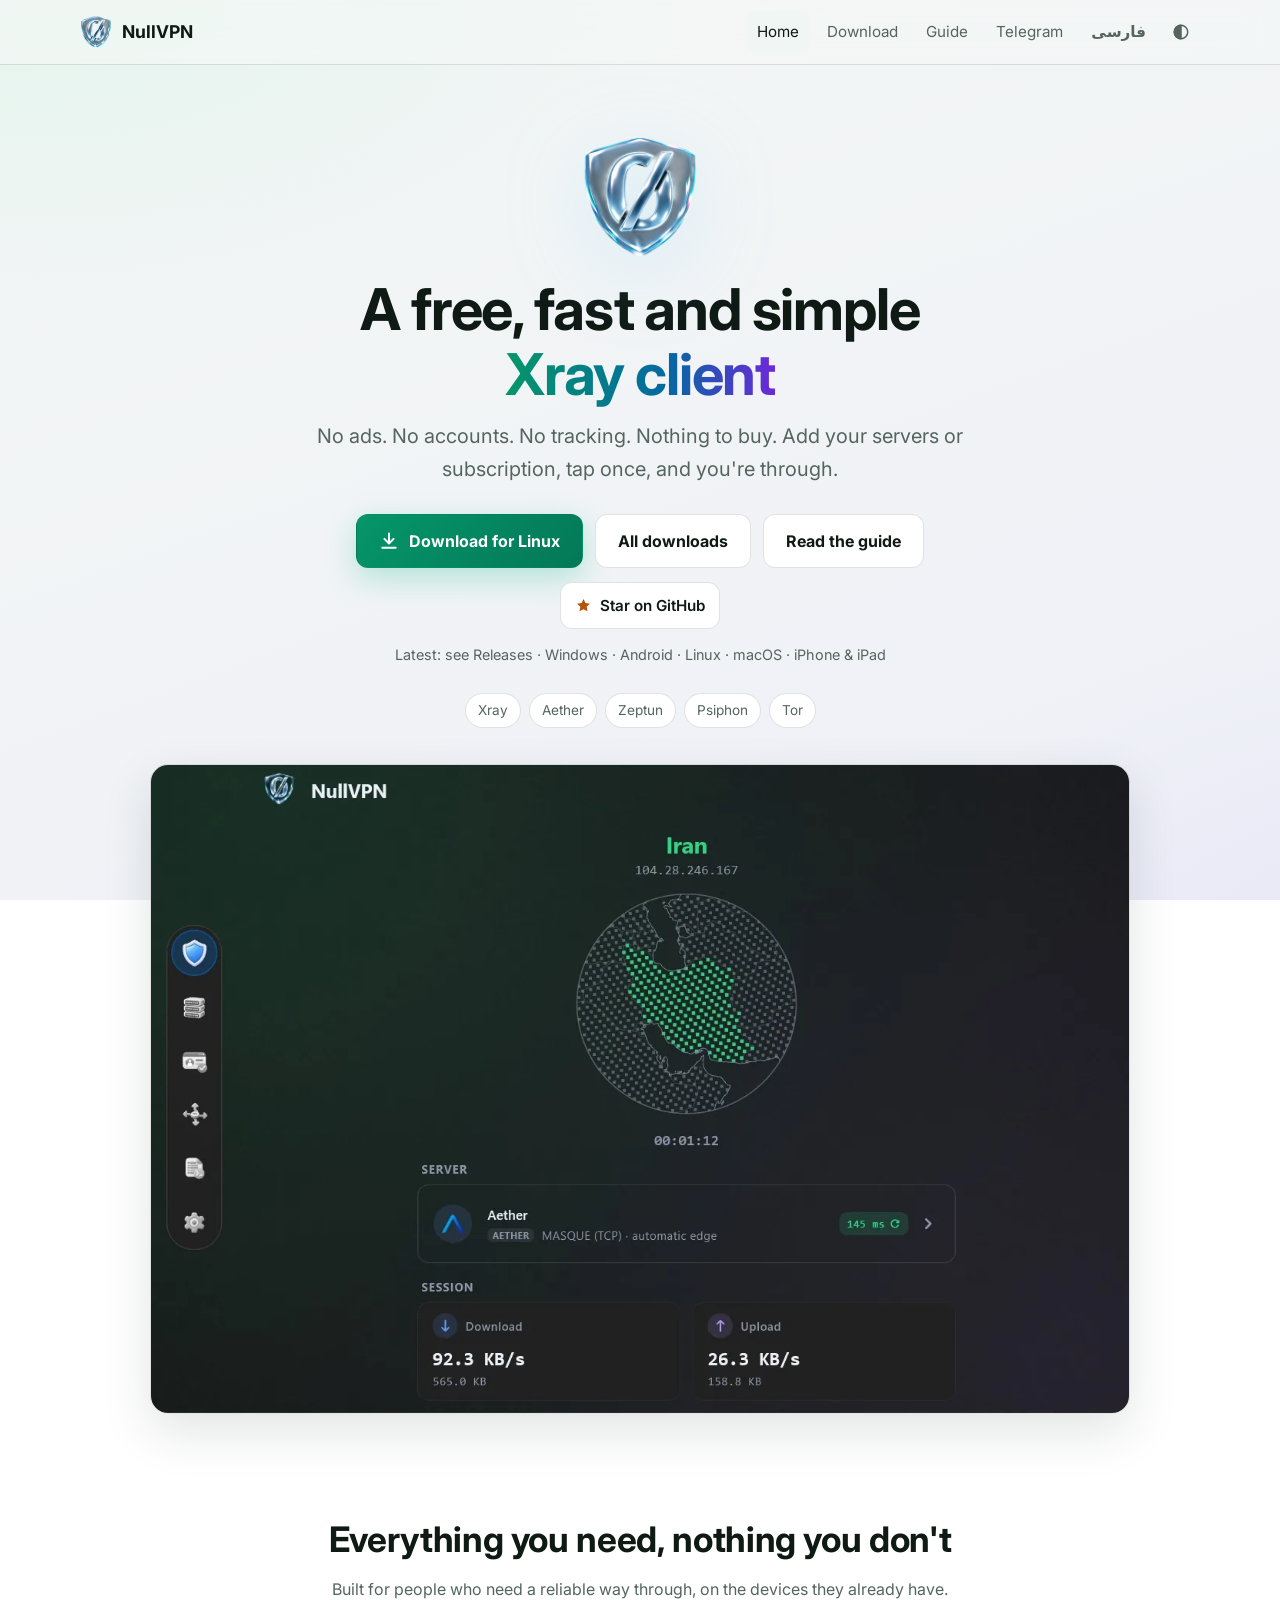
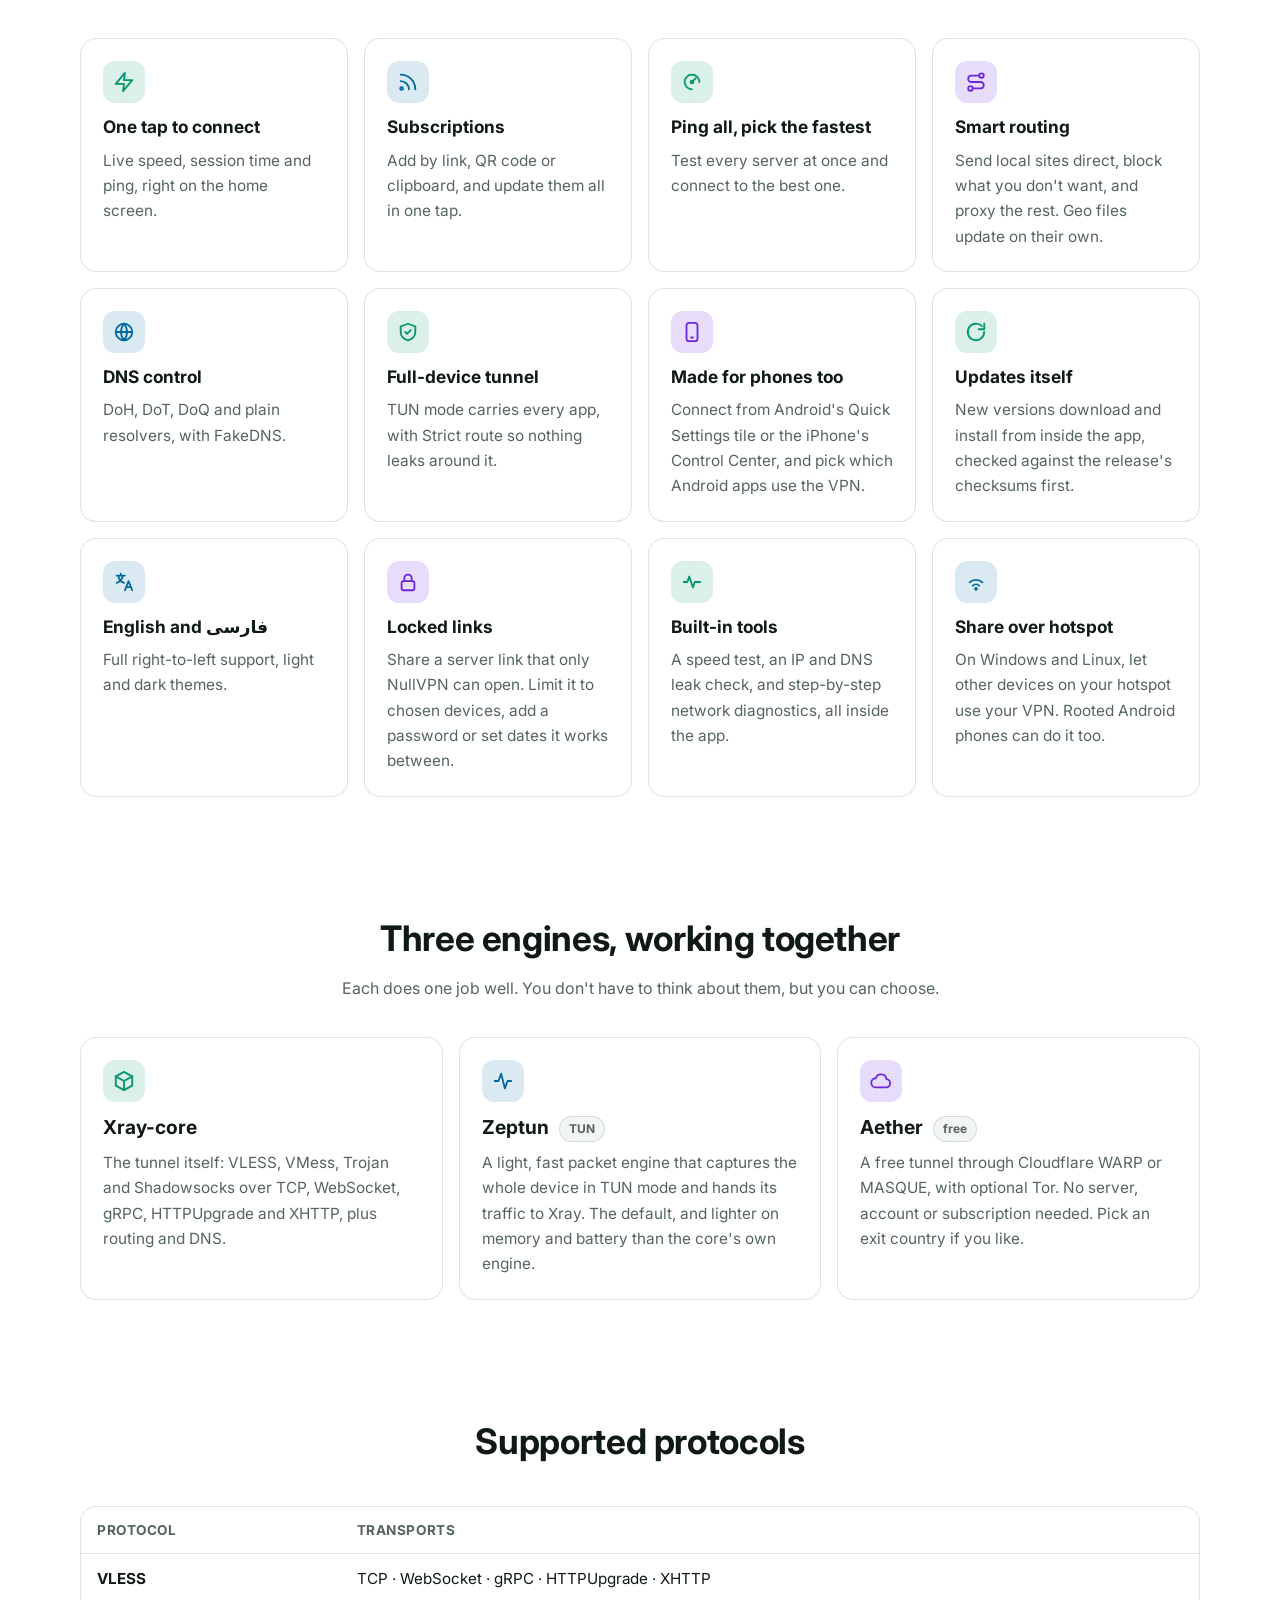
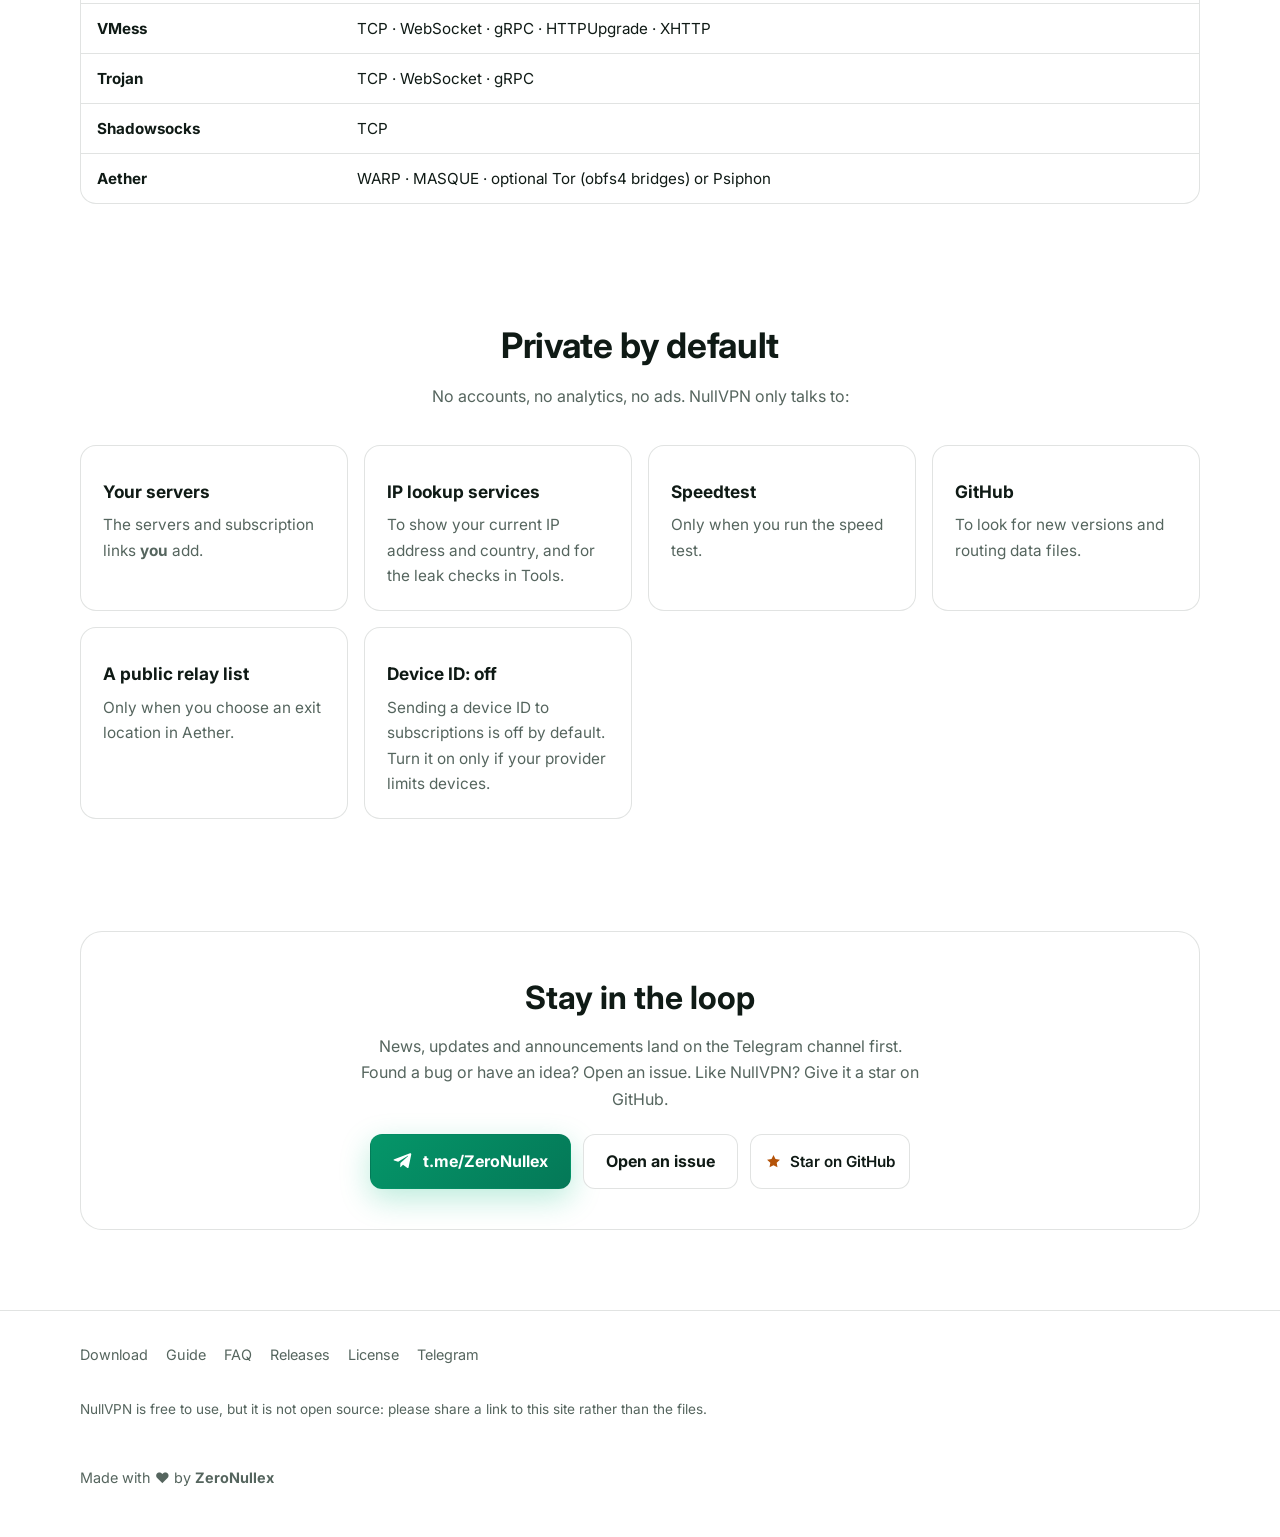
<file: index.html>
<!doctype html>
<html lang="en" dir="ltr">
<head>
<meta charset="utf-8">
<meta name="viewport" content="width=device-width, initial-scale=1">
<title>NullVPN — free Xray client</title>
<meta name="description" content="NullVPN is a free, fast and simple Xray client for Windows, Android, Linux, macOS and iPhone. No ads, no accounts, no tracking. With the Zeptun TUN engine and Aether's free WARP tunnel built in.">
<meta name="theme-color" content="#0b1210">
<link rel="icon" type="image/png" sizes="32x32" href="assets/logo-32.png">
<link rel="apple-touch-icon" href="assets/logo-180.png">
<link rel="alternate" hreflang="en" href="https://nullvpnapp.github.io/">
<link rel="alternate" hreflang="fa" href="https://nullvpnapp.github.io/fa/">
<meta property="og:title" content="NullVPN — free Xray client">
<meta property="og:description" content="Free, fast and simple. No ads, no accounts, no tracking. Windows, Android, Linux, macOS and iPhone.">
<meta property="og:image" content="https://nullvpnapp.github.io/assets/og.jpg">
<meta property="og:type" content="website">
<meta name="twitter:card" content="summary_large_image">
<link rel="preconnect" href="https://fonts.googleapis.com">
<link rel="preconnect" href="https://fonts.gstatic.com" crossorigin>
<link rel="stylesheet" href="https://fonts.googleapis.com/css2?family=Inter:wght@400;600;700;800&family=JetBrains+Mono:wght@400;600&display=swap">
<link rel="stylesheet" href="assets/style.css?v=6">
<script>try{var t=localStorage.getItem("theme");if(t)document.documentElement.setAttribute("data-theme",t)}catch(e){}</script>
<script src="assets/site.js?v=5" defer></script>
</head>
<body>

<header class="site-header">
  <div class="wrap">
    <a class="brand" href="./"><img src="assets/logo-64.png" alt="" width="32" height="32">NullVPN</a>
    <nav class="nav" aria-label="Main">
      <a href="./" aria-current="page">Home</a>
      <a href="download.html">Download</a>
      <a href="guide.html">Guide</a>
      <a href="https://t.me/ZeroNullex" rel="noopener">Telegram</a>
      <a class="lang" href="fa/" data-lang-switch lang="fa" hreflang="fa">فارسی</a>
      <button id="theme-toggle" class="icon-btn" type="button" aria-label="Switch theme">
        <svg viewBox="0 0 24 24" fill="none" stroke="currentColor" stroke-width="2" stroke-linecap="round" stroke-linejoin="round" aria-hidden="true"><circle cx="12" cy="12" r="9"/><path d="M12 3a9 9 0 0 0 0 18z" fill="currentColor"/></svg>
      </button>
    </nav>
  </div>
</header>

<main>
  <section class="hero">
    <div class="wrap">
      <img class="hero-logo" src="assets/logo-256.png" alt="NullVPN" width="120" height="120">
      <h1>A free, fast and simple<br><span class="grad">Xray client</span></h1>
      <p class="lead">No ads. No accounts. No tracking. Nothing to buy. Add your servers or subscription, tap once, and you're through.</p>
      <div class="hero-actions">
        <a id="primary-download" class="btn btn-primary" href="download.html" data-download-page="download.html">
          <svg viewBox="0 0 24 24" fill="none" stroke="currentColor" stroke-width="2.4" stroke-linecap="round" stroke-linejoin="round" aria-hidden="true"><path d="M12 3v12M6.5 9.5 12 15l5.5-5.5M4 20h16"/></svg>
          <span data-label>Download</span>
        </a>
        <a class="btn btn-ghost" href="download.html">All downloads</a>
        <a class="btn btn-ghost" href="guide.html">Read the guide</a>
      </div>
      <div class="hero-star"><a class="star-btn" href="https://github.com/snarefps/NullVPN" rel="noopener" title="Opens NullVPN on GitHub, where you can star it"><span class="star-main"><svg viewBox="0 0 24 24" fill="currentColor" aria-hidden="true"><path d="M12 2.8l2.8 5.8 6.3.9-4.6 4.4 1.1 6.3L12 17.2l-5.6 3 1.1-6.3L2.9 9.5l6.3-.9z"/></svg><span>Star on GitHub</span></span><span class="star-count" data-stars hidden></span></a></div>
      <p class="hero-note">Latest: <span data-version>see Releases</span> · Windows · Android · Linux · macOS · iPhone &amp; iPad</p>
      <ul class="pills">
        <li>Xray</li><li>Aether</li><li>Zeptun</li><li>Psiphon</li><li>Tor</li>
      </ul>
      <picture>
        <source srcset="assets/screenshot.webp" type="image/webp">
        <img class="shot" src="assets/screenshot.jpg" alt="NullVPN connected through Aether, showing the country, ping and the session's download and upload" width="1271" height="842">
      </picture>
    </div>
  </section>

  <section id="features">
    <div class="wrap">
      <div class="section-title">
        <h2>Everything you need, nothing you don't</h2>
        <p>Built for people who need a reliable way through, on the devices they already have.</p>
      </div>
      <div class="grid">
        <div class="card">
          <div class="ico"><svg viewBox="0 0 24 24" fill="none" stroke="currentColor" stroke-width="2" stroke-linecap="round" stroke-linejoin="round"><path d="M13 2 3 14h9l-1 8 10-12h-9z"/></svg></div>
          <h3>One tap to connect</h3>
          <p>Live speed, session time and ping, right on the home screen.</p>
        </div>
        <div class="card">
          <div class="ico ice"><svg viewBox="0 0 24 24" fill="none" stroke="currentColor" stroke-width="2" stroke-linecap="round" stroke-linejoin="round"><path d="M4 11a9 9 0 0 1 9 9M4 4a16 16 0 0 1 16 16"/><circle cx="5" cy="19" r="1.5"/></svg></div>
          <h3>Subscriptions</h3>
          <p>Add by link, QR code or clipboard, and update them all in one tap.</p>
        </div>
        <div class="card">
          <div class="ico"><svg viewBox="0 0 24 24" fill="none" stroke="currentColor" stroke-width="2" stroke-linecap="round" stroke-linejoin="round"><path d="M12 20a8 8 0 1 1 8-8"/><path d="m12 12 4-4"/><circle cx="12" cy="12" r="1.5"/></svg></div>
          <h3>Ping all, pick the fastest</h3>
          <p>Test every server at once and connect to the best one.</p>
        </div>
        <div class="card">
          <div class="ico violet"><svg viewBox="0 0 24 24" fill="none" stroke="currentColor" stroke-width="2" stroke-linecap="round" stroke-linejoin="round"><circle cx="6" cy="19" r="2.5"/><circle cx="18" cy="5" r="2.5"/><path d="M8.5 19H17a3.5 3.5 0 0 0 0-7H7a3.5 3.5 0 0 1 0-7h8.5"/></svg></div>
          <h3>Smart routing</h3>
          <p>Send local sites direct, block what you don't want, and proxy the rest. Geo files update on their own.</p>
        </div>
        <div class="card">
          <div class="ico ice"><svg viewBox="0 0 24 24" fill="none" stroke="currentColor" stroke-width="2" stroke-linecap="round" stroke-linejoin="round"><circle cx="12" cy="12" r="9"/><path d="M3 12h18M12 3a14 14 0 0 1 0 18M12 3a14 14 0 0 0 0 18"/></svg></div>
          <h3>DNS control</h3>
          <p>DoH, DoT, DoQ and plain resolvers, with FakeDNS.</p>
        </div>
        <div class="card">
          <div class="ico"><svg viewBox="0 0 24 24" fill="none" stroke="currentColor" stroke-width="2" stroke-linecap="round" stroke-linejoin="round"><path d="M12 3 4 6v6c0 4.5 3.4 8.3 8 9 4.6-.7 8-4.5 8-9V6z"/><path d="m9 12 2 2 4-4"/></svg></div>
          <h3>Full-device tunnel</h3>
          <p>TUN mode carries every app, with Strict route so nothing leaks around it.</p>
        </div>
        <div class="card">
          <div class="ico violet"><svg viewBox="0 0 24 24" fill="none" stroke="currentColor" stroke-width="2" stroke-linecap="round" stroke-linejoin="round"><rect x="6" y="2" width="12" height="20" rx="3"/><path d="M11 18h2"/></svg></div>
          <h3>Made for phones too</h3>
          <p>Connect from Android's Quick Settings tile or the iPhone's Control Center, and pick which Android apps use the VPN.</p>
        </div>
        <div class="card">
          <div class="ico"><svg viewBox="0 0 24 24" fill="none" stroke="currentColor" stroke-width="2" stroke-linecap="round" stroke-linejoin="round"><path d="M21 12a9 9 0 1 1-2.6-6.4"/><path d="M21 3v6h-6"/></svg></div>
          <h3>Updates itself</h3>
          <p>New versions download and install from inside the app, checked against the release's checksums first.</p>
        </div>
        <div class="card">
          <div class="ico ice"><svg viewBox="0 0 24 24" fill="none" stroke="currentColor" stroke-width="2" stroke-linecap="round" stroke-linejoin="round"><path d="M4 5h9M8.5 3v2M6 5c0 4 3 7 6 8M11 5c-1 4-4 7-7 8M13 21l4-10 4 10M14.5 17.5h5"/></svg></div>
          <h3>English and فارسی</h3>
          <p>Full right-to-left support, light and dark themes.</p>
        </div>
        <div class="card">
          <div class="ico violet"><svg viewBox="0 0 24 24" fill="none" stroke="currentColor" stroke-width="2" stroke-linecap="round" stroke-linejoin="round"><rect x="5" y="11" width="14" height="10" rx="2"/><path d="M8 11V8a4 4 0 0 1 8 0v3"/></svg></div>
          <h3>Locked links</h3>
          <p>Share a server link that only NullVPN can open. Limit it to chosen devices, add a password or set dates it works between.</p>
        </div>
        <div class="card">
          <div class="ico"><svg viewBox="0 0 24 24" fill="none" stroke="currentColor" stroke-width="2" stroke-linecap="round" stroke-linejoin="round"><path d="M3 12h4l2-6 4 12 2-6h6"/></svg></div>
          <h3>Built-in tools</h3>
          <p>A speed test, an IP and DNS leak check, and step-by-step network diagnostics, all inside the app.</p>
        </div>
        <div class="card">
          <div class="ico ice"><svg viewBox="0 0 24 24" fill="none" stroke="currentColor" stroke-width="2" stroke-linecap="round" stroke-linejoin="round"><path d="M5 12.5a10 10 0 0 1 14 0M8.5 16a5 5 0 0 1 7 0"/><circle cx="12" cy="19.5" r="1"/></svg></div>
          <h3>Share over hotspot</h3>
          <p>On Windows and Linux, let other devices on your hotspot use your VPN. Rooted Android phones can do it too.</p>
        </div>
      </div>
    </div>
  </section>

  <section id="cores">
    <div class="wrap">
      <div class="section-title">
        <h2>Three engines, working together</h2>
        <p>Each does one job well. You don't have to think about them, but you can choose.</p>
      </div>
      <div class="grid cores">
        <div class="card">
          <div class="ico"><svg viewBox="0 0 24 24" fill="none" stroke="currentColor" stroke-width="2" stroke-linecap="round" stroke-linejoin="round"><path d="m12 2 9 5v10l-9 5-9-5V7z"/><path d="m12 22V12M21 7l-9 5-9-5"/></svg></div>
          <h3>Xray-core</h3>
          <p>The tunnel itself: VLESS, VMess, Trojan and Shadowsocks over TCP, WebSocket, gRPC, HTTPUpgrade and XHTTP, plus routing and DNS.</p>
        </div>
        <div class="card">
          <div class="ico ice"><svg viewBox="0 0 24 24" fill="none" stroke="currentColor" stroke-width="2" stroke-linecap="round" stroke-linejoin="round"><path d="M3 12h4l3-8 4 16 3-8h4"/></svg></div>
          <h3>Zeptun <span class="tag">TUN</span></h3>
          <p>A light, fast packet engine that captures the whole device in TUN mode and hands its traffic to Xray. The default, and lighter on memory and battery than the core's own engine.</p>
        </div>
        <div class="card">
          <div class="ico violet"><svg viewBox="0 0 24 24" fill="none" stroke="currentColor" stroke-width="2" stroke-linecap="round" stroke-linejoin="round"><path d="M17.5 19a4.5 4.5 0 0 0 .5-8.97A6 6 0 0 0 6.34 9 4 4 0 0 0 6.5 19z"/></svg></div>
          <h3>Aether <span class="tag">free</span></h3>
          <p>A free tunnel through Cloudflare WARP or MASQUE, with optional Tor. No server, account or subscription needed. Pick an exit country if you like.</p>
        </div>
      </div>
    </div>
  </section>

  <section id="protocols">
    <div class="wrap">
      <div class="section-title">
        <h2>Supported protocols</h2>
      </div>
      <div class="table-wrap">
        <table>
          <thead><tr><th>Protocol</th><th>Transports</th></tr></thead>
          <tbody>
            <tr><td>VLESS</td><td>TCP · WebSocket · gRPC · HTTPUpgrade · XHTTP</td></tr>
            <tr><td>VMess</td><td>TCP · WebSocket · gRPC · HTTPUpgrade · XHTTP</td></tr>
            <tr><td>Trojan</td><td>TCP · WebSocket · gRPC</td></tr>
            <tr><td>Shadowsocks</td><td>TCP</td></tr>
            <tr><td>Aether</td><td>WARP · MASQUE · optional Tor (obfs4 bridges) or Psiphon</td></tr>
          </tbody>
        </table>
      </div>
    </div>
  </section>

  <section id="privacy">
    <div class="wrap">
      <div class="section-title">
        <h2>Private by default</h2>
        <p>No accounts, no analytics, no ads. NullVPN only talks to:</p>
      </div>
      <div class="grid">
        <div class="card"><h3>Your servers</h3><p>The servers and subscription links <strong>you</strong> add.</p></div>
        <div class="card"><h3>IP lookup services</h3><p>To show your current IP address and country, and for the leak checks in Tools.</p></div>
        <div class="card"><h3>Speedtest</h3><p>Only when you run the speed test.</p></div>
        <div class="card"><h3>GitHub</h3><p>To look for new versions and routing data files.</p></div>
        <div class="card"><h3>A public relay list</h3><p>Only when you choose an exit location in Aether.</p></div>
        <div class="card"><h3>Device ID: off</h3><p>Sending a device ID to subscriptions is off by default. Turn it on only if your provider limits devices.</p></div>
      </div>
    </div>
  </section>

  <section id="community">
    <div class="wrap">
      <div class="cta-band">
        <h2>Stay in the loop</h2>
        <p>News, updates and announcements land on the Telegram channel first. Found a bug or have an idea? Open an issue. Like NullVPN? Give it a star on GitHub.</p>
        <div class="hero-actions">
          <a class="btn btn-primary" href="https://t.me/ZeroNullex" rel="noopener">
            <svg viewBox="0 0 24 24" fill="currentColor" aria-hidden="true"><path d="M21.9 4.3 18.7 19.4c-.2 1.1-.9 1.3-1.8.8l-4.9-3.6-2.4 2.3c-.3.3-.5.5-1 .5l.3-5 9.1-8.2c.4-.4-.1-.6-.6-.2L6.2 13 1.4 11.5c-1-.3-1-1 .2-1.5l18.8-7.2c.9-.3 1.6.2 1.5 1.5z"/></svg>
            t.me/ZeroNullex
          </a>
          <a class="btn btn-ghost" href="https://github.com/snarefps/NullVPN/issues" rel="noopener">Open an issue</a>
          <a class="star-btn" href="https://github.com/snarefps/NullVPN" rel="noopener" title="Opens NullVPN on GitHub, where you can star it"><span class="star-main"><svg viewBox="0 0 24 24" fill="currentColor" aria-hidden="true"><path d="M12 2.8l2.8 5.8 6.3.9-4.6 4.4 1.1 6.3L12 17.2l-5.6 3 1.1-6.3L2.9 9.5l6.3-.9z"/></svg><span>Star on GitHub</span></span><span class="star-count" data-stars hidden></span></a>
        </div>
      </div>
    </div>
  </section>
</main>

<footer class="site-footer">
  <div class="wrap">
    <div class="foot-links">
      <a href="download.html">Download</a>
      <a href="guide.html">Guide</a>
      <a href="guide.html#faq">FAQ</a>
      <a href="https://github.com/snarefps/NullVPN/releases" rel="noopener">Releases</a>
      <a href="https://github.com/snarefps/NullVPN/blob/main/LICENSE" rel="noopener">License</a>
      <a href="https://t.me/ZeroNullex" rel="noopener">Telegram</a>
    </div>
    <p class="credits">NullVPN is free to use, but it is not open source: please share a link to this site rather than the files.</p>
    <p>Made with ❤️ by <strong>ZeroNullex</strong></p>
  </div>
</footer>

</body>
</html>
</file>
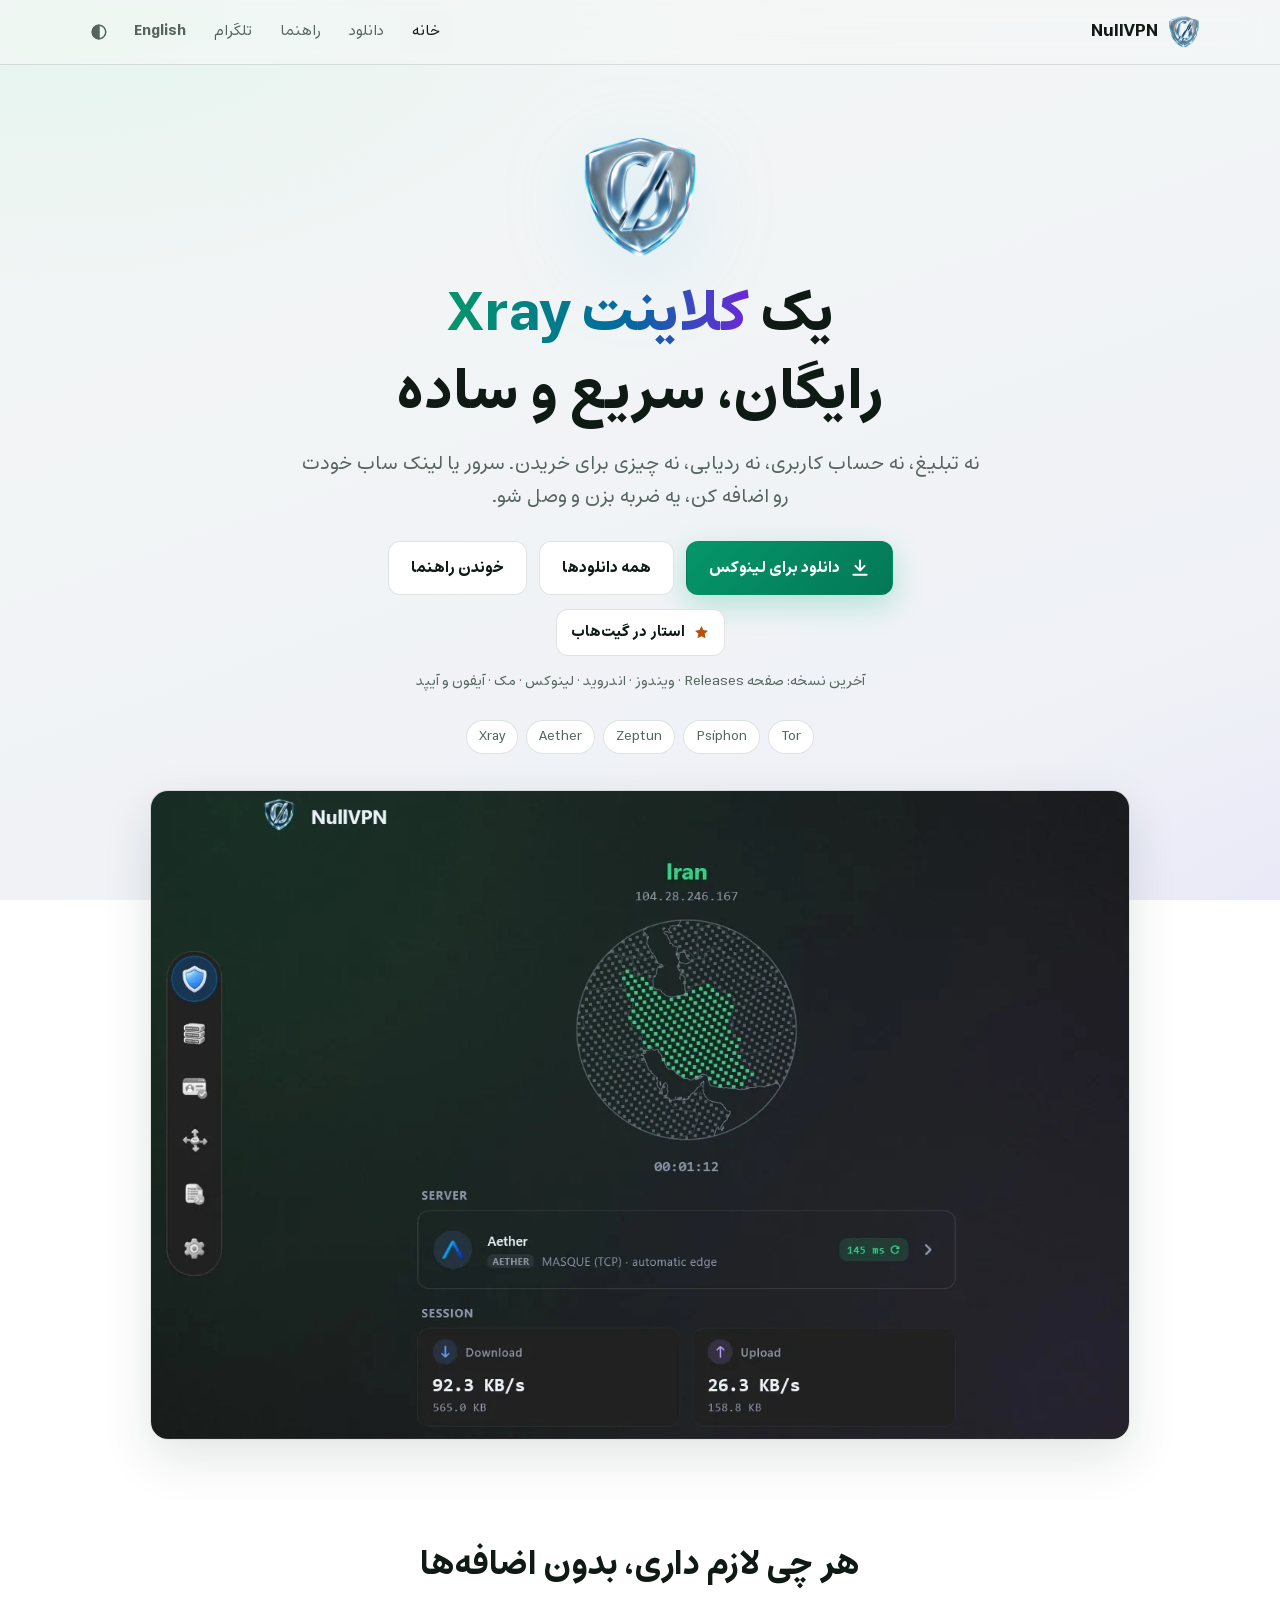
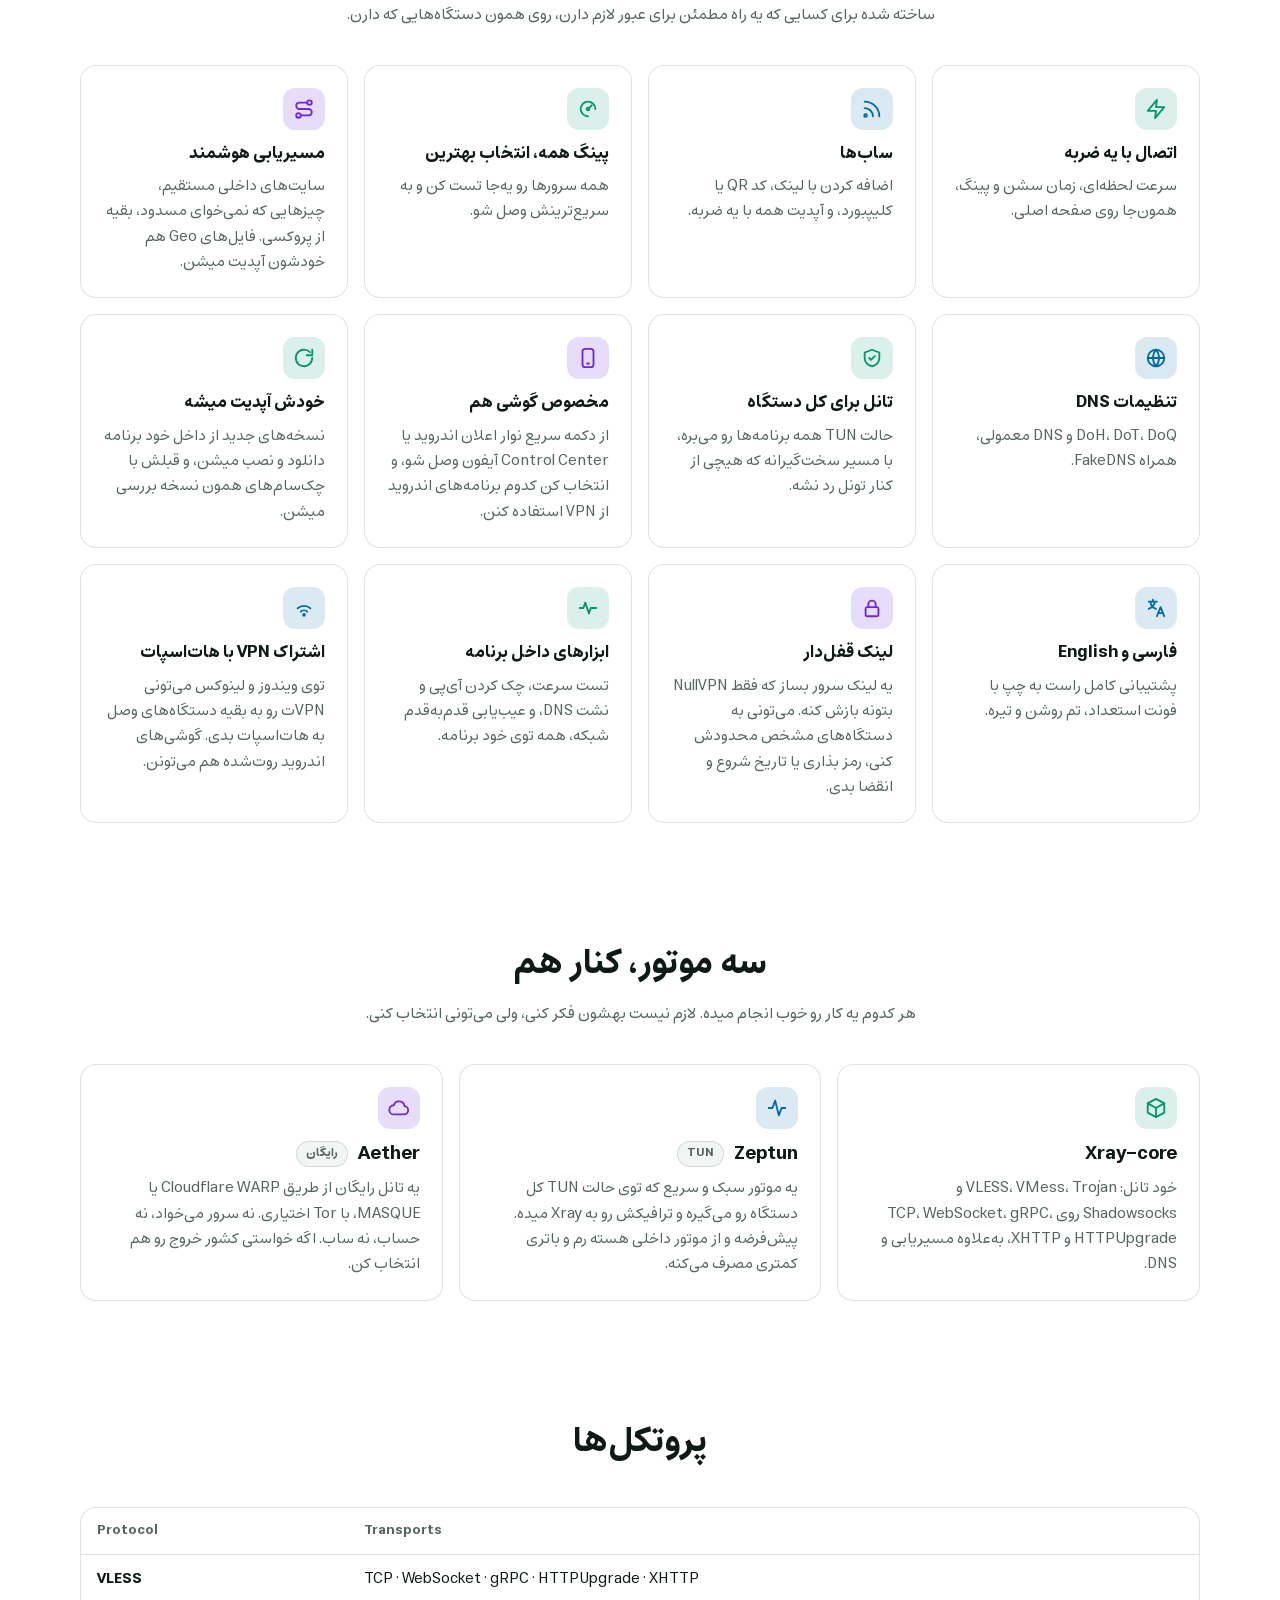
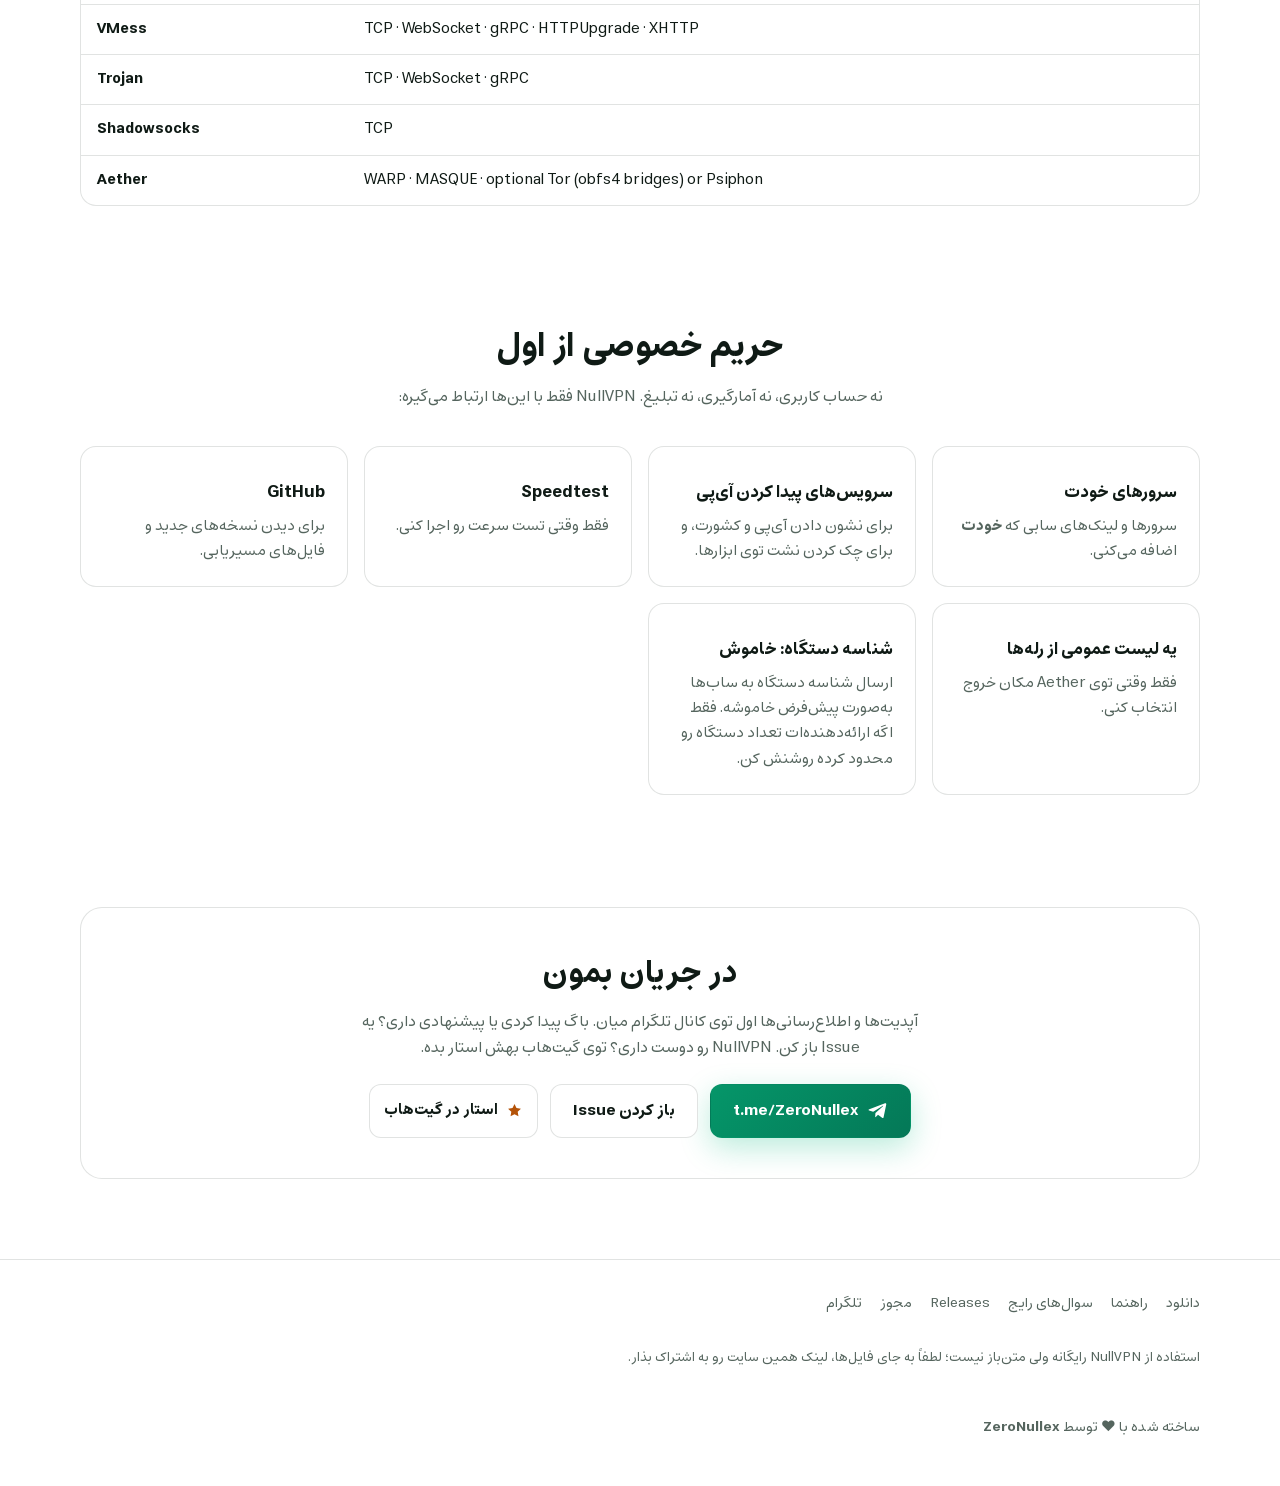
<file: fa/index.html>
<!doctype html>
<html lang="fa" dir="rtl">
<head>
<meta charset="utf-8">
<meta name="viewport" content="width=device-width, initial-scale=1">
<title>NullVPN — کلاینت رایگان Xray</title>
<meta name="description" content="NullVPN یک کلاینت Xray رایگان، سریع و ساده برای ویندوز، اندروید، لینوکس، مک و آیفونه. نه تبلیغ، نه حساب کاربری، نه ردیابی. همراه با موتور Zeptun و تانل رایگان Aether.">
<meta name="theme-color" content="#0b1210">
<link rel="icon" type="image/png" sizes="32x32" href="../assets/logo-32.png">
<link rel="apple-touch-icon" href="../assets/logo-180.png">
<link rel="alternate" hreflang="en" href="https://nullvpnapp.github.io/">
<link rel="alternate" hreflang="fa" href="https://nullvpnapp.github.io/fa/">
<meta property="og:title" content="NullVPN — کلاینت رایگان Xray">
<meta property="og:description" content="رایگان، سریع و ساده. نه تبلیغ، نه حساب کاربری، نه ردیابی. ویندوز، اندروید، لینوکس، مک و آیفون.">
<meta property="og:image" content="https://nullvpnapp.github.io/assets/og.jpg">
<meta property="og:type" content="website">
<meta property="og:locale" content="fa_IR">
<meta name="twitter:card" content="summary_large_image">
<link rel="preconnect" href="https://fonts.googleapis.com">
<link rel="preconnect" href="https://fonts.gstatic.com" crossorigin>
<link rel="stylesheet" href="https://fonts.googleapis.com/css2?family=Inter:wght@400;600;700;800&family=JetBrains+Mono:wght@400;600&display=swap">
<link rel="stylesheet" href="../assets/style.css?v=6">
<script>try{var t=localStorage.getItem("theme");if(t)document.documentElement.setAttribute("data-theme",t)}catch(e){}</script>
<script src="../assets/site.js?v=5" defer></script>
</head>
<body>

<header class="site-header">
  <div class="wrap">
    <a class="brand" href="./"><img src="../assets/logo-64.png" alt="" width="32" height="32">NullVPN</a>
    <nav class="nav" aria-label="منو">
      <a href="./" aria-current="page">خانه</a>
      <a href="download.html">دانلود</a>
      <a href="guide.html">راهنما</a>
      <a href="https://t.me/ZeroNullex" rel="noopener">تلگرام</a>
      <a class="lang" href="../" data-lang-switch lang="en" hreflang="en">English</a>
      <button id="theme-toggle" class="icon-btn" type="button" aria-label="تغییر تم">
        <svg viewBox="0 0 24 24" fill="none" stroke="currentColor" stroke-width="2" stroke-linecap="round" stroke-linejoin="round" aria-hidden="true"><circle cx="12" cy="12" r="9"/><path d="M12 3a9 9 0 0 0 0 18z" fill="currentColor"/></svg>
      </button>
    </nav>
  </div>
</header>

<main>
  <section class="hero">
    <div class="wrap">
      <img class="hero-logo" src="../assets/logo-256.png" alt="NullVPN" width="120" height="120">
      <h1>یک <span class="grad">کلاینت Xray</span><br>رایگان، سریع و ساده</h1>
      <p class="lead">نه تبلیغ، نه حساب کاربری، نه ردیابی، نه چیزی برای خریدن. سرور یا لینک ساب خودت رو اضافه کن، یه ضربه بزن و وصل شو.</p>
      <div class="hero-actions">
        <a id="primary-download" class="btn btn-primary" href="download.html" data-download-page="download.html">
          <svg viewBox="0 0 24 24" fill="none" stroke="currentColor" stroke-width="2.4" stroke-linecap="round" stroke-linejoin="round" aria-hidden="true"><path d="M12 3v12M6.5 9.5 12 15l5.5-5.5M4 20h16"/></svg>
          <span data-label>دانلود</span>
        </a>
        <a class="btn btn-ghost" href="download.html">همه دانلودها</a>
        <a class="btn btn-ghost" href="guide.html">خوندن راهنما</a>
      </div>
      <div class="hero-star"><a class="star-btn" href="https://github.com/snarefps/NullVPN" rel="noopener" title="NullVPN رو توی گیت‌هاب باز می‌کنه تا بهش استار بدی"><span class="star-main"><svg viewBox="0 0 24 24" fill="currentColor" aria-hidden="true"><path d="M12 2.8l2.8 5.8 6.3.9-4.6 4.4 1.1 6.3L12 17.2l-5.6 3 1.1-6.3L2.9 9.5l6.3-.9z"/></svg><span>استار در گیت‌هاب</span></span><span class="star-count" data-stars hidden></span></a></div>
      <p class="hero-note">آخرین نسخه: <span data-version>صفحه Releases</span> · ویندوز · اندروید · لینوکس · مک · آیفون و آیپد</p>
      <ul class="pills" dir="ltr">
        <li>Xray</li><li>Aether</li><li>Zeptun</li><li>Psiphon</li><li>Tor</li>
      </ul>
      <picture>
        <source srcset="../assets/screenshot.webp" type="image/webp">
        <img class="shot" src="../assets/screenshot.jpg" alt="NullVPN وصل شده از طریق Aether، با کشور، پینگ و دانلود و آپلود سشن" width="1271" height="842">
      </picture>
    </div>
  </section>

  <section id="features">
    <div class="wrap">
      <div class="section-title">
        <h2>هر چی لازم داری، بدون اضافه‌ها</h2>
        <p>ساخته شده برای کسایی که یه راه مطمئن برای عبور لازم دارن، روی همون دستگاه‌هایی که دارن.</p>
      </div>
      <div class="grid">
        <div class="card">
          <div class="ico"><svg viewBox="0 0 24 24" fill="none" stroke="currentColor" stroke-width="2" stroke-linecap="round" stroke-linejoin="round"><path d="M13 2 3 14h9l-1 8 10-12h-9z"/></svg></div>
          <h3>اتصال با یه ضربه</h3>
          <p>سرعت لحظه‌ای، زمان سشن و پینگ، همون‌جا روی صفحه اصلی.</p>
        </div>
        <div class="card">
          <div class="ico ice"><svg viewBox="0 0 24 24" fill="none" stroke="currentColor" stroke-width="2" stroke-linecap="round" stroke-linejoin="round"><path d="M4 11a9 9 0 0 1 9 9M4 4a16 16 0 0 1 16 16"/><circle cx="5" cy="19" r="1.5"/></svg></div>
          <h3>ساب‌ها</h3>
          <p>اضافه کردن با لینک، کد QR یا کلیپبورد، و آپدیت همه با یه ضربه.</p>
        </div>
        <div class="card">
          <div class="ico"><svg viewBox="0 0 24 24" fill="none" stroke="currentColor" stroke-width="2" stroke-linecap="round" stroke-linejoin="round"><path d="M12 20a8 8 0 1 1 8-8"/><path d="m12 12 4-4"/><circle cx="12" cy="12" r="1.5"/></svg></div>
          <h3>پینگ همه، انتخاب بهترین</h3>
          <p>همه سرورها رو یه‌جا تست کن و به سریع‌ترینش وصل شو.</p>
        </div>
        <div class="card">
          <div class="ico violet"><svg viewBox="0 0 24 24" fill="none" stroke="currentColor" stroke-width="2" stroke-linecap="round" stroke-linejoin="round"><circle cx="6" cy="19" r="2.5"/><circle cx="18" cy="5" r="2.5"/><path d="M8.5 19H17a3.5 3.5 0 0 0 0-7H7a3.5 3.5 0 0 1 0-7h8.5"/></svg></div>
          <h3>مسیریابی هوشمند</h3>
          <p>سایت‌های داخلی مستقیم، چیزهایی که نمی‌خوای مسدود، بقیه از پروکسی. فایل‌های Geo هم خودشون آپدیت میشن.</p>
        </div>
        <div class="card">
          <div class="ico ice"><svg viewBox="0 0 24 24" fill="none" stroke="currentColor" stroke-width="2" stroke-linecap="round" stroke-linejoin="round"><circle cx="12" cy="12" r="9"/><path d="M3 12h18M12 3a14 14 0 0 1 0 18M12 3a14 14 0 0 0 0 18"/></svg></div>
          <h3>تنظیمات DNS</h3>
          <p>DoH، DoT، DoQ و DNS معمولی، همراه FakeDNS.</p>
        </div>
        <div class="card">
          <div class="ico"><svg viewBox="0 0 24 24" fill="none" stroke="currentColor" stroke-width="2" stroke-linecap="round" stroke-linejoin="round"><path d="M12 3 4 6v6c0 4.5 3.4 8.3 8 9 4.6-.7 8-4.5 8-9V6z"/><path d="m9 12 2 2 4-4"/></svg></div>
          <h3>تانل برای کل دستگاه</h3>
          <p>حالت TUN همه برنامه‌ها رو می‌بره، با مسیر سخت‌گیرانه که هیچی از کنار تونل رد نشه.</p>
        </div>
        <div class="card">
          <div class="ico violet"><svg viewBox="0 0 24 24" fill="none" stroke="currentColor" stroke-width="2" stroke-linecap="round" stroke-linejoin="round"><rect x="6" y="2" width="12" height="20" rx="3"/><path d="M11 18h2"/></svg></div>
          <h3>مخصوص گوشی هم</h3>
          <p>از دکمه سریع نوار اعلان اندروید یا Control Center آیفون وصل شو، و انتخاب کن کدوم برنامه‌های اندروید از VPN استفاده کنن.</p>
        </div>
        <div class="card">
          <div class="ico"><svg viewBox="0 0 24 24" fill="none" stroke="currentColor" stroke-width="2" stroke-linecap="round" stroke-linejoin="round"><path d="M21 12a9 9 0 1 1-2.6-6.4"/><path d="M21 3v6h-6"/></svg></div>
          <h3>خودش آپدیت میشه</h3>
          <p>نسخه‌های جدید از داخل خود برنامه دانلود و نصب میشن، و قبلش با چک‌سام‌های همون نسخه بررسی میشن.</p>
        </div>
        <div class="card">
          <div class="ico ice"><svg viewBox="0 0 24 24" fill="none" stroke="currentColor" stroke-width="2" stroke-linecap="round" stroke-linejoin="round"><path d="M4 5h9M8.5 3v2M6 5c0 4 3 7 6 8M11 5c-1 4-4 7-7 8M13 21l4-10 4 10M14.5 17.5h5"/></svg></div>
          <h3>فارسی و English</h3>
          <p>پشتیبانی کامل راست به چپ با فونت استعداد، تم روشن و تیره.</p>
        </div>
        <div class="card">
          <div class="ico violet"><svg viewBox="0 0 24 24" fill="none" stroke="currentColor" stroke-width="2" stroke-linecap="round" stroke-linejoin="round"><rect x="5" y="11" width="14" height="10" rx="2"/><path d="M8 11V8a4 4 0 0 1 8 0v3"/></svg></div>
          <h3>لینک قفل‌دار</h3>
          <p>یه لینک سرور بساز که فقط NullVPN بتونه بازش کنه. می‌تونی به دستگاه‌های مشخص محدودش کنی، رمز بذاری یا تاریخ شروع و انقضا بدی.</p>
        </div>
        <div class="card">
          <div class="ico"><svg viewBox="0 0 24 24" fill="none" stroke="currentColor" stroke-width="2" stroke-linecap="round" stroke-linejoin="round"><path d="M3 12h4l2-6 4 12 2-6h6"/></svg></div>
          <h3>ابزارهای داخل برنامه</h3>
          <p>تست سرعت، چک کردن آی‌پی و نشت DNS، و عیب‌یابی قدم‌به‌قدم شبکه، همه توی خود برنامه.</p>
        </div>
        <div class="card">
          <div class="ico ice"><svg viewBox="0 0 24 24" fill="none" stroke="currentColor" stroke-width="2" stroke-linecap="round" stroke-linejoin="round"><path d="M5 12.5a10 10 0 0 1 14 0M8.5 16a5 5 0 0 1 7 0"/><circle cx="12" cy="19.5" r="1"/></svg></div>
          <h3>اشتراک VPN با هات‌اسپات</h3>
          <p>توی ویندوز و لینوکس می‌تونی VPNت رو به بقیه دستگاه‌های وصل به هات‌اسپات بدی. گوشی‌های اندروید روت‌شده هم می‌تونن.</p>
        </div>
      </div>
    </div>
  </section>

  <section id="cores">
    <div class="wrap">
      <div class="section-title">
        <h2>سه موتور، کنار هم</h2>
        <p>هر کدوم یه کار رو خوب انجام میده. لازم نیست بهشون فکر کنی، ولی می‌تونی انتخاب کنی.</p>
      </div>
      <div class="grid cores">
        <div class="card">
          <div class="ico"><svg viewBox="0 0 24 24" fill="none" stroke="currentColor" stroke-width="2" stroke-linecap="round" stroke-linejoin="round"><path d="m12 2 9 5v10l-9 5-9-5V7z"/><path d="m12 22V12M21 7l-9 5-9-5"/></svg></div>
          <h3>Xray-core</h3>
          <p>خود تانل: VLESS، VMess، Trojan و Shadowsocks روی TCP، WebSocket، gRPC، HTTPUpgrade و XHTTP، به‌علاوه مسیریابی و DNS.</p>
        </div>
        <div class="card">
          <div class="ico ice"><svg viewBox="0 0 24 24" fill="none" stroke="currentColor" stroke-width="2" stroke-linecap="round" stroke-linejoin="round"><path d="M3 12h4l3-8 4 16 3-8h4"/></svg></div>
          <h3>Zeptun <span class="tag">TUN</span></h3>
          <p>یه موتور سبک و سریع که توی حالت TUN کل دستگاه رو می‌گیره و ترافیکش رو به Xray میده. پیش‌فرضه و از موتور داخلی هسته رم و باتری کمتری مصرف می‌کنه.</p>
        </div>
        <div class="card">
          <div class="ico violet"><svg viewBox="0 0 24 24" fill="none" stroke="currentColor" stroke-width="2" stroke-linecap="round" stroke-linejoin="round"><path d="M17.5 19a4.5 4.5 0 0 0 .5-8.97A6 6 0 0 0 6.34 9 4 4 0 0 0 6.5 19z"/></svg></div>
          <h3>Aether <span class="tag">رایگان</span></h3>
          <p>یه تانل رایگان از طریق Cloudflare WARP یا MASQUE، با Tor اختیاری. نه سرور می‌خواد، نه حساب، نه ساب. اگه خواستی کشور خروج رو هم انتخاب کن.</p>
        </div>
      </div>
    </div>
  </section>

  <section id="protocols">
    <div class="wrap">
      <div class="section-title">
        <h2>پروتکل‌ها</h2>
      </div>
      <div class="table-wrap" dir="ltr">
        <table>
          <thead><tr><th>Protocol</th><th>Transports</th></tr></thead>
          <tbody>
            <tr><td>VLESS</td><td>TCP · WebSocket · gRPC · HTTPUpgrade · XHTTP</td></tr>
            <tr><td>VMess</td><td>TCP · WebSocket · gRPC · HTTPUpgrade · XHTTP</td></tr>
            <tr><td>Trojan</td><td>TCP · WebSocket · gRPC</td></tr>
            <tr><td>Shadowsocks</td><td>TCP</td></tr>
            <tr><td>Aether</td><td>WARP · MASQUE · optional Tor (obfs4 bridges) or Psiphon</td></tr>
          </tbody>
        </table>
      </div>
    </div>
  </section>

  <section id="privacy">
    <div class="wrap">
      <div class="section-title">
        <h2>حریم خصوصی از اول</h2>
        <p>نه حساب کاربری، نه آمارگیری، نه تبلیغ. NullVPN فقط با این‌ها ارتباط می‌گیره:</p>
      </div>
      <div class="grid">
        <div class="card"><h3>سرورهای خودت</h3><p>سرورها و لینک‌های سابی که <strong>خودت</strong> اضافه می‌کنی.</p></div>
        <div class="card"><h3>سرویس‌های پیدا کردن آی‌پی</h3><p>برای نشون دادن آی‌پی و کشورت، و برای چک کردن نشت توی ابزارها.</p></div>
        <div class="card"><h3>Speedtest</h3><p>فقط وقتی تست سرعت رو اجرا کنی.</p></div>
        <div class="card"><h3>GitHub</h3><p>برای دیدن نسخه‌های جدید و فایل‌های مسیریابی.</p></div>
        <div class="card"><h3>یه لیست عمومی از رله‌ها</h3><p>فقط وقتی توی Aether مکان خروج انتخاب کنی.</p></div>
        <div class="card"><h3>شناسه دستگاه: خاموش</h3><p>ارسال شناسه دستگاه به ساب‌ها به‌صورت پیش‌فرض خاموشه. فقط اگه ارائه‌دهنده‌ات تعداد دستگاه رو محدود کرده روشنش کن.</p></div>
      </div>
    </div>
  </section>

  <section id="community">
    <div class="wrap">
      <div class="cta-band">
        <h2>در جریان بمون</h2>
        <p>آپدیت‌ها و اطلاع‌رسانی‌ها اول توی کانال تلگرام میان. باگ پیدا کردی یا پیشنهادی داری؟ یه Issue باز کن. NullVPN رو دوست داری؟ توی گیت‌هاب بهش استار بده.</p>
        <div class="hero-actions">
          <a class="btn btn-primary" href="https://t.me/ZeroNullex" rel="noopener">
            <svg viewBox="0 0 24 24" fill="currentColor" aria-hidden="true"><path d="M21.9 4.3 18.7 19.4c-.2 1.1-.9 1.3-1.8.8l-4.9-3.6-2.4 2.3c-.3.3-.5.5-1 .5l.3-5 9.1-8.2c.4-.4-.1-.6-.6-.2L6.2 13 1.4 11.5c-1-.3-1-1 .2-1.5l18.8-7.2c.9-.3 1.6.2 1.5 1.5z"/></svg>
            <span dir="ltr">t.me/ZeroNullex</span>
          </a>
          <a class="btn btn-ghost" href="https://github.com/snarefps/NullVPN/issues" rel="noopener">باز کردن Issue</a>
          <a class="star-btn" href="https://github.com/snarefps/NullVPN" rel="noopener" title="NullVPN رو توی گیت‌هاب باز می‌کنه تا بهش استار بدی"><span class="star-main"><svg viewBox="0 0 24 24" fill="currentColor" aria-hidden="true"><path d="M12 2.8l2.8 5.8 6.3.9-4.6 4.4 1.1 6.3L12 17.2l-5.6 3 1.1-6.3L2.9 9.5l6.3-.9z"/></svg><span>استار در گیت‌هاب</span></span><span class="star-count" data-stars hidden></span></a>
        </div>
      </div>
    </div>
  </section>
</main>

<footer class="site-footer">
  <div class="wrap">
    <div class="foot-links">
      <a href="download.html">دانلود</a>
      <a href="guide.html">راهنما</a>
      <a href="guide.html#faq">سوال‌های رایج</a>
      <a href="https://github.com/snarefps/NullVPN/releases" rel="noopener">Releases</a>
      <a href="https://github.com/snarefps/NullVPN/blob/main/LICENSE" rel="noopener">مجوز</a>
      <a href="https://t.me/ZeroNullex" rel="noopener">تلگرام</a>
    </div>
    <p class="credits">استفاده از NullVPN رایگانه ولی متن‌باز نیست؛ لطفاً به جای فایل‌ها، لینک همین سایت رو به اشتراک بذار.</p>
    <p>ساخته شده با ❤️ توسط <strong>ZeroNullex</strong></p>
  </div>
</footer>

</body>
</html>
</file>
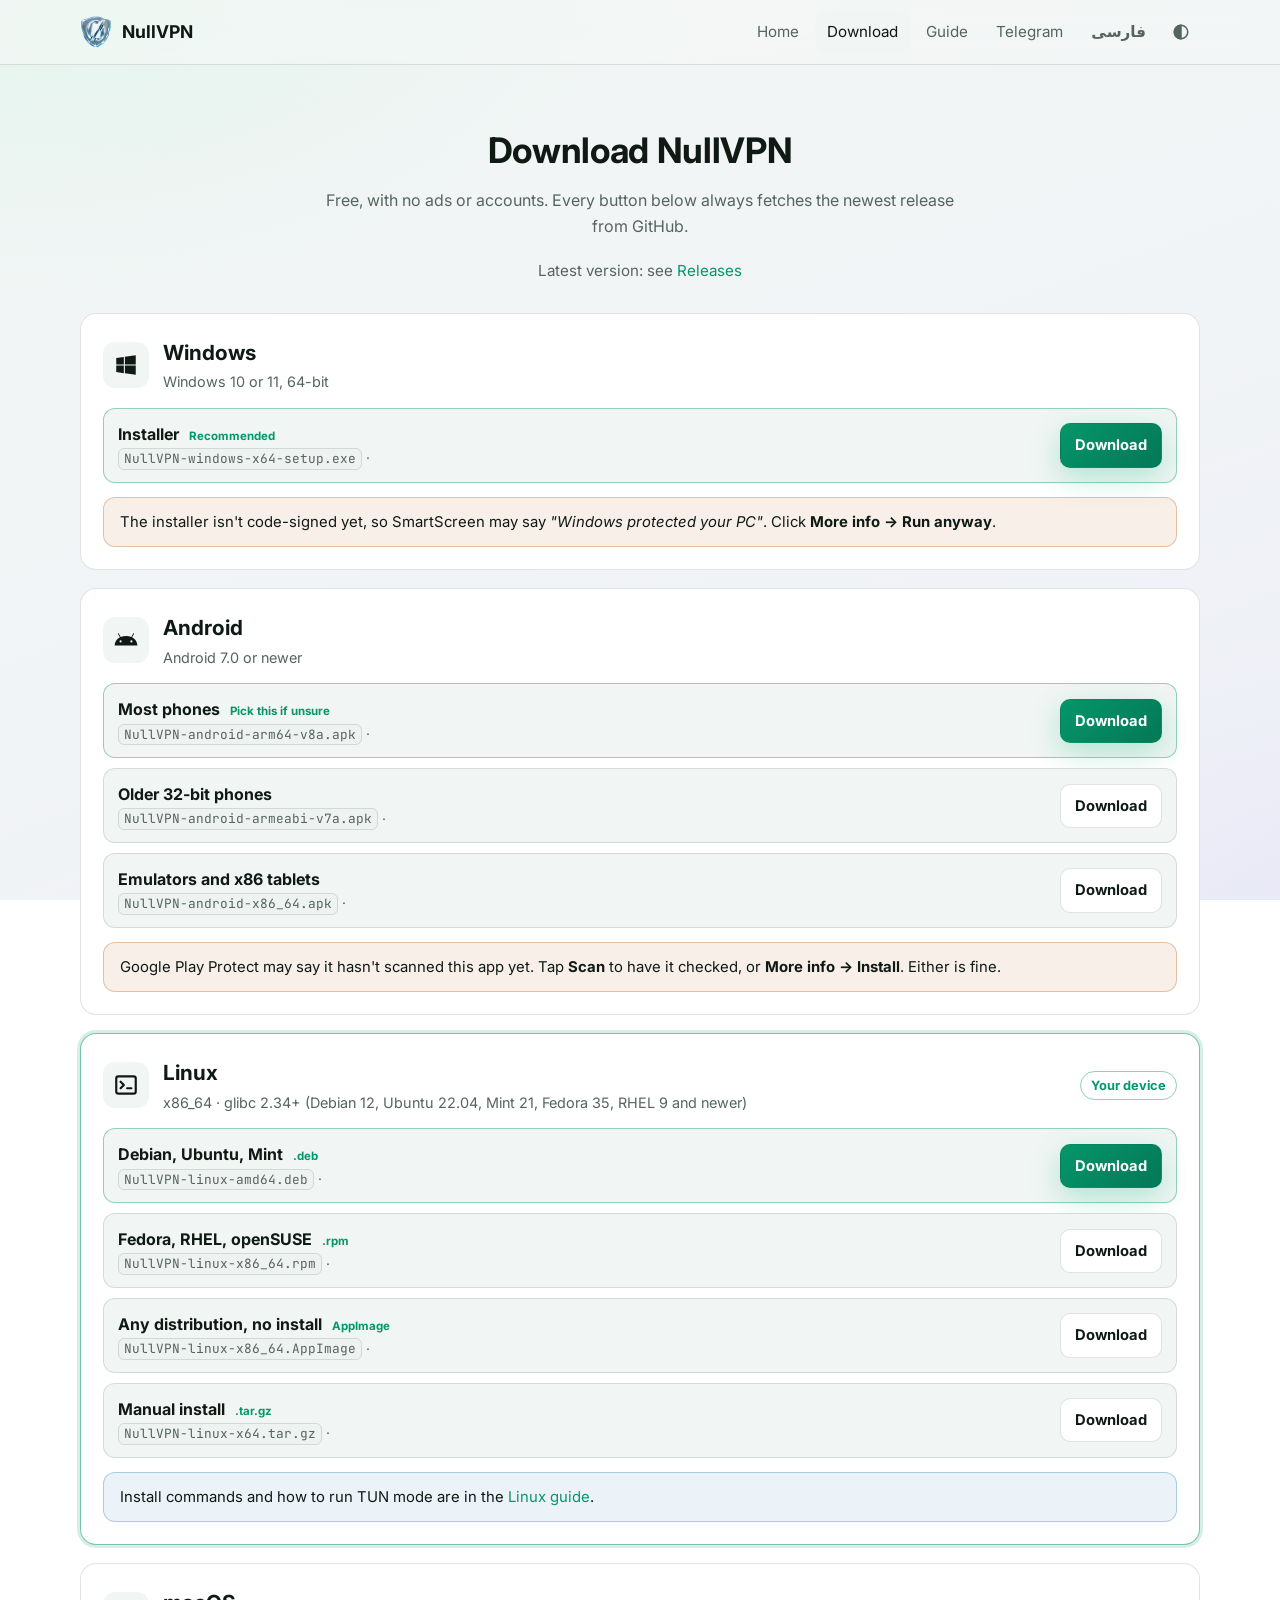
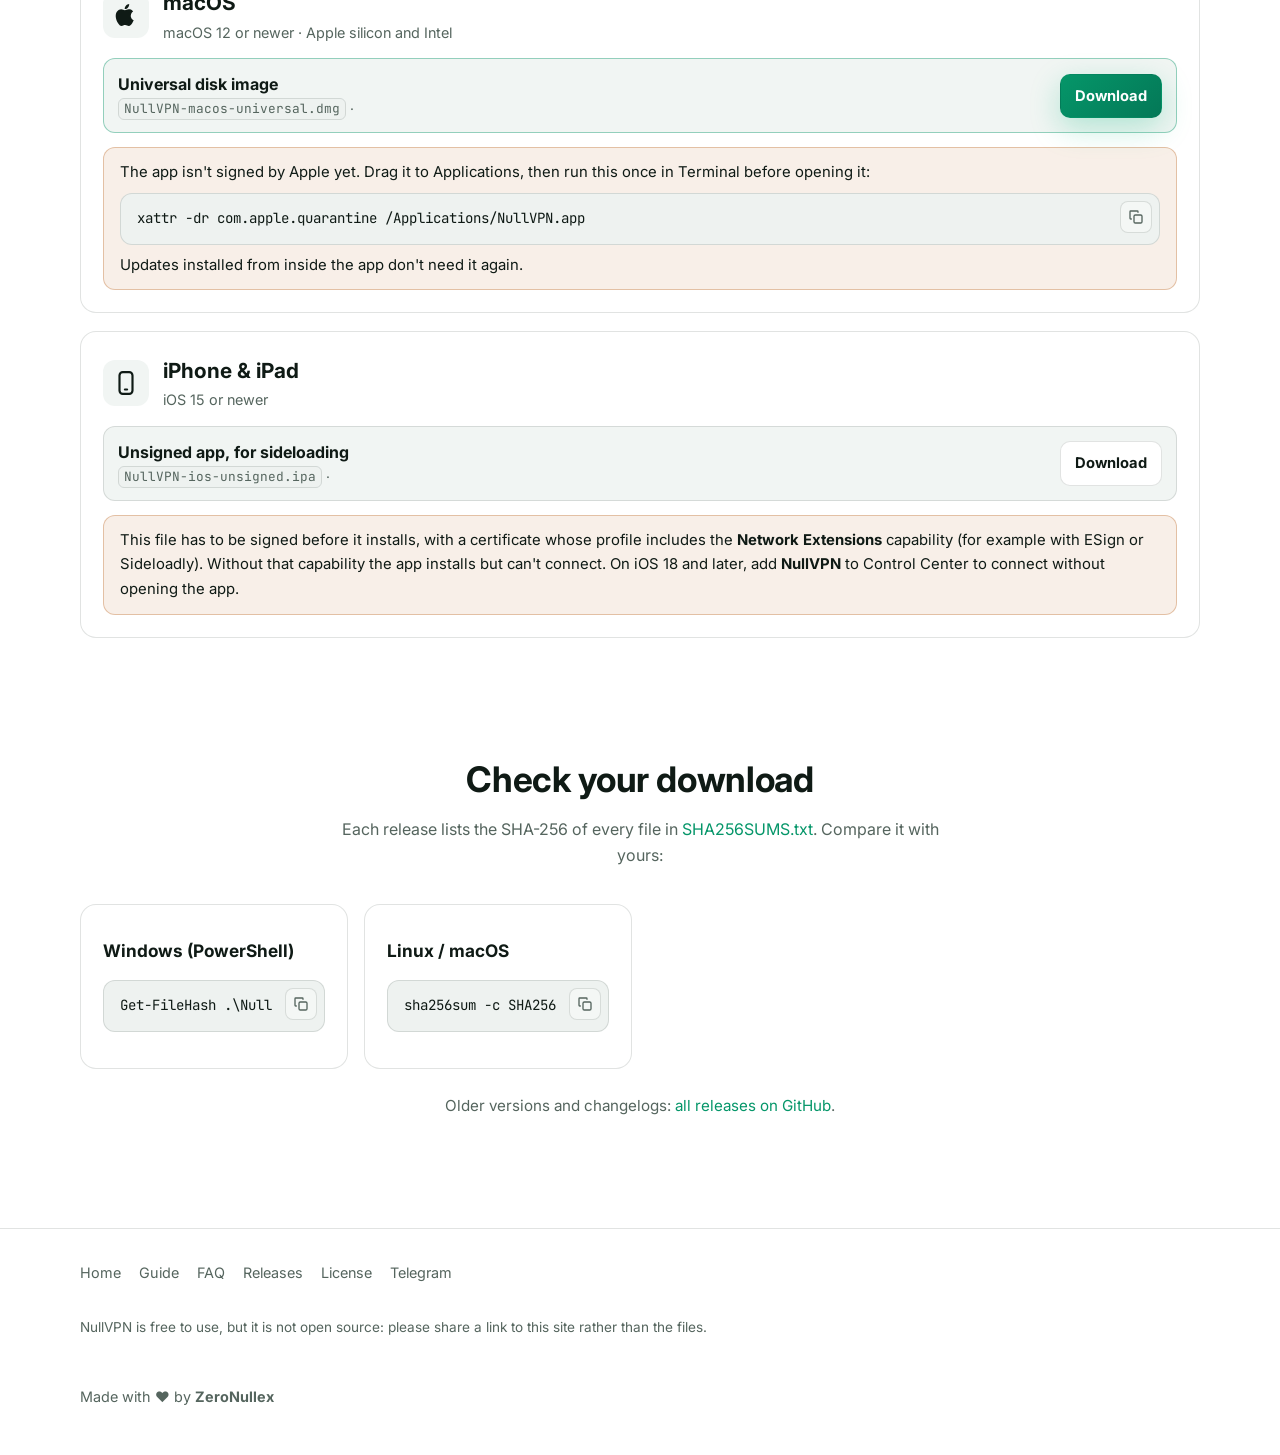
<file: download.html>
<!doctype html>
<html lang="en" dir="ltr">
<head>
<meta charset="utf-8">
<meta name="viewport" content="width=device-width, initial-scale=1">
<title>Download NullVPN</title>
<meta name="description" content="Download NullVPN for Windows, Android, Linux, macOS and iPhone. Always the latest release, straight from GitHub.">
<meta name="theme-color" content="#0b1210">
<link rel="icon" type="image/png" sizes="32x32" href="assets/logo-32.png">
<link rel="apple-touch-icon" href="assets/logo-180.png">
<link rel="alternate" hreflang="en" href="https://nullvpnapp.github.io/download.html">
<link rel="alternate" hreflang="fa" href="https://nullvpnapp.github.io/fa/download.html">
<meta property="og:title" content="Download NullVPN">
<meta property="og:image" content="https://nullvpnapp.github.io/assets/og.jpg">
<link rel="preconnect" href="https://fonts.googleapis.com">
<link rel="preconnect" href="https://fonts.gstatic.com" crossorigin>
<link rel="stylesheet" href="https://fonts.googleapis.com/css2?family=Inter:wght@400;600;700;800&family=JetBrains+Mono:wght@400;600&display=swap">
<link rel="stylesheet" href="assets/style.css?v=6">
<script>try{var t=localStorage.getItem("theme");if(t)document.documentElement.setAttribute("data-theme",t)}catch(e){}</script>
<script src="assets/site.js?v=5" defer></script>
</head>
<body>

<header class="site-header">
  <div class="wrap">
    <a class="brand" href="./"><img src="assets/logo-64.png" alt="" width="32" height="32">NullVPN</a>
    <nav class="nav" aria-label="Main">
      <a href="./">Home</a>
      <a href="download.html" aria-current="page">Download</a>
      <a href="guide.html">Guide</a>
      <a href="https://t.me/ZeroNullex" rel="noopener">Telegram</a>
      <a class="lang" href="fa/download.html" data-lang-switch lang="fa" hreflang="fa">فارسی</a>
      <button id="theme-toggle" class="icon-btn" type="button" aria-label="Switch theme">
        <svg viewBox="0 0 24 24" fill="none" stroke="currentColor" stroke-width="2" stroke-linecap="round" stroke-linejoin="round" aria-hidden="true"><circle cx="12" cy="12" r="9"/><path d="M12 3a9 9 0 0 0 0 18z" fill="currentColor"/></svg>
      </button>
    </nav>
  </div>
</header>

<main>
  <section>
    <div class="wrap">
      <div class="section-title">
        <h2>Download NullVPN</h2>
        <p>Free, with no ads or accounts. Every button below always fetches the newest release from GitHub.</p>
      </div>
      <p class="release-line" id="release-line">Latest version: see <a href="https://github.com/snarefps/NullVPN/releases/latest" rel="noopener">Releases</a></p>

      <div class="platforms">

        <!-- Windows -->
        <article class="platform" id="windows">
          <div class="platform-head">
            <div class="ico"><svg viewBox="0 0 24 24" fill="currentColor" aria-hidden="true"><path d="M3 5.5 10 4.5v7H3zM11 4.3 21 3v8.5H11zM3 12.5h7v7l-7-1zM11 12.5h10V21l-10-1.4z"/></svg></div>
            <div>
              <h2>Windows</h2>
              <div class="req">Windows 10 or 11, 64-bit</div>
            </div>
            <span class="you-badge">Your device</span>
          </div>
          <div class="files">
            <div class="file recommended">
              <div>
                <div class="name">Installer <span class="rec">Recommended</span></div>
                <div class="meta"><code>NullVPN-windows-x64-setup.exe</code> · <span data-size="NullVPN-windows-x64-setup.exe"></span></div>
              </div>
              <a class="btn btn-primary btn-small" href="https://github.com/snarefps/NullVPN/releases/latest/download/NullVPN-windows-x64-setup.exe">Download</a>
            </div>
          </div>
          <div class="callout">
            <p>The installer isn't code-signed yet, so SmartScreen may say <em>"Windows protected your PC"</em>. Click <strong>More info → Run anyway</strong>.</p>
          </div>
        </article>

        <!-- Android -->
        <article class="platform" id="android">
          <div class="platform-head">
            <div class="ico"><svg viewBox="0 0 24 24" fill="currentColor" aria-hidden="true"><path d="M17.6 9.5 19.4 6.4a.4.4 0 0 0-.7-.4l-1.8 3.2A11 11 0 0 0 12 8.2c-1.8 0-3.4.4-4.9 1L5.3 6a.4.4 0 0 0-.7.4l1.8 3.1A9.5 9.5 0 0 0 1.5 17h21a9.5 9.5 0 0 0-4.9-7.5zM7 14.3a1 1 0 1 1 0-2 1 1 0 0 1 0 2zm10 0a1 1 0 1 1 0-2 1 1 0 0 1 0 2z"/></svg></div>
            <div>
              <h2>Android</h2>
              <div class="req">Android 7.0 or newer</div>
            </div>
            <span class="you-badge">Your device</span>
          </div>
          <div class="files">
            <div class="file recommended">
              <div>
                <div class="name">Most phones <span class="rec">Pick this if unsure</span></div>
                <div class="meta"><code>NullVPN-android-arm64-v8a.apk</code> · <span data-size="NullVPN-android-arm64-v8a.apk"></span></div>
              </div>
              <a class="btn btn-primary btn-small" href="https://github.com/snarefps/NullVPN/releases/latest/download/NullVPN-android-arm64-v8a.apk">Download</a>
            </div>
            <div class="file">
              <div>
                <div class="name">Older 32-bit phones</div>
                <div class="meta"><code>NullVPN-android-armeabi-v7a.apk</code> · <span data-size="NullVPN-android-armeabi-v7a.apk"></span></div>
              </div>
              <a class="btn btn-ghost btn-small" href="https://github.com/snarefps/NullVPN/releases/latest/download/NullVPN-android-armeabi-v7a.apk">Download</a>
            </div>
            <div class="file">
              <div>
                <div class="name">Emulators and x86 tablets</div>
                <div class="meta"><code>NullVPN-android-x86_64.apk</code> · <span data-size="NullVPN-android-x86_64.apk"></span></div>
              </div>
              <a class="btn btn-ghost btn-small" href="https://github.com/snarefps/NullVPN/releases/latest/download/NullVPN-android-x86_64.apk">Download</a>
            </div>
          </div>
          <div class="callout">
            <p>Google Play Protect may say it hasn't scanned this app yet. Tap <strong>Scan</strong> to have it checked, or <strong>More info → Install</strong>. Either is fine.</p>
          </div>
        </article>

        <!-- Linux -->
        <article class="platform" id="linux">
          <div class="platform-head">
            <div class="ico"><svg viewBox="0 0 24 24" fill="none" stroke="currentColor" stroke-width="2" stroke-linecap="round" stroke-linejoin="round" aria-hidden="true"><rect x="3" y="4" width="18" height="16" rx="2"/><path d="m7 9 3 3-3 3M13 15h4"/></svg></div>
            <div>
              <h2>Linux</h2>
              <div class="req">x86_64 · glibc 2.34+ (Debian 12, Ubuntu 22.04, Mint 21, Fedora 35, RHEL 9 and newer)</div>
            </div>
            <span class="you-badge">Your device</span>
          </div>
          <div class="files">
            <div class="file recommended">
              <div>
                <div class="name">Debian, Ubuntu, Mint <span class="rec">.deb</span></div>
                <div class="meta"><code>NullVPN-linux-amd64.deb</code> · <span data-size="NullVPN-linux-amd64.deb"></span></div>
              </div>
              <a class="btn btn-primary btn-small" href="https://github.com/snarefps/NullVPN/releases/latest/download/NullVPN-linux-amd64.deb">Download</a>
            </div>
            <div class="file">
              <div>
                <div class="name">Fedora, RHEL, openSUSE <span class="rec">.rpm</span></div>
                <div class="meta"><code>NullVPN-linux-x86_64.rpm</code> · <span data-size="NullVPN-linux-x86_64.rpm"></span></div>
              </div>
              <a class="btn btn-ghost btn-small" href="https://github.com/snarefps/NullVPN/releases/latest/download/NullVPN-linux-x86_64.rpm">Download</a>
            </div>
            <div class="file">
              <div>
                <div class="name">Any distribution, no install <span class="rec">AppImage</span></div>
                <div class="meta"><code>NullVPN-linux-x86_64.AppImage</code> · <span data-size="NullVPN-linux-x86_64.AppImage"></span></div>
              </div>
              <a class="btn btn-ghost btn-small" href="https://github.com/snarefps/NullVPN/releases/latest/download/NullVPN-linux-x86_64.AppImage">Download</a>
            </div>
            <div class="file">
              <div>
                <div class="name">Manual install <span class="rec">.tar.gz</span></div>
                <div class="meta"><code>NullVPN-linux-x64.tar.gz</code> · <span data-size="NullVPN-linux-x64.tar.gz"></span></div>
              </div>
              <a class="btn btn-ghost btn-small" href="https://github.com/snarefps/NullVPN/releases/latest/download/NullVPN-linux-x64.tar.gz">Download</a>
            </div>
          </div>
          <div class="callout info">
            <p>Install commands and how to run TUN mode are in the <a href="guide.html#install-linux">Linux guide</a>.</p>
          </div>
        </article>

        <!-- macOS -->
        <article class="platform" id="macos">
          <div class="platform-head">
            <div class="ico"><svg viewBox="0 0 24 24" fill="currentColor" aria-hidden="true"><path d="M16.4 12.6c0-2.6 2.1-3.8 2.2-3.9-1.2-1.8-3.1-2-3.7-2-1.6-.2-3.1.9-3.9.9-.8 0-2-.9-3.4-.9-1.7 0-3.3 1-4.2 2.6-1.8 3.1-.5 7.7 1.3 10.2.9 1.2 1.9 2.6 3.2 2.6 1.3-.1 1.8-.8 3.3-.8 1.6 0 2 .8 3.4.8 1.4 0 2.3-1.3 3.1-2.5 1-1.4 1.4-2.8 1.4-2.9 0 0-2.7-1-2.7-4.1zM13.9 5c.7-.9 1.2-2 1-3.2-1 .1-2.3.7-3 1.6-.7.8-1.2 2-1.1 3.1 1.2.1 2.3-.6 3.1-1.5z"/></svg></div>
            <div>
              <h2>macOS</h2>
              <div class="req">macOS 12 or newer · Apple silicon and Intel</div>
            </div>
            <span class="you-badge">Your device</span>
          </div>
          <div data-ready="NullVPN-macos-universal.dmg">
            <div class="files">
              <div class="file recommended">
                <div>
                  <div class="name">Universal disk image</div>
                  <div class="meta"><code>NullVPN-macos-universal.dmg</code> · <span data-size="NullVPN-macos-universal.dmg"></span></div>
                </div>
                <a class="btn btn-primary btn-small" href="https://github.com/snarefps/NullVPN/releases/latest/download/NullVPN-macos-universal.dmg">Download</a>
              </div>
            </div>
            <div class="callout"><p>The app isn't signed by Apple yet. Drag it to Applications, then run this once in Terminal before opening it:</p><pre><code>xattr -dr com.apple.quarantine /Applications/NullVPN.app</code></pre><p>Updates installed from inside the app don't need it again.</p></div>
          </div>
        </article>

        <!-- iOS -->
        <article class="platform" id="ios">
          <div class="platform-head">
            <div class="ico"><svg viewBox="0 0 24 24" fill="none" stroke="currentColor" stroke-width="2" stroke-linecap="round" stroke-linejoin="round" aria-hidden="true"><rect x="6" y="2" width="12" height="20" rx="3"/><path d="M11 18h2"/></svg></div>
            <div>
              <h2>iPhone &amp; iPad</h2>
              <div class="req">iOS 15 or newer</div>
            </div>
            <span class="you-badge">Your device</span>
          </div>
          <div data-ready="NullVPN-ios-unsigned.ipa">
            <div class="files">
              <div class="file">
                <div>
                  <div class="name">Unsigned app, for sideloading</div>
                  <div class="meta"><code>NullVPN-ios-unsigned.ipa</code> · <span data-size="NullVPN-ios-unsigned.ipa"></span></div>
                </div>
                <a class="btn btn-ghost btn-small" href="https://github.com/snarefps/NullVPN/releases/latest/download/NullVPN-ios-unsigned.ipa">Download</a>
              </div>
            </div>
            <div class="callout"><p>This file has to be signed before it installs, with a certificate whose profile includes the <strong>Network Extensions</strong> capability (for example with ESign or Sideloadly). Without that capability the app installs but can't connect. On iOS 18 and later, add <strong>NullVPN</strong> to Control Center to connect without opening the app.</p></div>
          </div>
        </article>
      </div>
    </div>
  </section>

  <section id="verify">
    <div class="wrap">
      <div class="section-title">
        <h2>Check your download</h2>
        <p>Each release lists the SHA-256 of every file in <a href="https://github.com/snarefps/NullVPN/releases/latest/download/SHA256SUMS.txt">SHA256SUMS.txt</a>. Compare it with yours:</p>
      </div>
      <div class="grid">
        <div class="card">
          <h3>Windows (PowerShell)</h3>
          <pre><code>Get-FileHash .\NullVPN-windows-x64-setup.exe</code></pre>
        </div>
        <div class="card">
          <h3>Linux / macOS</h3>
          <pre><code>sha256sum -c SHA256SUMS.txt --ignore-missing</code></pre>
        </div>
      </div>
      <p class="release-line" style="margin-top:24px">Older versions and changelogs: <a href="https://github.com/snarefps/NullVPN/releases" rel="noopener">all releases on GitHub</a>.</p>
    </div>
  </section>
</main>

<footer class="site-footer">
  <div class="wrap">
    <div class="foot-links">
      <a href="./">Home</a>
      <a href="guide.html">Guide</a>
      <a href="guide.html#faq">FAQ</a>
      <a href="https://github.com/snarefps/NullVPN/releases" rel="noopener">Releases</a>
      <a href="https://github.com/snarefps/NullVPN/blob/main/LICENSE" rel="noopener">License</a>
      <a href="https://t.me/ZeroNullex" rel="noopener">Telegram</a>
    </div>
    <p class="credits">NullVPN is free to use, but it is not open source: please share a link to this site rather than the files.</p>
    <p>Made with ❤️ by <strong>ZeroNullex</strong></p>
  </div>
</footer>

</body>
</html>
</file>
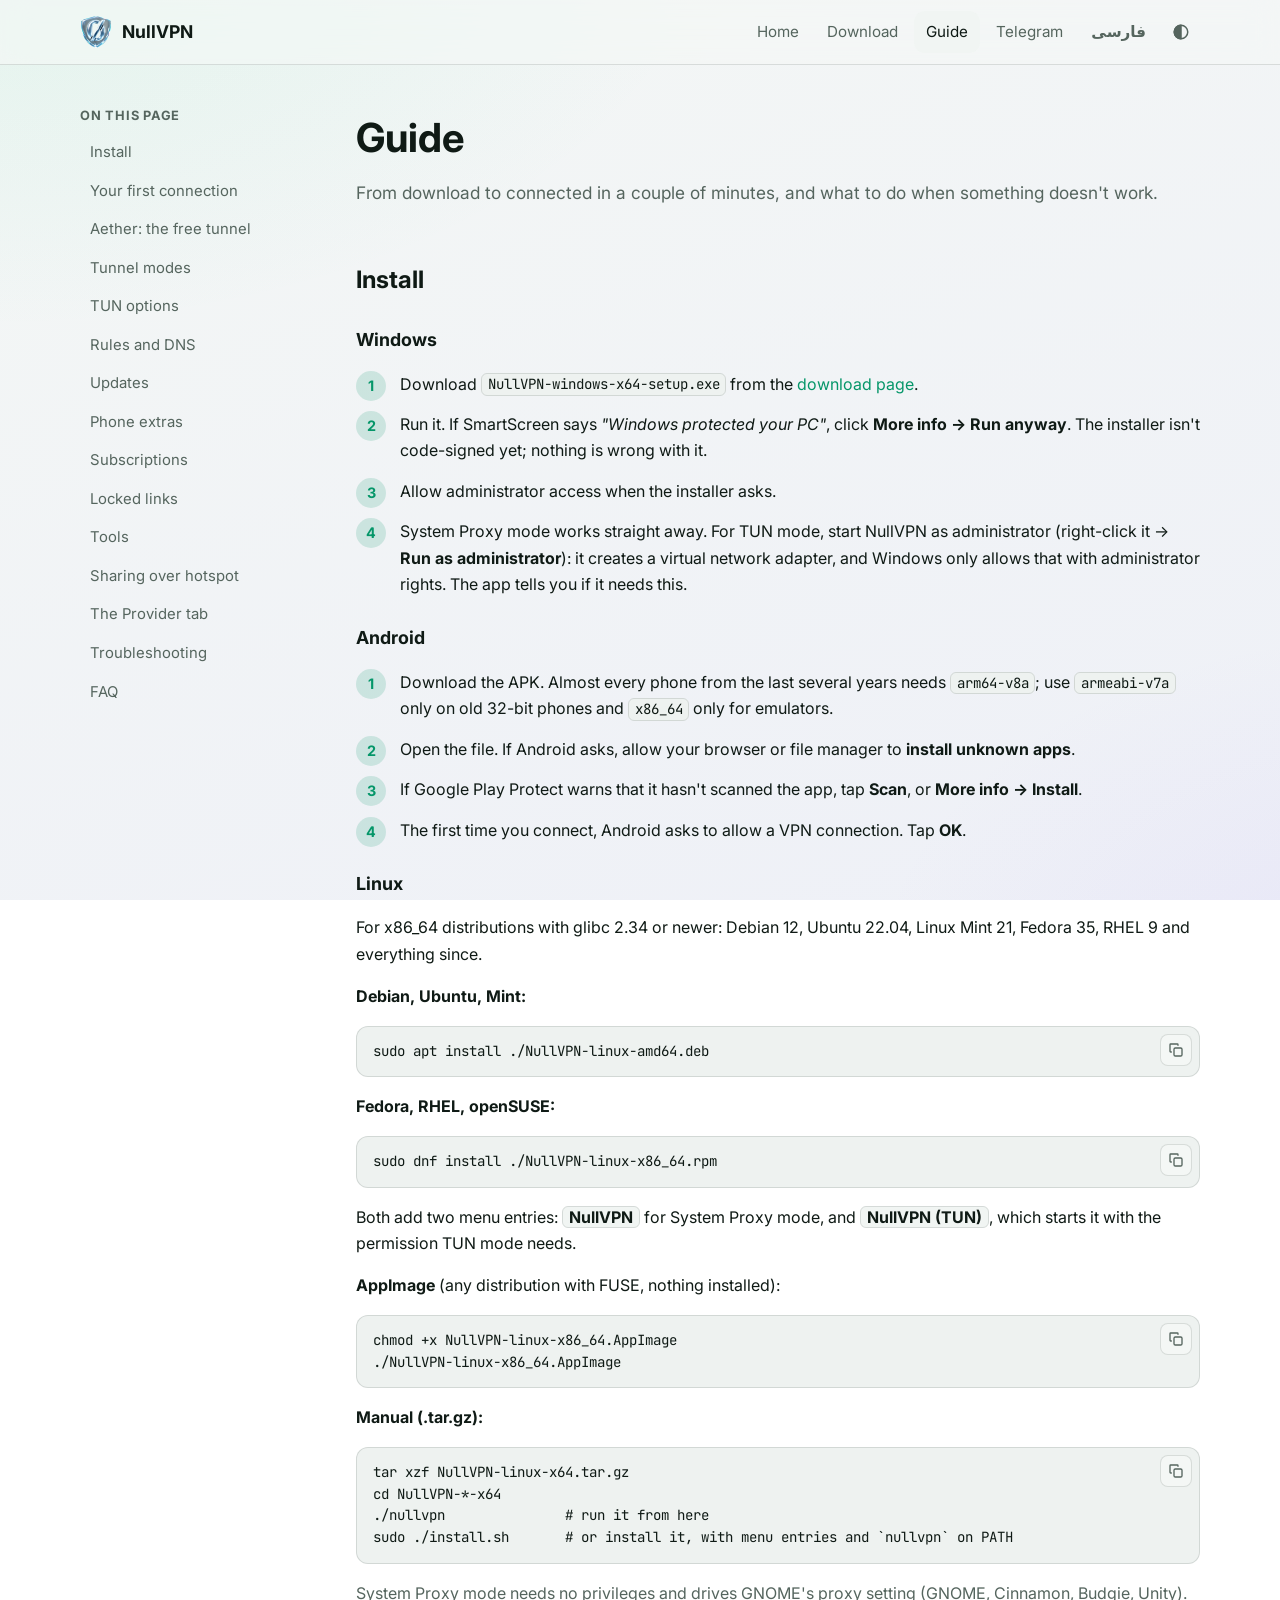
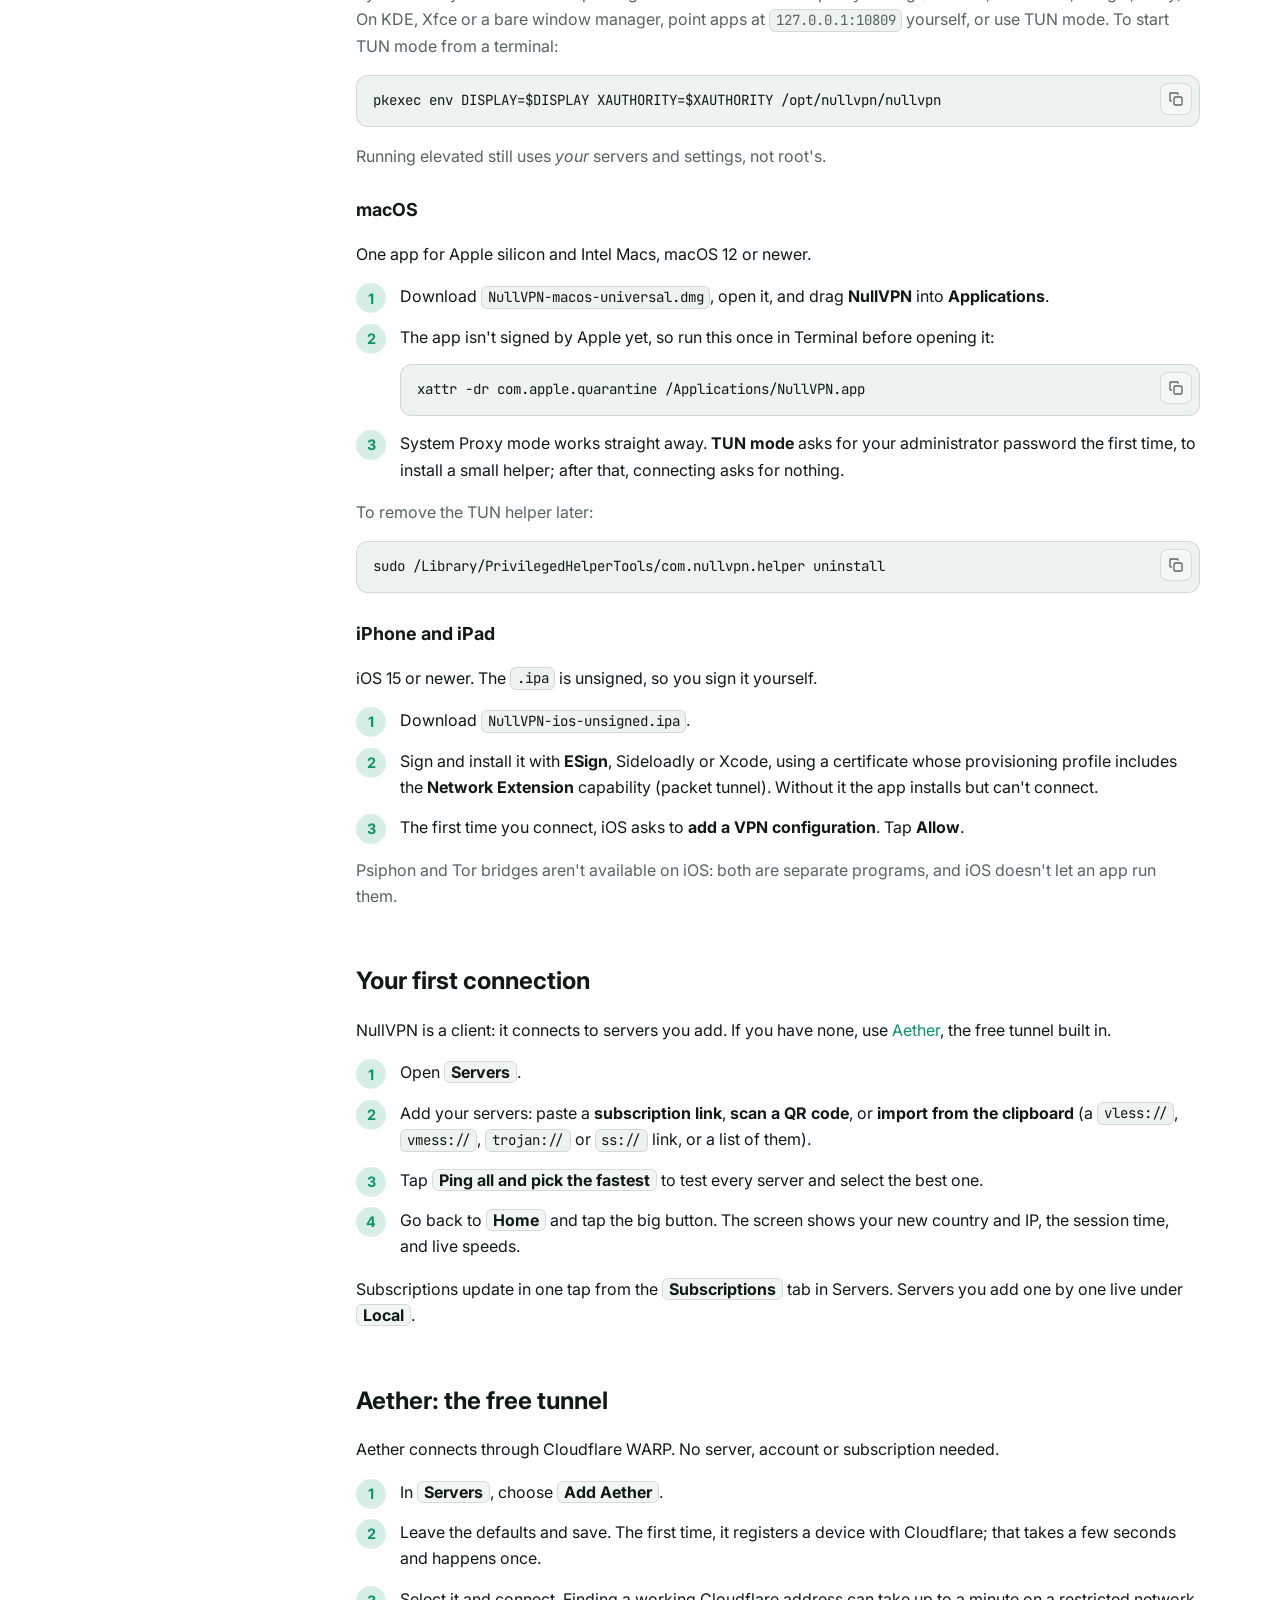
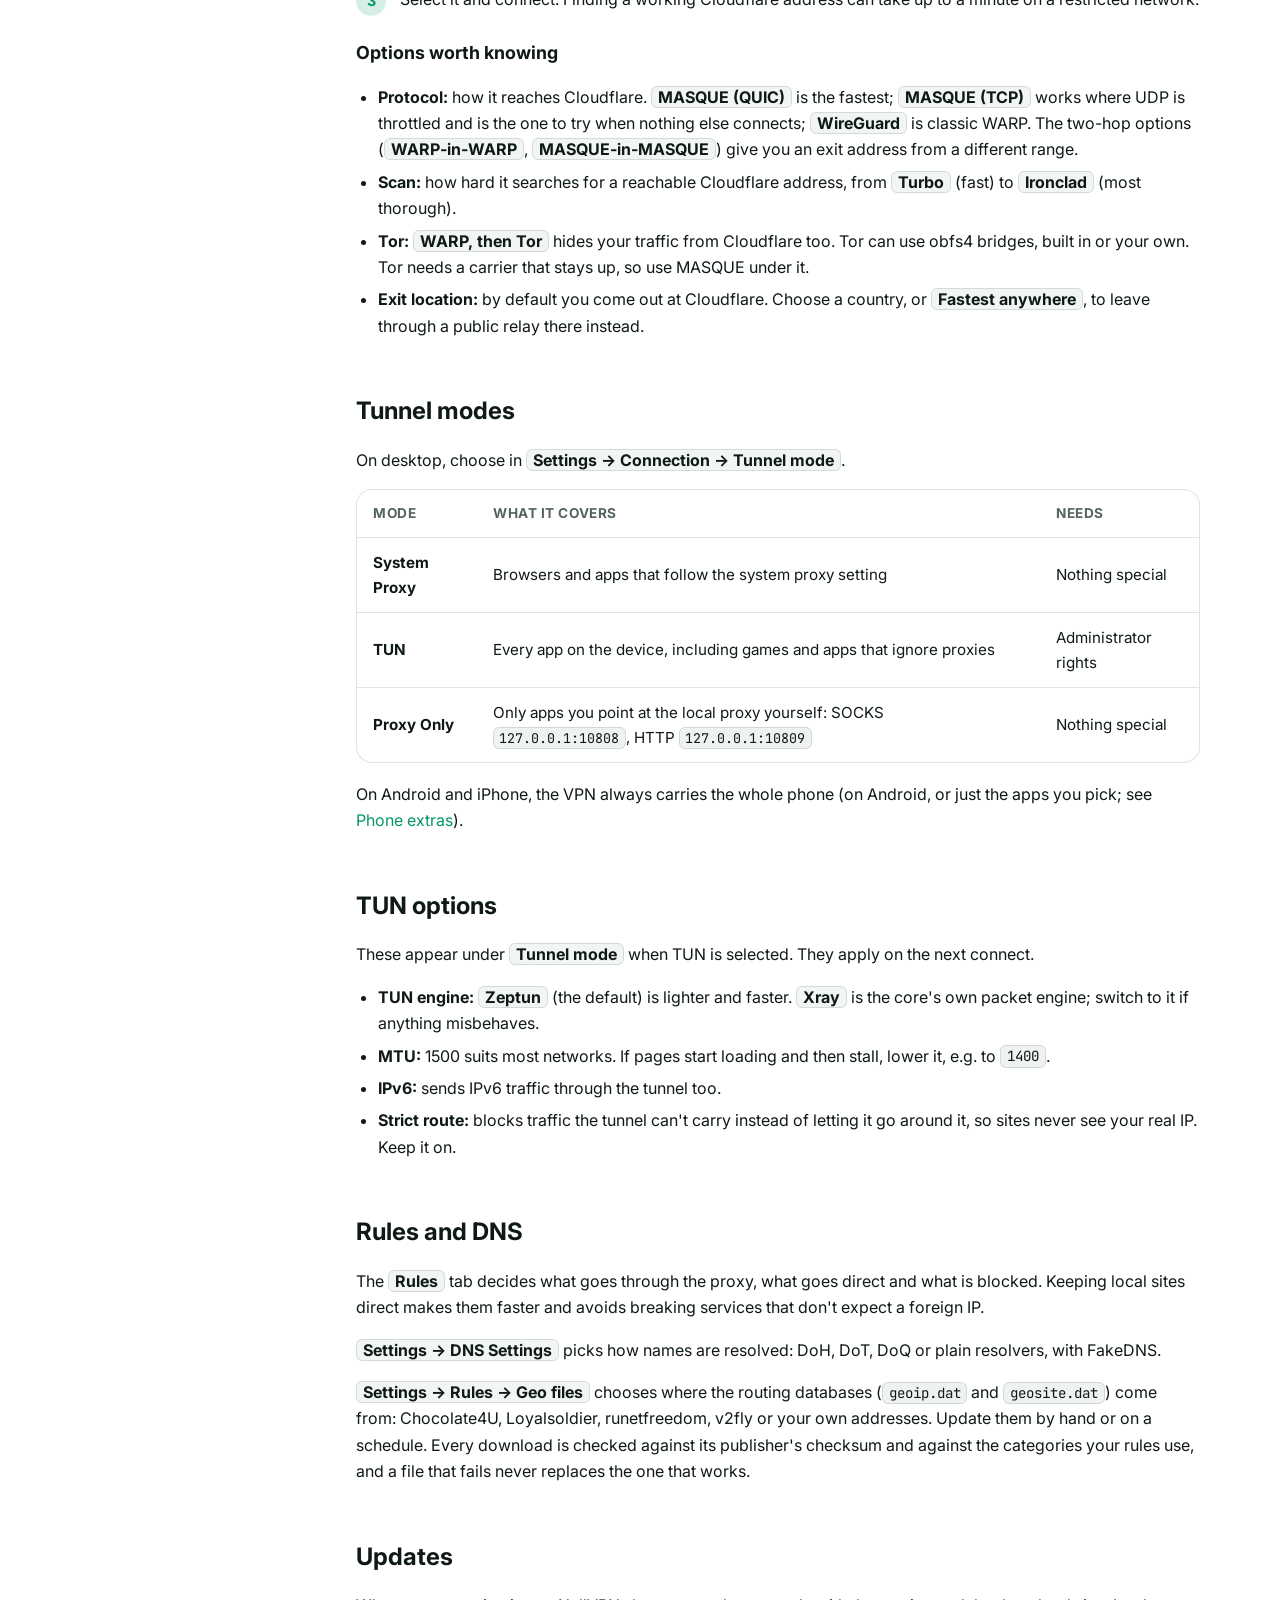
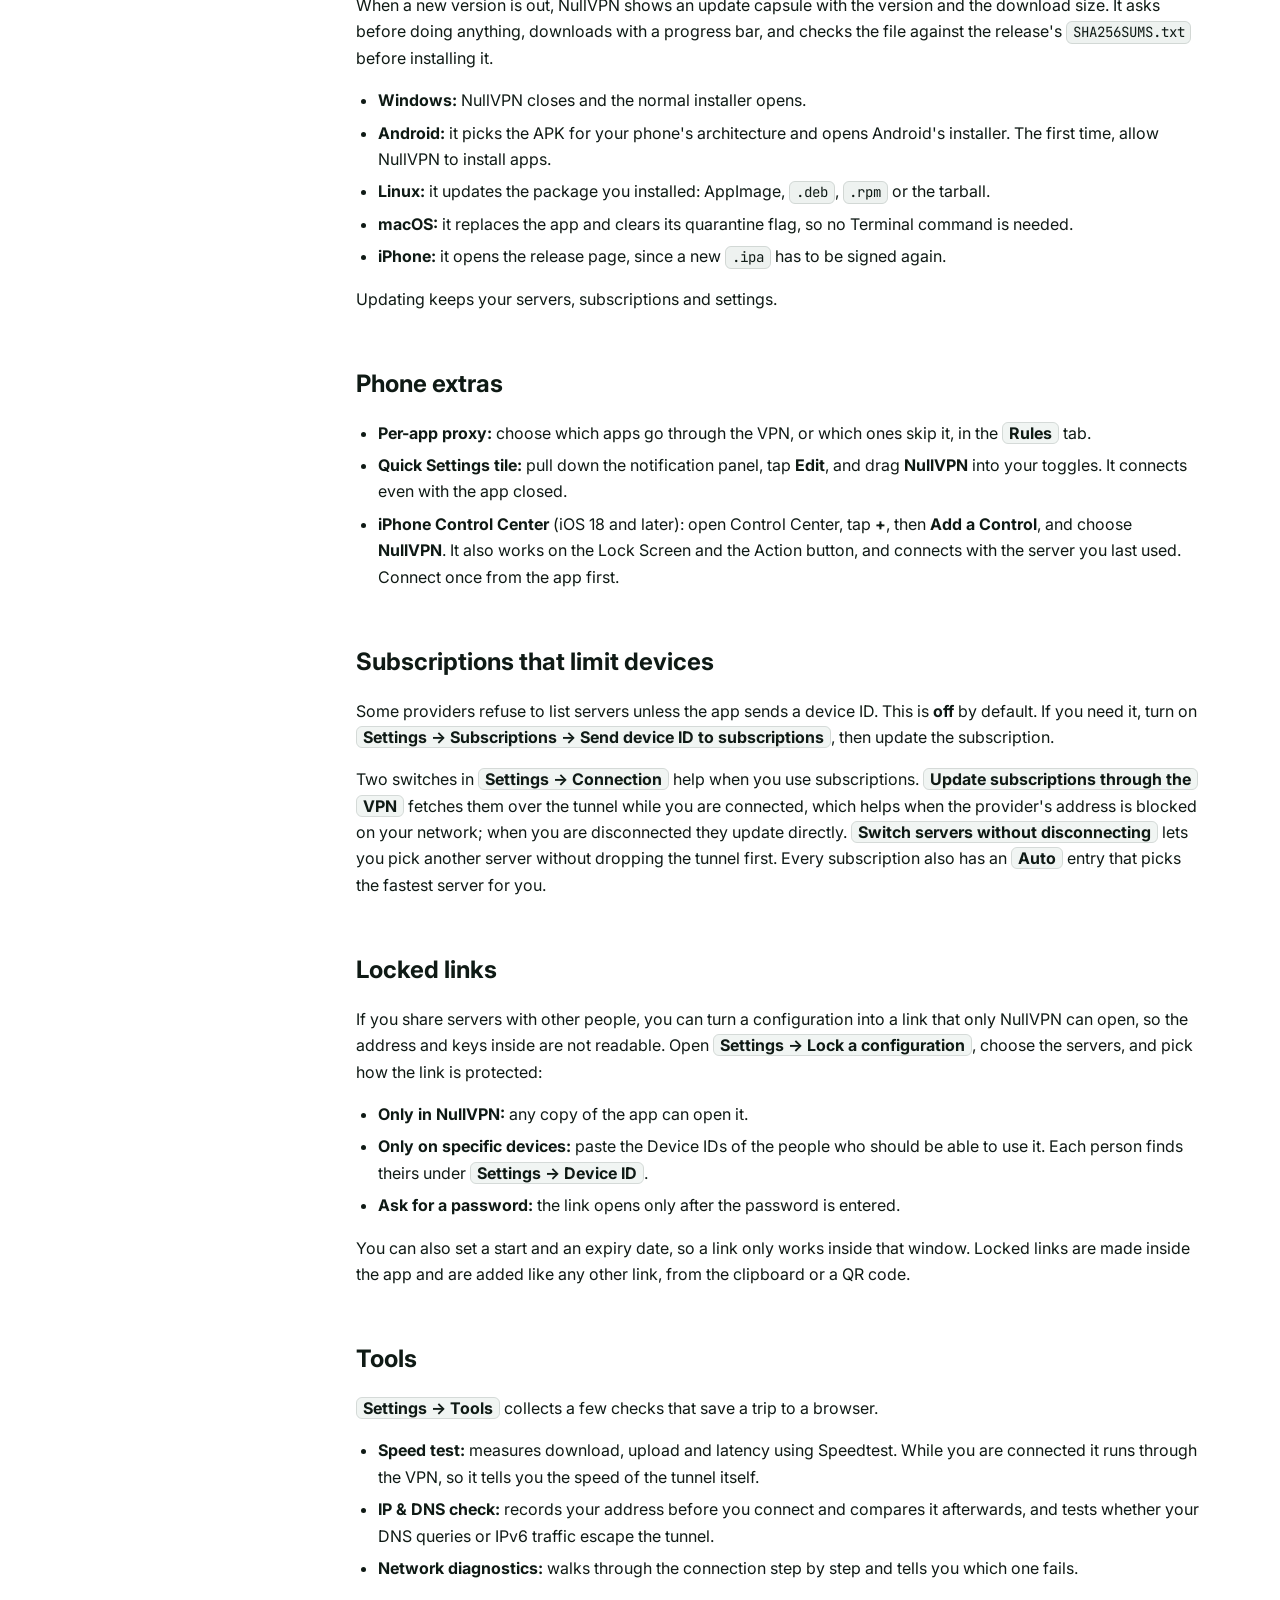
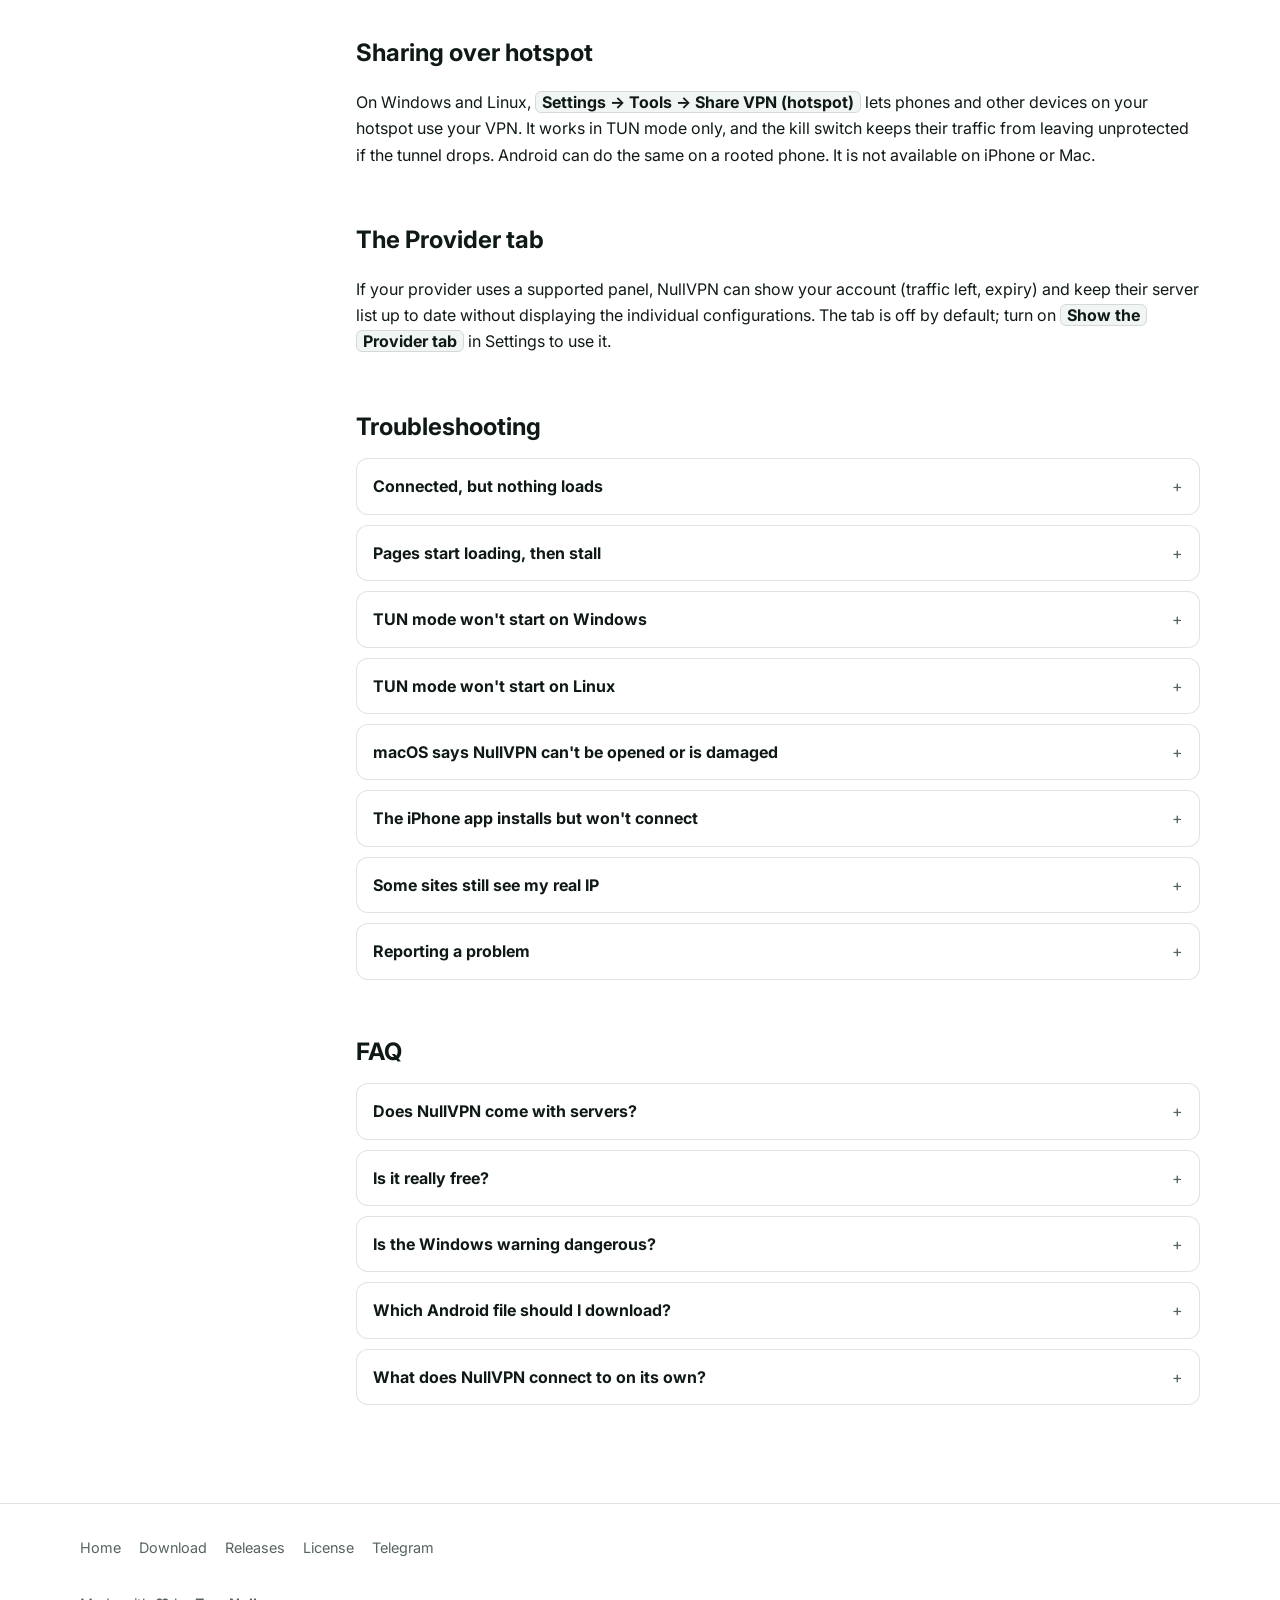
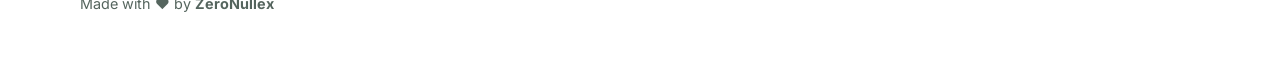
<file: guide.html>
<!doctype html>
<html lang="en" dir="ltr">
<head>
<meta charset="utf-8">
<meta name="viewport" content="width=device-width, initial-scale=1">
<title>NullVPN guide</title>
<meta name="description" content="How to install NullVPN, connect for the first time, use the free Aether tunnel, choose a tunnel mode, and fix common problems.">
<meta name="theme-color" content="#0b1210">
<link rel="icon" type="image/png" sizes="32x32" href="assets/logo-32.png">
<link rel="apple-touch-icon" href="assets/logo-180.png">
<link rel="alternate" hreflang="en" href="https://nullvpnapp.github.io/guide.html">
<link rel="alternate" hreflang="fa" href="https://nullvpnapp.github.io/fa/guide.html">
<meta property="og:title" content="NullVPN guide">
<meta property="og:image" content="https://nullvpnapp.github.io/assets/og.jpg">
<link rel="preconnect" href="https://fonts.googleapis.com">
<link rel="preconnect" href="https://fonts.gstatic.com" crossorigin>
<link rel="stylesheet" href="https://fonts.googleapis.com/css2?family=Inter:wght@400;600;700;800&family=JetBrains+Mono:wght@400;600&display=swap">
<link rel="stylesheet" href="assets/style.css?v=6">
<script>try{var t=localStorage.getItem("theme");if(t)document.documentElement.setAttribute("data-theme",t)}catch(e){}</script>
<script src="assets/site.js?v=5" defer></script>
</head>
<body>

<header class="site-header">
  <div class="wrap">
    <a class="brand" href="./"><img src="assets/logo-64.png" alt="" width="32" height="32">NullVPN</a>
    <nav class="nav" aria-label="Main">
      <a href="./">Home</a>
      <a href="download.html">Download</a>
      <a href="guide.html" aria-current="page">Guide</a>
      <a href="https://t.me/ZeroNullex" rel="noopener">Telegram</a>
      <a class="lang" href="fa/guide.html" data-lang-switch lang="fa" hreflang="fa">فارسی</a>
      <button id="theme-toggle" class="icon-btn" type="button" aria-label="Switch theme">
        <svg viewBox="0 0 24 24" fill="none" stroke="currentColor" stroke-width="2" stroke-linecap="round" stroke-linejoin="round" aria-hidden="true"><circle cx="12" cy="12" r="9"/><path d="M12 3a9 9 0 0 0 0 18z" fill="currentColor"/></svg>
      </button>
    </nav>
  </div>
</header>

<main class="wrap guide-layout">
  <nav class="toc" aria-label="On this page">
    <strong>On this page</strong>
    <ol>
      <li><a href="#install">Install</a></li>
      <li><a href="#first-connection">Your first connection</a></li>
      <li><a href="#aether">Aether: the free tunnel</a></li>
      <li><a href="#modes">Tunnel modes</a></li>
      <li><a href="#tun-options">TUN options</a></li>
      <li><a href="#routing">Rules and DNS</a></li>
      <li><a href="#updates">Updates</a></li>
      <li><a href="#android">Phone extras</a></li>
      <li><a href="#subscriptions">Subscriptions</a></li>
      <li><a href="#locks">Locked links</a></li>
      <li><a href="#tools">Tools</a></li>
      <li><a href="#hotspot">Sharing over hotspot</a></li>
      <li><a href="#provider">The Provider tab</a></li>
      <li><a href="#troubleshooting">Troubleshooting</a></li>
      <li><a href="#faq">FAQ</a></li>
    </ol>
  </nav>

  <article class="doc">
    <h1>Guide</h1>
    <p class="lead">From download to connected in a couple of minutes, and what to do when something doesn't work.</p>

    <h2 id="install">Install</h2>

    <h3 id="install-windows">Windows</h3>
    <ol class="steps">
      <li>Download <code>NullVPN-windows-x64-setup.exe</code> from the <a href="download.html#windows">download page</a>.</li>
      <li>Run it. If SmartScreen says <em>"Windows protected your PC"</em>, click <strong>More info → Run anyway</strong>. The installer isn't code-signed yet; nothing is wrong with it.</li>
      <li>Allow administrator access when the installer asks.</li>
      <li>System Proxy mode works straight away. For TUN mode, start NullVPN as administrator (right-click it → <strong>Run as administrator</strong>): it creates a virtual network adapter, and Windows only allows that with administrator rights. The app tells you if it needs this.</li>
    </ol>

    <h3 id="install-android">Android</h3>
    <ol class="steps">
      <li>Download the APK. Almost every phone from the last several years needs <code>arm64-v8a</code>; use <code>armeabi-v7a</code> only on old 32-bit phones and <code>x86_64</code> only for emulators.</li>
      <li>Open the file. If Android asks, allow your browser or file manager to <strong>install unknown apps</strong>.</li>
      <li>If Google Play Protect warns that it hasn't scanned the app, tap <strong>Scan</strong>, or <strong>More info → Install</strong>.</li>
      <li>The first time you connect, Android asks to allow a VPN connection. Tap <strong>OK</strong>.</li>
    </ol>

    <h3 id="install-linux">Linux</h3>
    <p>For x86_64 distributions with glibc 2.34 or newer: Debian 12, Ubuntu 22.04, Linux Mint 21, Fedora 35, RHEL 9 and everything since.</p>
    <p><strong>Debian, Ubuntu, Mint:</strong></p>
    <pre><code>sudo apt install ./NullVPN-linux-amd64.deb</code></pre>
    <p><strong>Fedora, RHEL, openSUSE:</strong></p>
    <pre><code>sudo dnf install ./NullVPN-linux-x86_64.rpm</code></pre>
    <p>Both add two menu entries: <span class="ui">NullVPN</span> for System Proxy mode, and <span class="ui">NullVPN (TUN)</span>, which starts it with the permission TUN mode needs.</p>
    <p><strong>AppImage</strong> (any distribution with FUSE, nothing installed):</p>
    <pre><code>chmod +x NullVPN-linux-x86_64.AppImage
./NullVPN-linux-x86_64.AppImage</code></pre>
    <p><strong>Manual (.tar.gz):</strong></p>
    <pre><code>tar xzf NullVPN-linux-x64.tar.gz
cd NullVPN-*-x64
./nullvpn               # run it from here
sudo ./install.sh       # or install it, with menu entries and `nullvpn` on PATH</code></pre>
    <p class="muted">System Proxy mode needs no privileges and drives GNOME's proxy setting (GNOME, Cinnamon, Budgie, Unity). On KDE, Xfce or a bare window manager, point apps at <code>127.0.0.1:10809</code> yourself, or use TUN mode. To start TUN mode from a terminal:</p>
    <pre><code>pkexec env DISPLAY=$DISPLAY XAUTHORITY=$XAUTHORITY /opt/nullvpn/nullvpn</code></pre>
    <p class="muted">Running elevated still uses <em>your</em> servers and settings, not root's.</p>

    <h3 id="install-macos">macOS</h3>
    <p>One app for Apple silicon and Intel Macs, macOS 12 or newer.</p>
    <ol class="steps">
      <li>Download <code>NullVPN-macos-universal.dmg</code>, open it, and drag <strong>NullVPN</strong> into <strong>Applications</strong>.</li>
      <li>The app isn't signed by Apple yet, so run this once in Terminal before opening it:
        <pre><code>xattr -dr com.apple.quarantine /Applications/NullVPN.app</code></pre></li>
      <li>System Proxy mode works straight away. <strong>TUN mode</strong> asks for your administrator password the first time, to install a small helper; after that, connecting asks for nothing.</li>
    </ol>
    <p class="muted">To remove the TUN helper later:</p>
    <pre><code>sudo /Library/PrivilegedHelperTools/com.nullvpn.helper uninstall</code></pre>

    <h3 id="install-ios">iPhone and iPad</h3>
    <p>iOS 15 or newer. The <code>.ipa</code> is unsigned, so you sign it yourself.</p>
    <ol class="steps">
      <li>Download <code>NullVPN-ios-unsigned.ipa</code>.</li>
      <li>Sign and install it with <strong>ESign</strong>, Sideloadly or Xcode, using a certificate whose provisioning profile includes the <strong>Network Extension</strong> capability (packet tunnel). Without it the app installs but can't connect.</li>
      <li>The first time you connect, iOS asks to <strong>add a VPN configuration</strong>. Tap <strong>Allow</strong>.</li>
    </ol>
    <p class="muted">Psiphon and Tor bridges aren't available on iOS: both are separate programs, and iOS doesn't let an app run them.</p>

    <h2 id="first-connection">Your first connection</h2>
    <p>NullVPN is a client: it connects to servers you add. If you have none, use <a href="#aether">Aether</a>, the free tunnel built in.</p>
    <ol class="steps">
      <li>Open <span class="ui">Servers</span>.</li>
      <li>Add your servers: paste a <strong>subscription link</strong>, <strong>scan a QR code</strong>, or <strong>import from the clipboard</strong> (a <code>vless://</code>, <code>vmess://</code>, <code>trojan://</code> or <code>ss://</code> link, or a list of them).</li>
      <li>Tap <span class="ui">Ping all and pick the fastest</span> to test every server and select the best one.</li>
      <li>Go back to <span class="ui">Home</span> and tap the big button. The screen shows your new country and IP, the session time, and live speeds.</li>
    </ol>
    <p>Subscriptions update in one tap from the <span class="ui">Subscriptions</span> tab in Servers. Servers you add one by one live under <span class="ui">Local</span>.</p>

    <h2 id="aether">Aether: the free tunnel</h2>
    <p>Aether connects through Cloudflare WARP. No server, account or subscription needed.</p>
    <ol class="steps">
      <li>In <span class="ui">Servers</span>, choose <span class="ui">Add Aether</span>.</li>
      <li>Leave the defaults and save. The first time, it registers a device with Cloudflare; that takes a few seconds and happens once.</li>
      <li>Select it and connect. Finding a working Cloudflare address can take up to a minute on a restricted network.</li>
    </ol>
    <h3>Options worth knowing</h3>
    <ul>
      <li><strong>Protocol:</strong> how it reaches Cloudflare. <span class="ui">MASQUE (QUIC)</span> is the fastest; <span class="ui">MASQUE (TCP)</span> works where UDP is throttled and is the one to try when nothing else connects; <span class="ui">WireGuard</span> is classic WARP. The two-hop options (<span class="ui">WARP-in-WARP</span>, <span class="ui">MASQUE-in-MASQUE</span>) give you an exit address from a different range.</li>
      <li><strong>Scan:</strong> how hard it searches for a reachable Cloudflare address, from <span class="ui">Turbo</span> (fast) to <span class="ui">Ironclad</span> (most thorough).</li>
      <li><strong>Tor:</strong> <span class="ui">WARP, then Tor</span> hides your traffic from Cloudflare too. Tor can use obfs4 bridges, built in or your own. Tor needs a carrier that stays up, so use MASQUE under it.</li>
      <li><strong>Exit location:</strong> by default you come out at Cloudflare. Choose a country, or <span class="ui">Fastest anywhere</span>, to leave through a public relay there instead.</li>
    </ul>

    <h2 id="modes">Tunnel modes</h2>
    <p>On desktop, choose in <span class="ui">Settings → Connection → Tunnel mode</span>.</p>
    <div class="table-wrap">
      <table>
        <thead><tr><th>Mode</th><th>What it covers</th><th>Needs</th></tr></thead>
        <tbody>
          <tr><td>System Proxy</td><td>Browsers and apps that follow the system proxy setting</td><td>Nothing special</td></tr>
          <tr><td>TUN</td><td>Every app on the device, including games and apps that ignore proxies</td><td>Administrator rights</td></tr>
          <tr><td>Proxy Only</td><td>Only apps you point at the local proxy yourself: SOCKS <code>127.0.0.1:10808</code>, HTTP <code>127.0.0.1:10809</code></td><td>Nothing special</td></tr>
        </tbody>
      </table>
    </div>
    <p>On Android and iPhone, the VPN always carries the whole phone (on Android, or just the apps you pick; see <a href="#android">Phone extras</a>).</p>

    <h2 id="tun-options">TUN options</h2>
    <p>These appear under <span class="ui">Tunnel mode</span> when TUN is selected. They apply on the next connect.</p>
    <ul>
      <li><strong>TUN engine:</strong> <span class="ui">Zeptun</span> (the default) is lighter and faster. <span class="ui">Xray</span> is the core's own packet engine; switch to it if anything misbehaves.</li>
      <li><strong>MTU:</strong> 1500 suits most networks. If pages start loading and then stall, lower it, e.g. to <code>1400</code>.</li>
      <li><strong>IPv6:</strong> sends IPv6 traffic through the tunnel too.</li>
      <li><strong>Strict route:</strong> blocks traffic the tunnel can't carry instead of letting it go around it, so sites never see your real IP. Keep it on.</li>
    </ul>

    <h2 id="routing">Rules and DNS</h2>
    <p>The <span class="ui">Rules</span> tab decides what goes through the proxy, what goes direct and what is blocked. Keeping local sites direct makes them faster and avoids breaking services that don't expect a foreign IP.</p>
    <p><span class="ui">Settings → DNS Settings</span> picks how names are resolved: DoH, DoT, DoQ or plain resolvers, with FakeDNS.</p>
    <p><span class="ui">Settings → Rules → Geo files</span> chooses where the routing databases (<code>geoip.dat</code> and <code>geosite.dat</code>) come from: Chocolate4U, Loyalsoldier, runetfreedom, v2fly or your own addresses. Update them by hand or on a schedule. Every download is checked against its publisher's checksum and against the categories your rules use, and a file that fails never replaces the one that works.</p>

    <h2 id="updates">Updates</h2>
    <p>When a new version is out, NullVPN shows an update capsule with the version and the download size. It asks before doing anything, downloads with a progress bar, and checks the file against the release's <code>SHA256SUMS.txt</code> before installing it.</p>
    <ul>
      <li><strong>Windows:</strong> NullVPN closes and the normal installer opens.</li>
      <li><strong>Android:</strong> it picks the APK for your phone's architecture and opens Android's installer. The first time, allow NullVPN to install apps.</li>
      <li><strong>Linux:</strong> it updates the package you installed: AppImage, <code>.deb</code>, <code>.rpm</code> or the tarball.</li>
      <li><strong>macOS:</strong> it replaces the app and clears its quarantine flag, so no Terminal command is needed.</li>
      <li><strong>iPhone:</strong> it opens the release page, since a new <code>.ipa</code> has to be signed again.</li>
    </ul>
    <p>Updating keeps your servers, subscriptions and settings.</p>

    <h2 id="android">Phone extras</h2>
    <ul>
      <li><strong>Per-app proxy:</strong> choose which apps go through the VPN, or which ones skip it, in the <span class="ui">Rules</span> tab.</li>
      <li><strong>Quick Settings tile:</strong> pull down the notification panel, tap <strong>Edit</strong>, and drag <strong>NullVPN</strong> into your toggles. It connects even with the app closed.</li>
      <li><strong>iPhone Control Center</strong> (iOS 18 and later): open Control Center, tap <strong>+</strong>, then <strong>Add a Control</strong>, and choose <strong>NullVPN</strong>. It also works on the Lock Screen and the Action button, and connects with the server you last used. Connect once from the app first.</li>
    </ul>

    <h2 id="subscriptions">Subscriptions that limit devices</h2>
    <p>Some providers refuse to list servers unless the app sends a device ID. This is <strong>off</strong> by default. If you need it, turn on <span class="ui">Settings → Subscriptions → Send device ID to subscriptions</span>, then update the subscription.</p>

    <p>Two switches in <span class="ui">Settings → Connection</span> help when you use subscriptions. <span class="ui">Update subscriptions through the VPN</span> fetches them over the tunnel while you are connected, which helps when the provider's address is blocked on your network; when you are disconnected they update directly. <span class="ui">Switch servers without disconnecting</span> lets you pick another server without dropping the tunnel first. Every subscription also has an <span class="ui">Auto</span> entry that picks the fastest server for you.</p>

    <h2 id="locks">Locked links</h2>
    <p>If you share servers with other people, you can turn a configuration into a link that only NullVPN can open, so the address and keys inside are not readable. Open <span class="ui">Settings → Lock a configuration</span>, choose the servers, and pick how the link is protected:</p>
    <ul>
      <li><strong>Only in NullVPN:</strong> any copy of the app can open it.</li>
      <li><strong>Only on specific devices:</strong> paste the Device IDs of the people who should be able to use it. Each person finds theirs under <span class="ui">Settings → Device ID</span>.</li>
      <li><strong>Ask for a password:</strong> the link opens only after the password is entered.</li>
    </ul>
    <p>You can also set a start and an expiry date, so a link only works inside that window. Locked links are made inside the app and are added like any other link, from the clipboard or a QR code.</p>

    <h2 id="tools">Tools</h2>
    <p><span class="ui">Settings → Tools</span> collects a few checks that save a trip to a browser.</p>
    <ul>
      <li><strong>Speed test:</strong> measures download, upload and latency using Speedtest. While you are connected it runs through the VPN, so it tells you the speed of the tunnel itself.</li>
      <li><strong>IP &amp; DNS check:</strong> records your address before you connect and compares it afterwards, and tests whether your DNS queries or IPv6 traffic escape the tunnel.</li>
      <li><strong>Network diagnostics:</strong> walks through the connection step by step and tells you which one fails.</li>
    </ul>

    <h2 id="hotspot">Sharing over hotspot</h2>
    <p>On Windows and Linux, <span class="ui">Settings → Tools → Share VPN (hotspot)</span> lets phones and other devices on your hotspot use your VPN. It works in TUN mode only, and the kill switch keeps their traffic from leaving unprotected if the tunnel drops. Android can do the same on a rooted phone. It is not available on iPhone or Mac.</p>

    <h2 id="provider">The Provider tab</h2>
    <p>If your provider uses a supported panel, NullVPN can show your account (traffic left, expiry) and keep their server list up to date without displaying the individual configurations. The tab is off by default; turn on <span class="ui">Show the Provider tab</span> in Settings to use it.</p>

    <h2 id="troubleshooting">Troubleshooting</h2>
    <details>
      <summary>Connected, but nothing loads</summary>
      <p>Tap <span class="ui">Ping all and pick the fastest</span>; the server may be down or blocked. If pings are fine, open <span class="ui">Logs</span> and look for red lines. On desktop, try the other tunnel mode.</p>
    </details>
    <details>
      <summary>Pages start loading, then stall</summary>
      <p>In TUN mode, lower <strong>MTU</strong> to <code>1400</code> (or <code>1280</code>) and reconnect. Links that carry your connection inside another, such as mobile carriers, PPPoE or another VPN, have less room for each packet.</p>
    </details>
    <details>
      <summary>TUN mode won't start on Windows</summary>
      <p>TUN mode needs administrator rights. Close NullVPN, then right-click it and choose <strong>Run as administrator</strong>. Or use System Proxy mode, which needs none.</p>
    </details>
    <details>
      <summary>TUN mode won't start on Linux</summary>
      <p>It needs root to create the network interface. Start it from the <span class="ui">NullVPN (TUN)</span> menu entry, or with the <code>pkexec</code> command in <a href="#install-linux">Install → Linux</a>.</p>
    </details>
    <details>
      <summary>macOS says NullVPN can't be opened or is damaged</summary>
      <p>The app isn't signed by Apple yet. Run <code>xattr -dr com.apple.quarantine /Applications/NullVPN.app</code> in Terminal once, then open it again.</p>
    </details>
    <details>
      <summary>The iPhone app installs but won't connect</summary>
      <p>The certificate it was signed with lacks the <strong>Network Extension</strong> capability. Sign it again with a certificate whose provisioning profile includes it.</p>
    </details>
    <details>
      <summary>Some sites still see my real IP</summary>
      <p>Use TUN mode with <strong>Strict route</strong> on. In System Proxy mode, apps that ignore the system proxy connect directly.</p>
    </details>
    <details>
      <summary>Reporting a problem</summary>
      <p>Open <span class="ui">Logs</span>, tap <span class="ui">Copy all</span>, and paste them into <a href="https://github.com/snarefps/NullVPN/issues" rel="noopener">a GitHub issue</a> along with your platform and NullVPN version. Remove any server addresses you'd rather not share.</p>
    </details>

    <h2 id="faq">FAQ</h2>
    <details>
      <summary>Does NullVPN come with servers?</summary>
      <p>No. You add your own servers or subscriptions. The built-in <a href="#aether">Aether</a> option connects through Cloudflare WARP without any server of your own.</p>
    </details>
    <details>
      <summary>Is it really free?</summary>
      <p>Yes. No ads, no accounts, no tracking, nothing to buy. It's free to use, though not open source: please share a link to this site rather than the files.</p>
    </details>
    <details>
      <summary>Is the Windows warning dangerous?</summary>
      <p>No. It appears because the installer isn't code-signed yet, not because anything is wrong with it. You can <a href="download.html#verify">check the file's SHA-256</a> against the release.</p>
    </details>
    <details>
      <summary>Which Android file should I download?</summary>
      <p><code>arm64-v8a</code> for almost every phone; <code>armeabi-v7a</code> for old 32-bit phones; <code>x86_64</code> for emulators.</p>
    </details>
    <details>
      <summary>What does NullVPN connect to on its own?</summary>
      <p>Only the servers and subscriptions you add. Beyond those: a few IP lookup services to show your address and country (and for the leak checks), Speedtest when you run the speed test, GitHub to look for new versions and routing data, and a public relay list when you pick an exit location in Aether.</p>
    </details>
  </article>
</main>

<footer class="site-footer">
  <div class="wrap">
    <div class="foot-links">
      <a href="./">Home</a>
      <a href="download.html">Download</a>
      <a href="https://github.com/snarefps/NullVPN/releases" rel="noopener">Releases</a>
      <a href="https://github.com/snarefps/NullVPN/blob/main/LICENSE" rel="noopener">License</a>
      <a href="https://t.me/ZeroNullex" rel="noopener">Telegram</a>
    </div>
    <p>Made with ❤️ by <strong>ZeroNullex</strong></p>
  </div>
</footer>

</body>
</html>
</file>
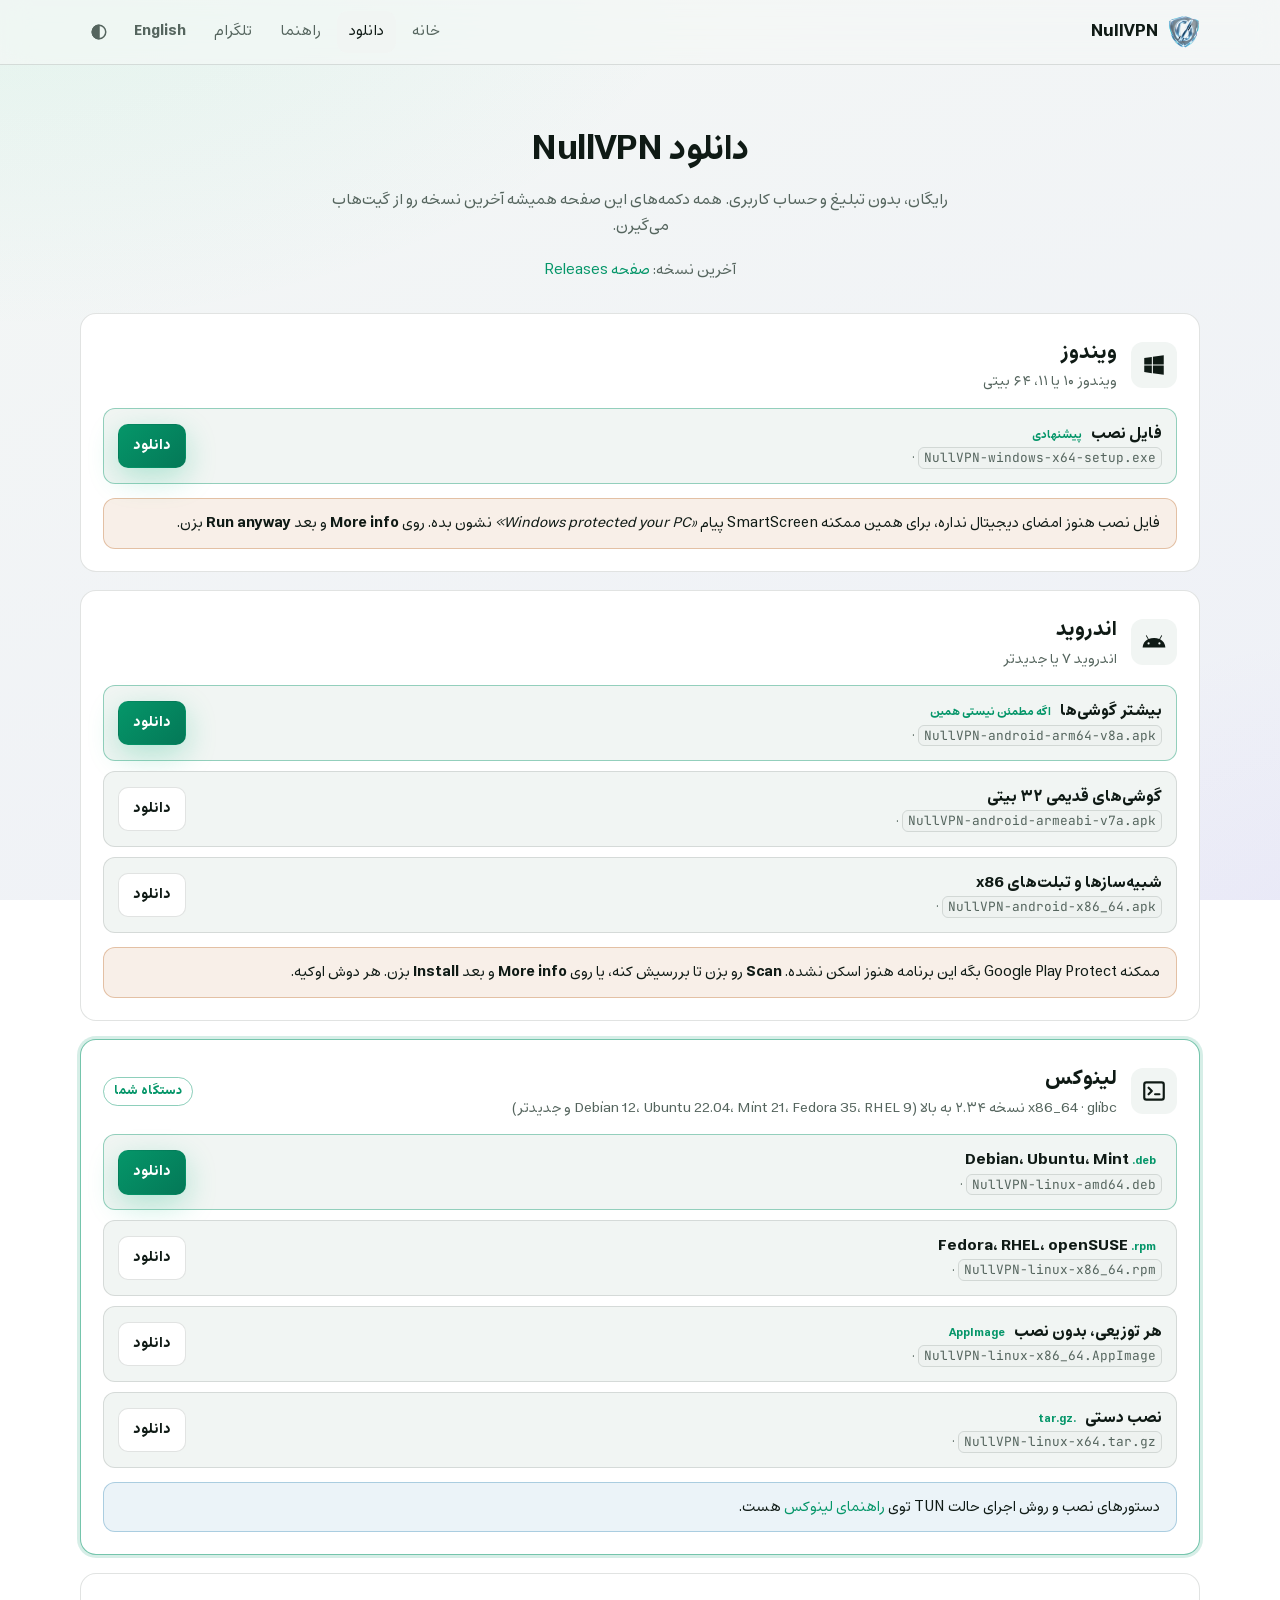
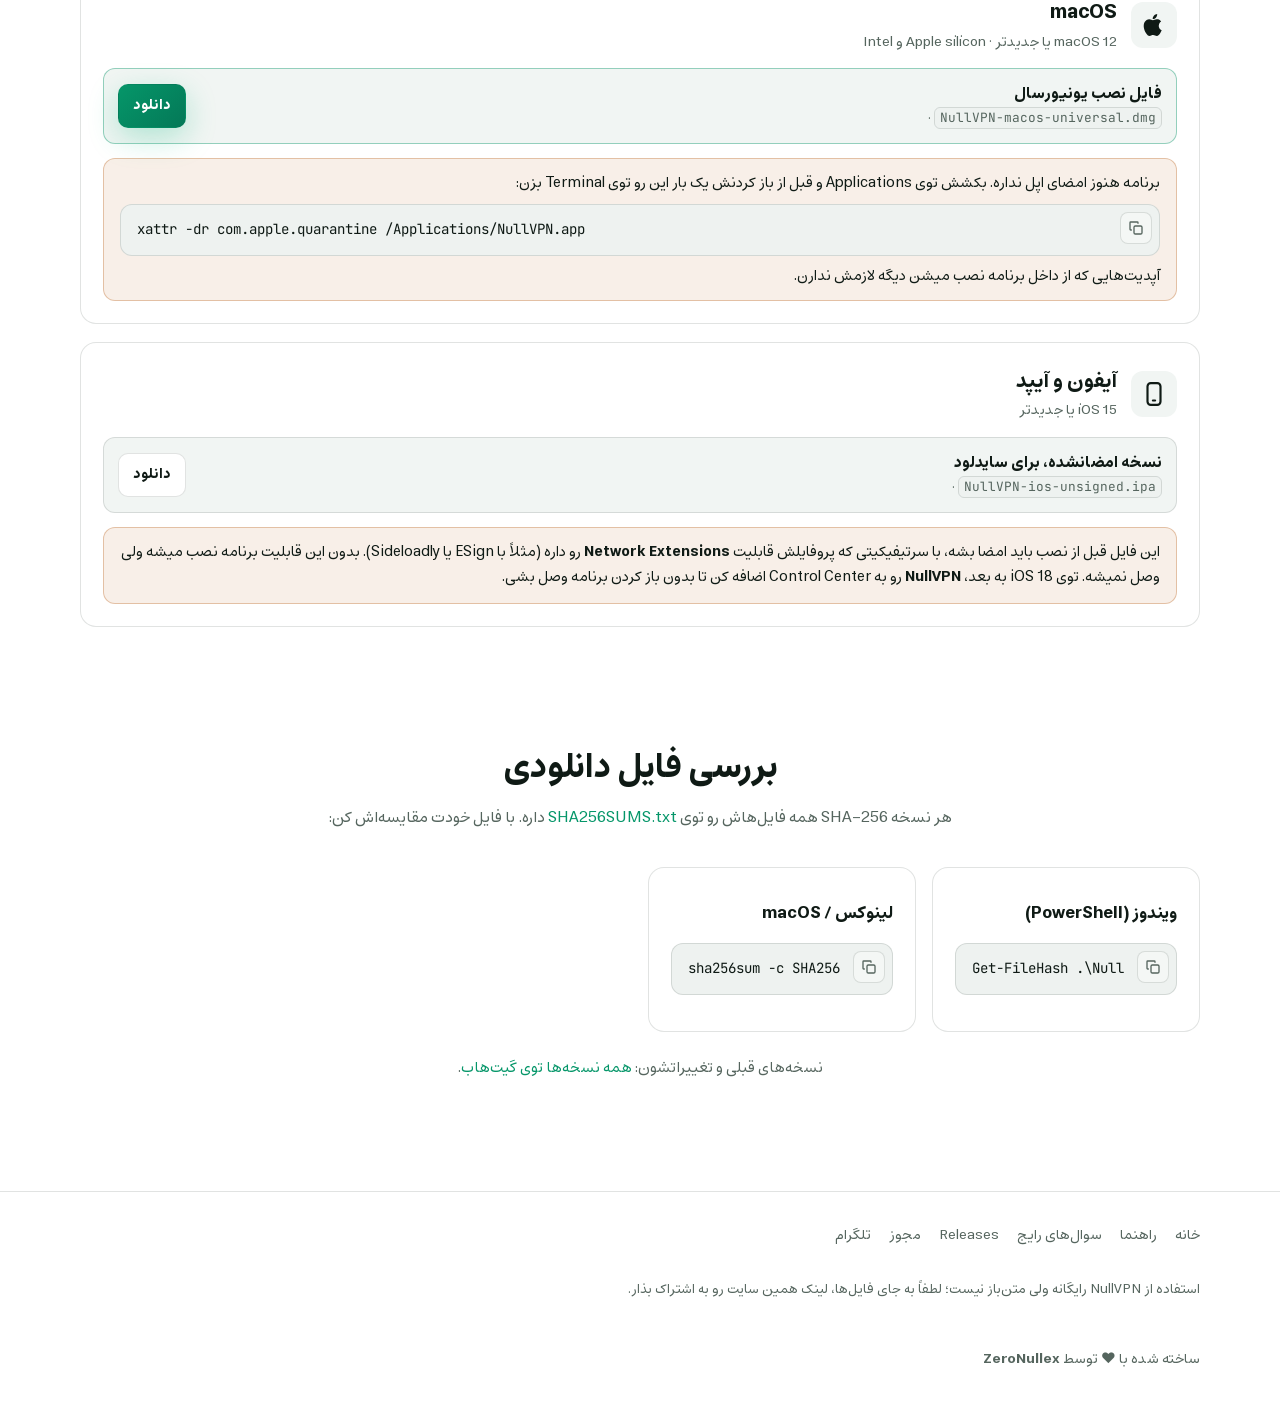
<file: fa/download.html>
<!doctype html>
<html lang="fa" dir="rtl">
<head>
<meta charset="utf-8">
<meta name="viewport" content="width=device-width, initial-scale=1">
<title>دانلود NullVPN</title>
<meta name="description" content="دانلود NullVPN برای ویندوز، اندروید، لینوکس، مک و آیفون. همیشه آخرین نسخه، مستقیم از گیت‌هاب.">
<meta name="theme-color" content="#0b1210">
<link rel="icon" type="image/png" sizes="32x32" href="../assets/logo-32.png">
<link rel="apple-touch-icon" href="../assets/logo-180.png">
<link rel="alternate" hreflang="en" href="https://nullvpnapp.github.io/download.html">
<link rel="alternate" hreflang="fa" href="https://nullvpnapp.github.io/fa/download.html">
<meta property="og:title" content="دانلود NullVPN">
<meta property="og:image" content="https://nullvpnapp.github.io/assets/og.jpg">
<link rel="preconnect" href="https://fonts.googleapis.com">
<link rel="preconnect" href="https://fonts.gstatic.com" crossorigin>
<link rel="stylesheet" href="https://fonts.googleapis.com/css2?family=Inter:wght@400;600;700;800&family=JetBrains+Mono:wght@400;600&display=swap">
<link rel="stylesheet" href="../assets/style.css?v=6">
<script>try{var t=localStorage.getItem("theme");if(t)document.documentElement.setAttribute("data-theme",t)}catch(e){}</script>
<script src="../assets/site.js?v=5" defer></script>
</head>
<body>

<header class="site-header">
  <div class="wrap">
    <a class="brand" href="./"><img src="../assets/logo-64.png" alt="" width="32" height="32">NullVPN</a>
    <nav class="nav" aria-label="منو">
      <a href="./">خانه</a>
      <a href="download.html" aria-current="page">دانلود</a>
      <a href="guide.html">راهنما</a>
      <a href="https://t.me/ZeroNullex" rel="noopener">تلگرام</a>
      <a class="lang" href="../download.html" data-lang-switch lang="en" hreflang="en">English</a>
      <button id="theme-toggle" class="icon-btn" type="button" aria-label="تغییر تم">
        <svg viewBox="0 0 24 24" fill="none" stroke="currentColor" stroke-width="2" stroke-linecap="round" stroke-linejoin="round" aria-hidden="true"><circle cx="12" cy="12" r="9"/><path d="M12 3a9 9 0 0 0 0 18z" fill="currentColor"/></svg>
      </button>
    </nav>
  </div>
</header>

<main>
  <section>
    <div class="wrap">
      <div class="section-title">
        <h2>دانلود NullVPN</h2>
        <p>رایگان، بدون تبلیغ و حساب کاربری. همه دکمه‌های این صفحه همیشه آخرین نسخه رو از گیت‌هاب می‌گیرن.</p>
      </div>
      <p class="release-line" id="release-line">آخرین نسخه: <a href="https://github.com/snarefps/NullVPN/releases/latest" rel="noopener">صفحه Releases</a></p>

      <div class="platforms">

        <!-- Windows -->
        <article class="platform" id="windows">
          <div class="platform-head">
            <div class="ico"><svg viewBox="0 0 24 24" fill="currentColor" aria-hidden="true"><path d="M3 5.5 10 4.5v7H3zM11 4.3 21 3v8.5H11zM3 12.5h7v7l-7-1zM11 12.5h10V21l-10-1.4z"/></svg></div>
            <div>
              <h2>ویندوز</h2>
              <div class="req">ویندوز ۱۰ یا ۱۱، ۶۴ بیتی</div>
            </div>
            <span class="you-badge">دستگاه شما</span>
          </div>
          <div class="files">
            <div class="file recommended">
              <div>
                <div class="name">فایل نصب <span class="rec">پیشنهادی</span></div>
                <div class="meta"><code>NullVPN-windows-x64-setup.exe</code> · <span data-size="NullVPN-windows-x64-setup.exe"></span></div>
              </div>
              <a class="btn btn-primary btn-small" href="https://github.com/snarefps/NullVPN/releases/latest/download/NullVPN-windows-x64-setup.exe">دانلود</a>
            </div>
          </div>
          <div class="callout">
            <p>فایل نصب هنوز امضای دیجیتال نداره، برای همین ممکنه SmartScreen پیام <em>«Windows protected your PC»</em> نشون بده. روی <strong>More info</strong> و بعد <strong>Run anyway</strong> بزن.</p>
          </div>
        </article>

        <!-- Android -->
        <article class="platform" id="android">
          <div class="platform-head">
            <div class="ico"><svg viewBox="0 0 24 24" fill="currentColor" aria-hidden="true"><path d="M17.6 9.5 19.4 6.4a.4.4 0 0 0-.7-.4l-1.8 3.2A11 11 0 0 0 12 8.2c-1.8 0-3.4.4-4.9 1L5.3 6a.4.4 0 0 0-.7.4l1.8 3.1A9.5 9.5 0 0 0 1.5 17h21a9.5 9.5 0 0 0-4.9-7.5zM7 14.3a1 1 0 1 1 0-2 1 1 0 0 1 0 2zm10 0a1 1 0 1 1 0-2 1 1 0 0 1 0 2z"/></svg></div>
            <div>
              <h2>اندروید</h2>
              <div class="req">اندروید ۷ یا جدیدتر</div>
            </div>
            <span class="you-badge">دستگاه شما</span>
          </div>
          <div class="files">
            <div class="file recommended">
              <div>
                <div class="name">بیشتر گوشی‌ها <span class="rec">اگه مطمئن نیستی همین</span></div>
                <div class="meta"><code>NullVPN-android-arm64-v8a.apk</code> · <span data-size="NullVPN-android-arm64-v8a.apk"></span></div>
              </div>
              <a class="btn btn-primary btn-small" href="https://github.com/snarefps/NullVPN/releases/latest/download/NullVPN-android-arm64-v8a.apk">دانلود</a>
            </div>
            <div class="file">
              <div>
                <div class="name">گوشی‌های قدیمی ۳۲ بیتی</div>
                <div class="meta"><code>NullVPN-android-armeabi-v7a.apk</code> · <span data-size="NullVPN-android-armeabi-v7a.apk"></span></div>
              </div>
              <a class="btn btn-ghost btn-small" href="https://github.com/snarefps/NullVPN/releases/latest/download/NullVPN-android-armeabi-v7a.apk">دانلود</a>
            </div>
            <div class="file">
              <div>
                <div class="name">شبیه‌سازها و تبلت‌های x86</div>
                <div class="meta"><code>NullVPN-android-x86_64.apk</code> · <span data-size="NullVPN-android-x86_64.apk"></span></div>
              </div>
              <a class="btn btn-ghost btn-small" href="https://github.com/snarefps/NullVPN/releases/latest/download/NullVPN-android-x86_64.apk">دانلود</a>
            </div>
          </div>
          <div class="callout">
            <p>ممکنه Google Play Protect بگه این برنامه هنوز اسکن نشده. <strong>Scan</strong> رو بزن تا بررسیش کنه، یا روی <strong>More info</strong> و بعد <strong>Install</strong> بزن. هر دوش اوکیه.</p>
          </div>
        </article>

        <!-- Linux -->
        <article class="platform" id="linux">
          <div class="platform-head">
            <div class="ico"><svg viewBox="0 0 24 24" fill="none" stroke="currentColor" stroke-width="2" stroke-linecap="round" stroke-linejoin="round" aria-hidden="true"><rect x="3" y="4" width="18" height="16" rx="2"/><path d="m7 9 3 3-3 3M13 15h4"/></svg></div>
            <div>
              <h2>لینوکس</h2>
              <div class="req">x86_64 · glibc نسخه ۲.۳۴ به بالا (Debian 12، Ubuntu 22.04، Mint 21، Fedora 35، RHEL 9 و جدیدتر)</div>
            </div>
            <span class="you-badge">دستگاه شما</span>
          </div>
          <div class="files">
            <div class="file recommended">
              <div>
                <div class="name">Debian، Ubuntu، Mint <span class="rec">.deb</span></div>
                <div class="meta"><code>NullVPN-linux-amd64.deb</code> · <span data-size="NullVPN-linux-amd64.deb"></span></div>
              </div>
              <a class="btn btn-primary btn-small" href="https://github.com/snarefps/NullVPN/releases/latest/download/NullVPN-linux-amd64.deb">دانلود</a>
            </div>
            <div class="file">
              <div>
                <div class="name">Fedora، RHEL، openSUSE <span class="rec">.rpm</span></div>
                <div class="meta"><code>NullVPN-linux-x86_64.rpm</code> · <span data-size="NullVPN-linux-x86_64.rpm"></span></div>
              </div>
              <a class="btn btn-ghost btn-small" href="https://github.com/snarefps/NullVPN/releases/latest/download/NullVPN-linux-x86_64.rpm">دانلود</a>
            </div>
            <div class="file">
              <div>
                <div class="name">هر توزیعی، بدون نصب <span class="rec">AppImage</span></div>
                <div class="meta"><code>NullVPN-linux-x86_64.AppImage</code> · <span data-size="NullVPN-linux-x86_64.AppImage"></span></div>
              </div>
              <a class="btn btn-ghost btn-small" href="https://github.com/snarefps/NullVPN/releases/latest/download/NullVPN-linux-x86_64.AppImage">دانلود</a>
            </div>
            <div class="file">
              <div>
                <div class="name">نصب دستی <span class="rec">.tar.gz</span></div>
                <div class="meta"><code>NullVPN-linux-x64.tar.gz</code> · <span data-size="NullVPN-linux-x64.tar.gz"></span></div>
              </div>
              <a class="btn btn-ghost btn-small" href="https://github.com/snarefps/NullVPN/releases/latest/download/NullVPN-linux-x64.tar.gz">دانلود</a>
            </div>
          </div>
          <div class="callout info">
            <p>دستورهای نصب و روش اجرای حالت TUN توی <a href="guide.html#install-linux">راهنمای لینوکس</a> هست.</p>
          </div>
        </article>

        <!-- macOS -->
        <article class="platform" id="macos">
          <div class="platform-head">
            <div class="ico"><svg viewBox="0 0 24 24" fill="currentColor" aria-hidden="true"><path d="M16.4 12.6c0-2.6 2.1-3.8 2.2-3.9-1.2-1.8-3.1-2-3.7-2-1.6-.2-3.1.9-3.9.9-.8 0-2-.9-3.4-.9-1.7 0-3.3 1-4.2 2.6-1.8 3.1-.5 7.7 1.3 10.2.9 1.2 1.9 2.6 3.2 2.6 1.3-.1 1.8-.8 3.3-.8 1.6 0 2 .8 3.4.8 1.4 0 2.3-1.3 3.1-2.5 1-1.4 1.4-2.8 1.4-2.9 0 0-2.7-1-2.7-4.1zM13.9 5c.7-.9 1.2-2 1-3.2-1 .1-2.3.7-3 1.6-.7.8-1.2 2-1.1 3.1 1.2.1 2.3-.6 3.1-1.5z"/></svg></div>
            <div>
              <h2>macOS</h2>
              <div class="req">macOS 12 یا جدیدتر · Apple silicon و Intel</div>
            </div>
            <span class="you-badge">دستگاه شما</span>
          </div>
          <div data-ready="NullVPN-macos-universal.dmg">
            <div class="files">
              <div class="file recommended">
                <div>
                  <div class="name">فایل نصب یونیورسال</div>
                  <div class="meta"><code>NullVPN-macos-universal.dmg</code> · <span data-size="NullVPN-macos-universal.dmg"></span></div>
                </div>
                <a class="btn btn-primary btn-small" href="https://github.com/snarefps/NullVPN/releases/latest/download/NullVPN-macos-universal.dmg">دانلود</a>
              </div>
            </div>
            <div class="callout"><p>برنامه هنوز امضای اپل نداره. بکشش توی Applications و قبل از باز کردنش یک بار این رو توی Terminal بزن:</p><pre><code>xattr -dr com.apple.quarantine /Applications/NullVPN.app</code></pre><p>آپدیت‌هایی که از داخل برنامه نصب میشن دیگه لازمش ندارن.</p></div>
          </div>
        </article>

        <!-- iOS -->
        <article class="platform" id="ios">
          <div class="platform-head">
            <div class="ico"><svg viewBox="0 0 24 24" fill="none" stroke="currentColor" stroke-width="2" stroke-linecap="round" stroke-linejoin="round" aria-hidden="true"><rect x="6" y="2" width="12" height="20" rx="3"/><path d="M11 18h2"/></svg></div>
            <div>
              <h2>آیفون و آیپد</h2>
              <div class="req">iOS 15 یا جدیدتر</div>
            </div>
            <span class="you-badge">دستگاه شما</span>
          </div>
          <div data-ready="NullVPN-ios-unsigned.ipa">
            <div class="files">
              <div class="file">
                <div>
                  <div class="name">نسخه امضانشده، برای سایدلود</div>
                  <div class="meta"><code>NullVPN-ios-unsigned.ipa</code> · <span data-size="NullVPN-ios-unsigned.ipa"></span></div>
                </div>
                <a class="btn btn-ghost btn-small" href="https://github.com/snarefps/NullVPN/releases/latest/download/NullVPN-ios-unsigned.ipa">دانلود</a>
              </div>
            </div>
            <div class="callout"><p>این فایل قبل از نصب باید امضا بشه، با سرتیفیکیتی که پروفایلش قابلیت <strong>Network Extensions</strong> رو داره (مثلاً با ESign یا Sideloadly). بدون این قابلیت برنامه نصب میشه ولی وصل نمیشه. توی iOS 18 به بعد، <strong>NullVPN</strong> رو به Control Center اضافه کن تا بدون باز کردن برنامه وصل بشی.</p></div>
          </div>
        </article>
      </div>
    </div>
  </section>

  <section id="verify">
    <div class="wrap">
      <div class="section-title">
        <h2>بررسی فایل دانلودی</h2>
        <p>هر نسخه SHA-256 همه فایل‌هاش رو توی <a href="https://github.com/snarefps/NullVPN/releases/latest/download/SHA256SUMS.txt">SHA256SUMS.txt</a> داره. با فایل خودت مقایسه‌اش کن:</p>
      </div>
      <div class="grid">
        <div class="card">
          <h3>ویندوز (PowerShell)</h3>
          <pre><code>Get-FileHash .\NullVPN-windows-x64-setup.exe</code></pre>
        </div>
        <div class="card">
          <h3>لینوکس / macOS</h3>
          <pre><code>sha256sum -c SHA256SUMS.txt --ignore-missing</code></pre>
        </div>
      </div>
      <p class="release-line" style="margin-top:24px">نسخه‌های قبلی و تغییراتشون: <a href="https://github.com/snarefps/NullVPN/releases" rel="noopener">همه نسخه‌ها توی گیت‌هاب</a>.</p>
    </div>
  </section>
</main>

<footer class="site-footer">
  <div class="wrap">
    <div class="foot-links">
      <a href="./">خانه</a>
      <a href="guide.html">راهنما</a>
      <a href="guide.html#faq">سوال‌های رایج</a>
      <a href="https://github.com/snarefps/NullVPN/releases" rel="noopener">Releases</a>
      <a href="https://github.com/snarefps/NullVPN/blob/main/LICENSE" rel="noopener">مجوز</a>
      <a href="https://t.me/ZeroNullex" rel="noopener">تلگرام</a>
    </div>
    <p class="credits">استفاده از NullVPN رایگانه ولی متن‌باز نیست؛ لطفاً به جای فایل‌ها، لینک همین سایت رو به اشتراک بذار.</p>
    <p>ساخته شده با ❤️ توسط <strong>ZeroNullex</strong></p>
  </div>
</footer>

</body>
</html>
</file>
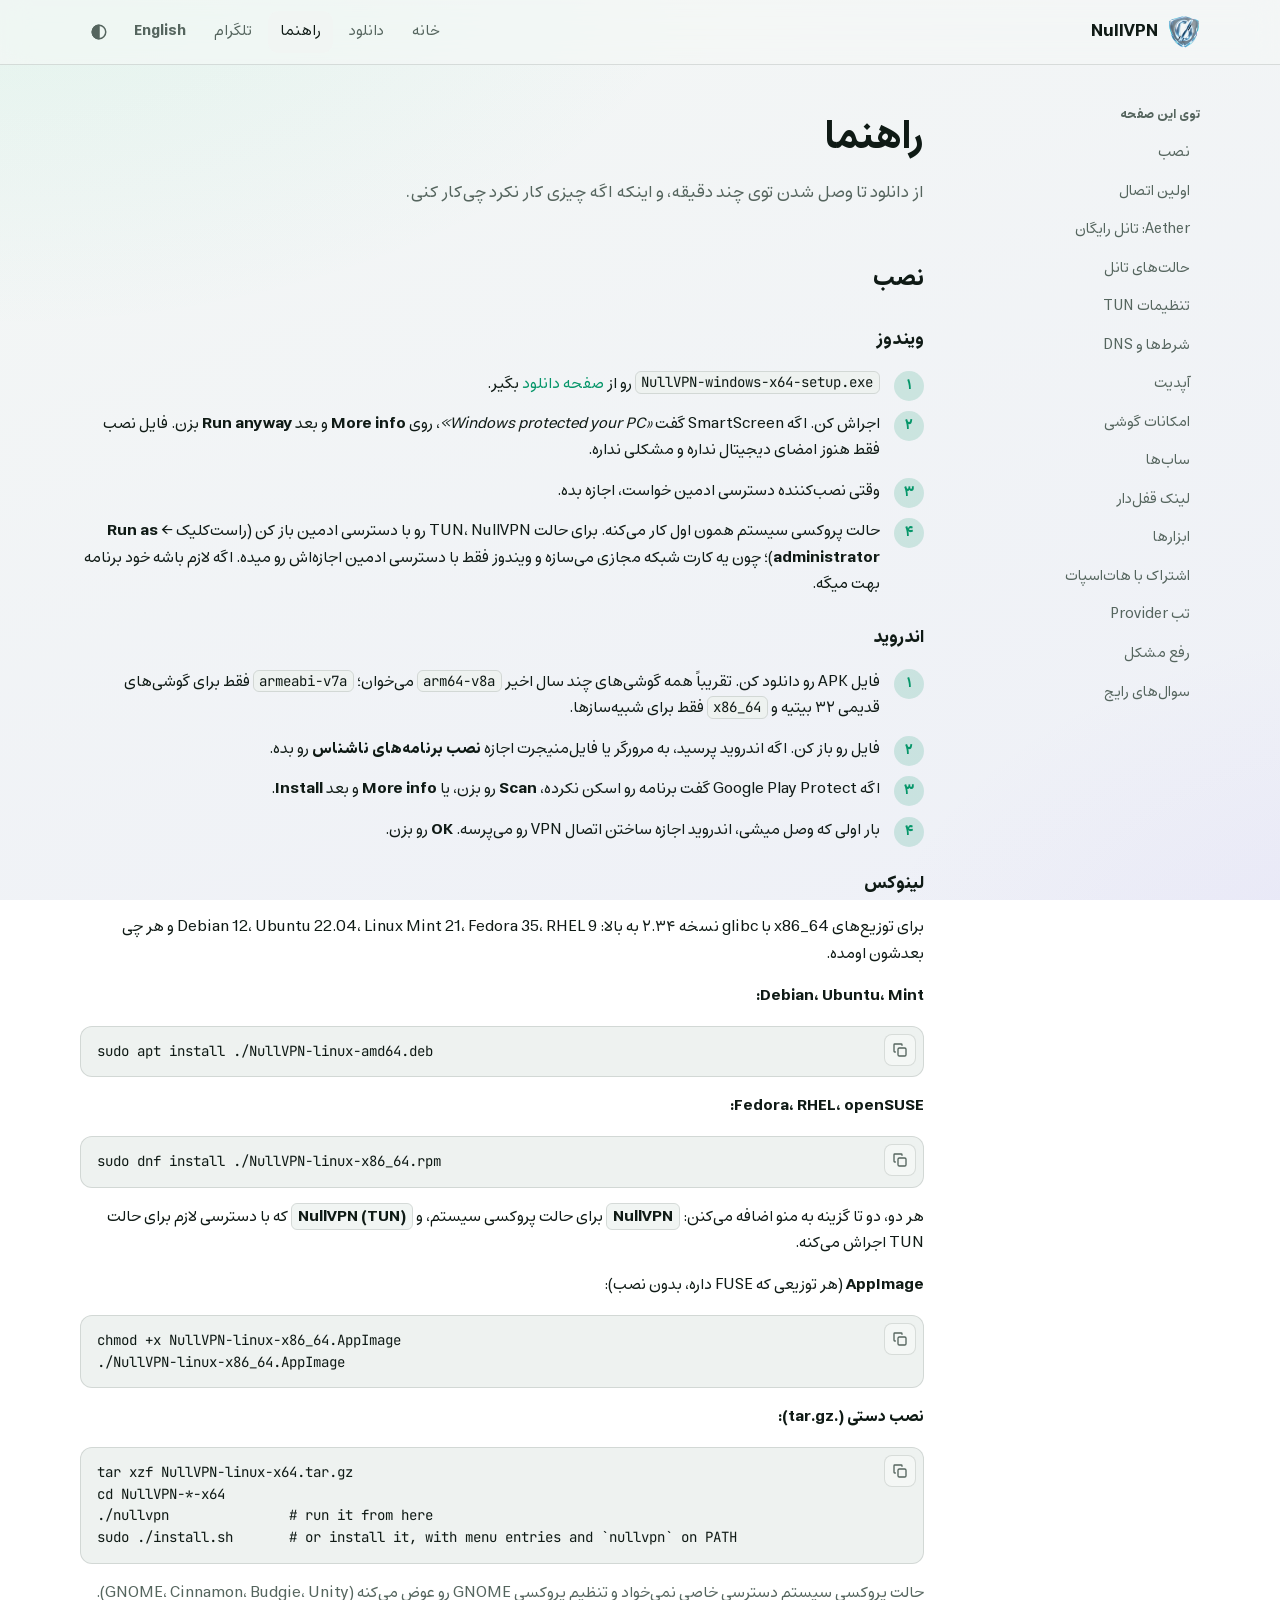
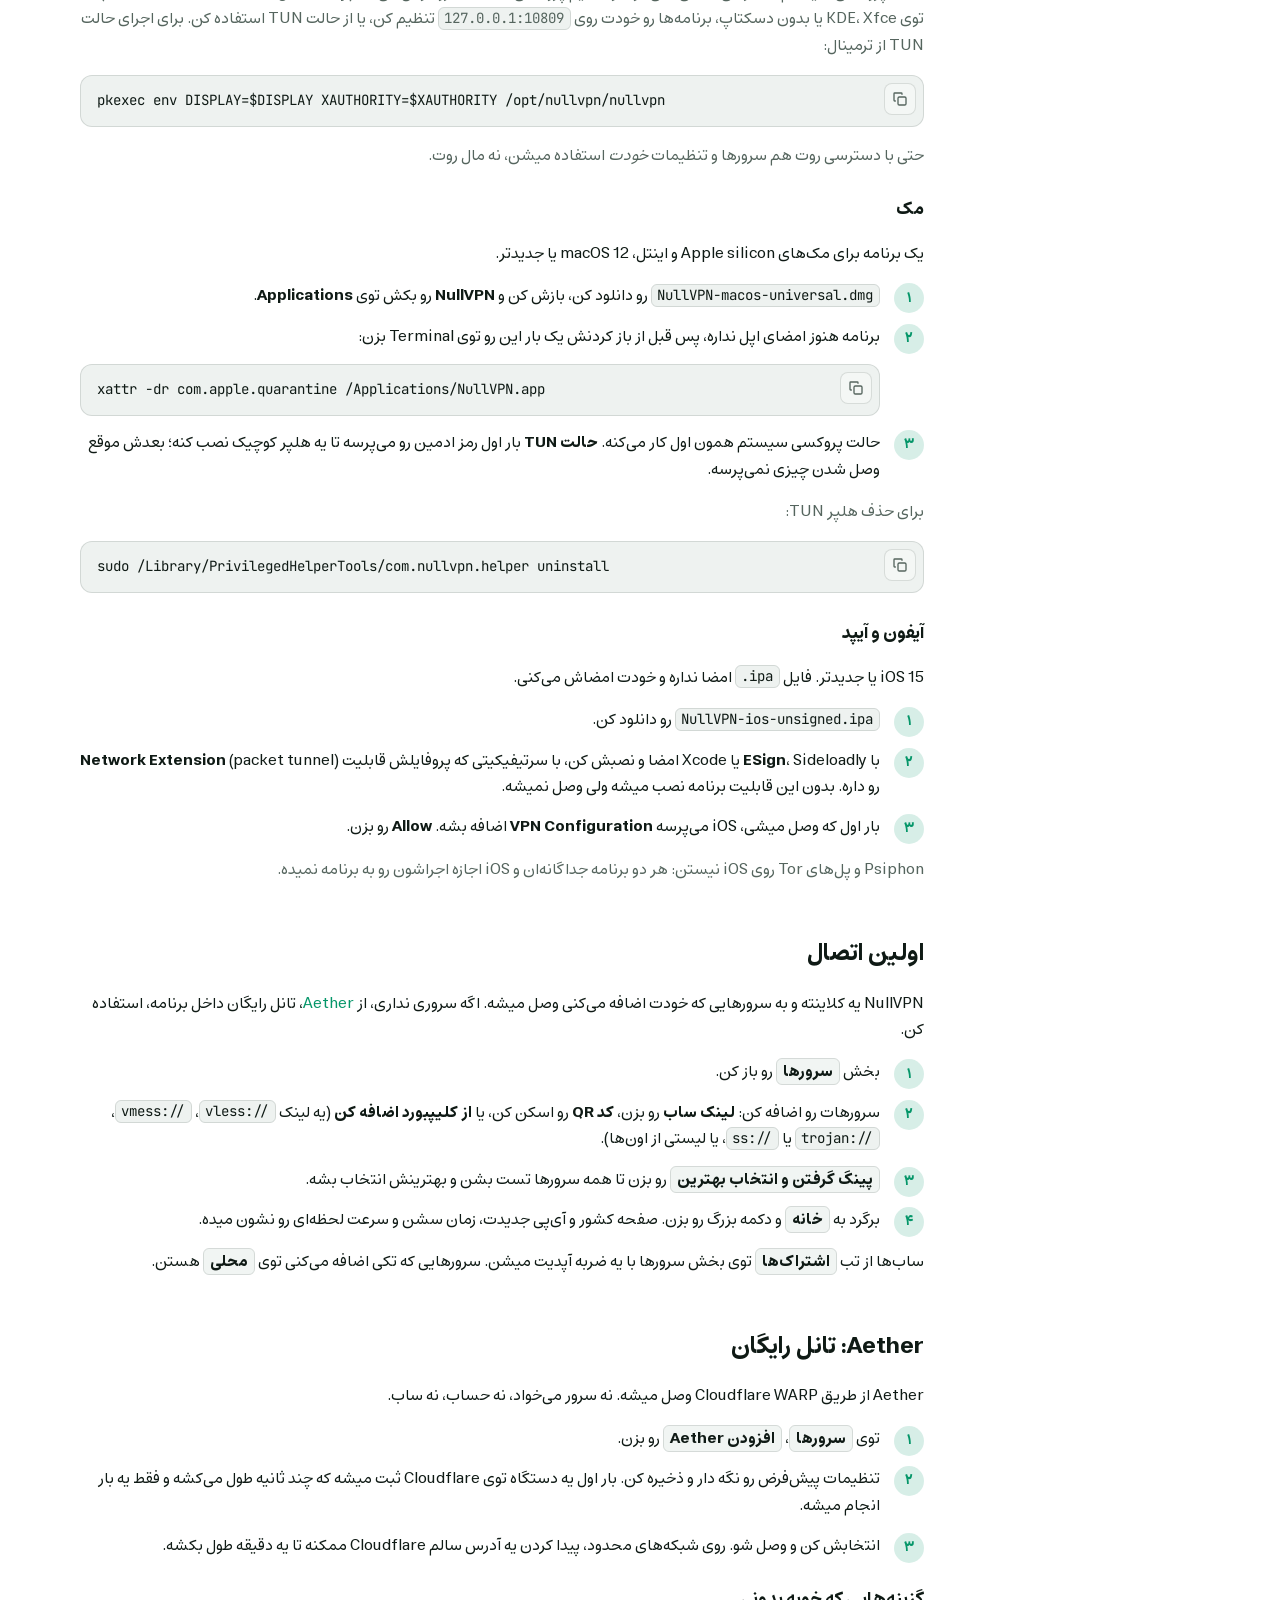
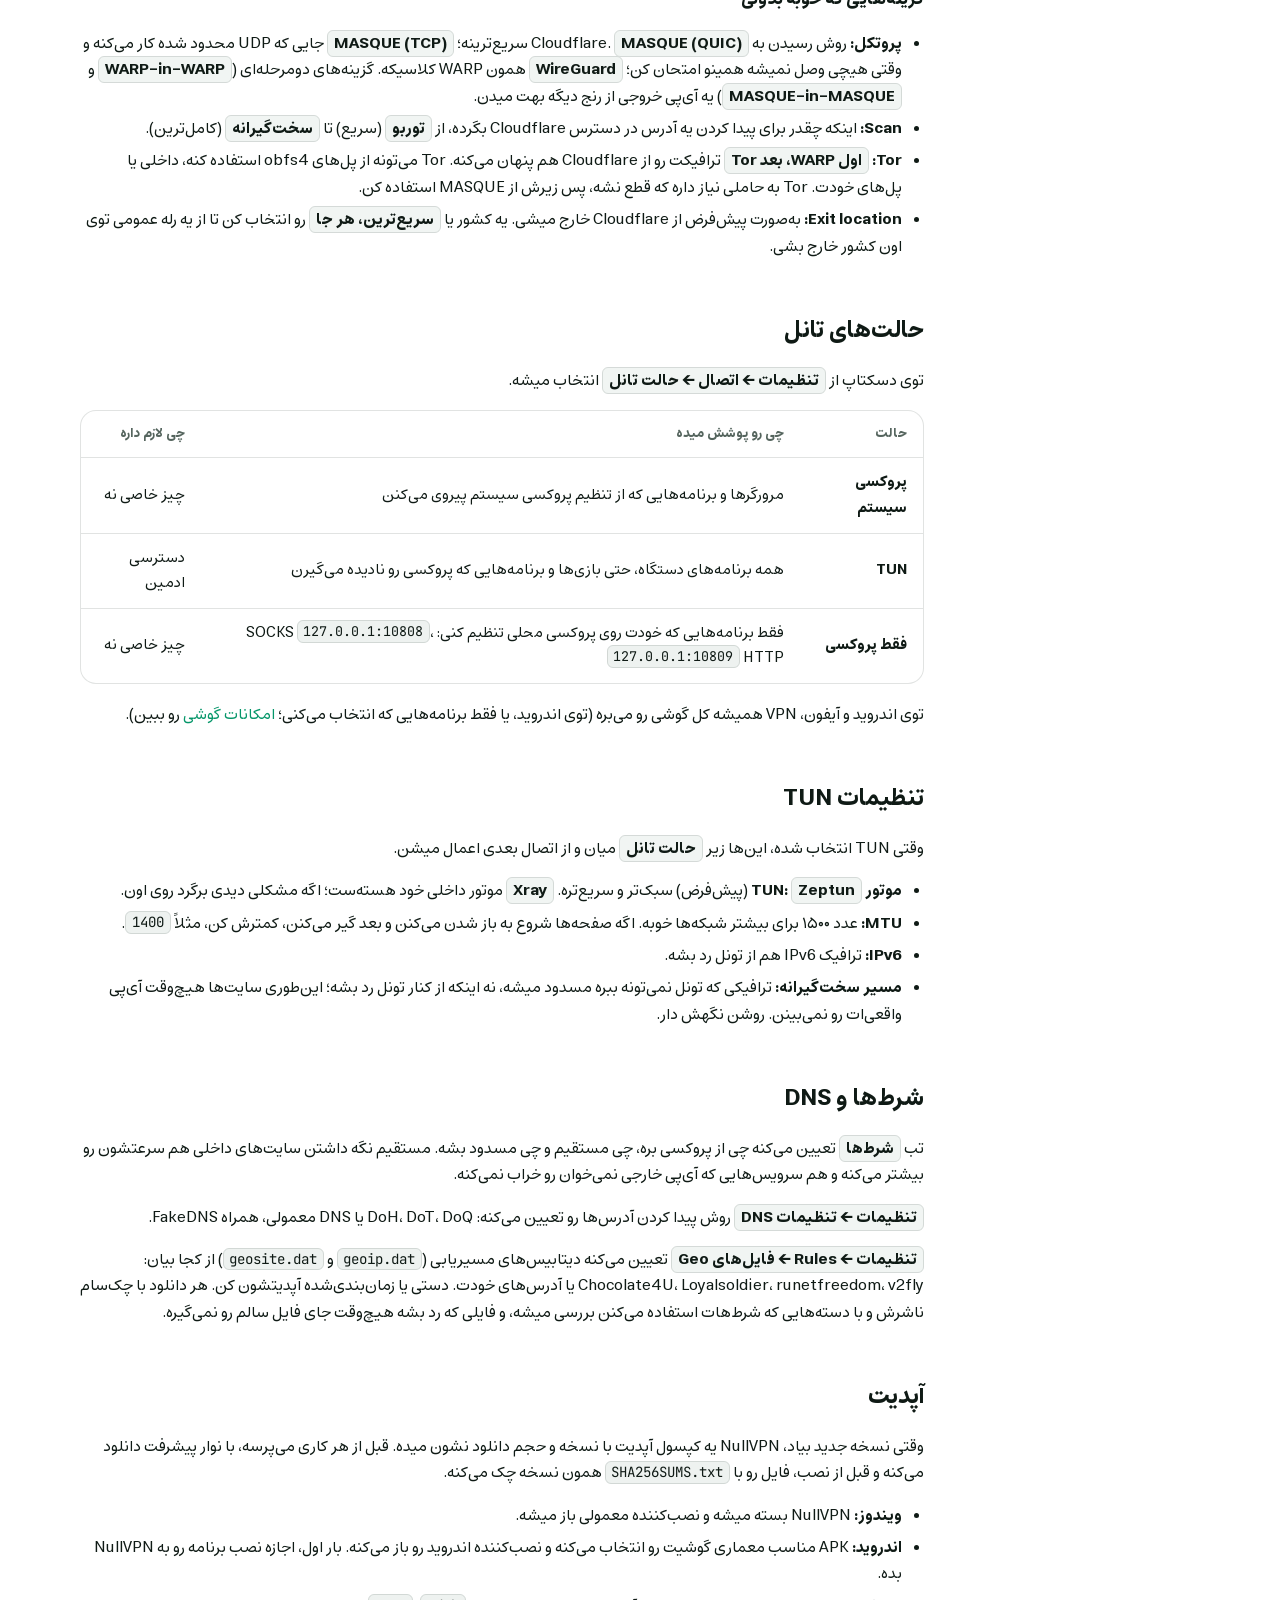
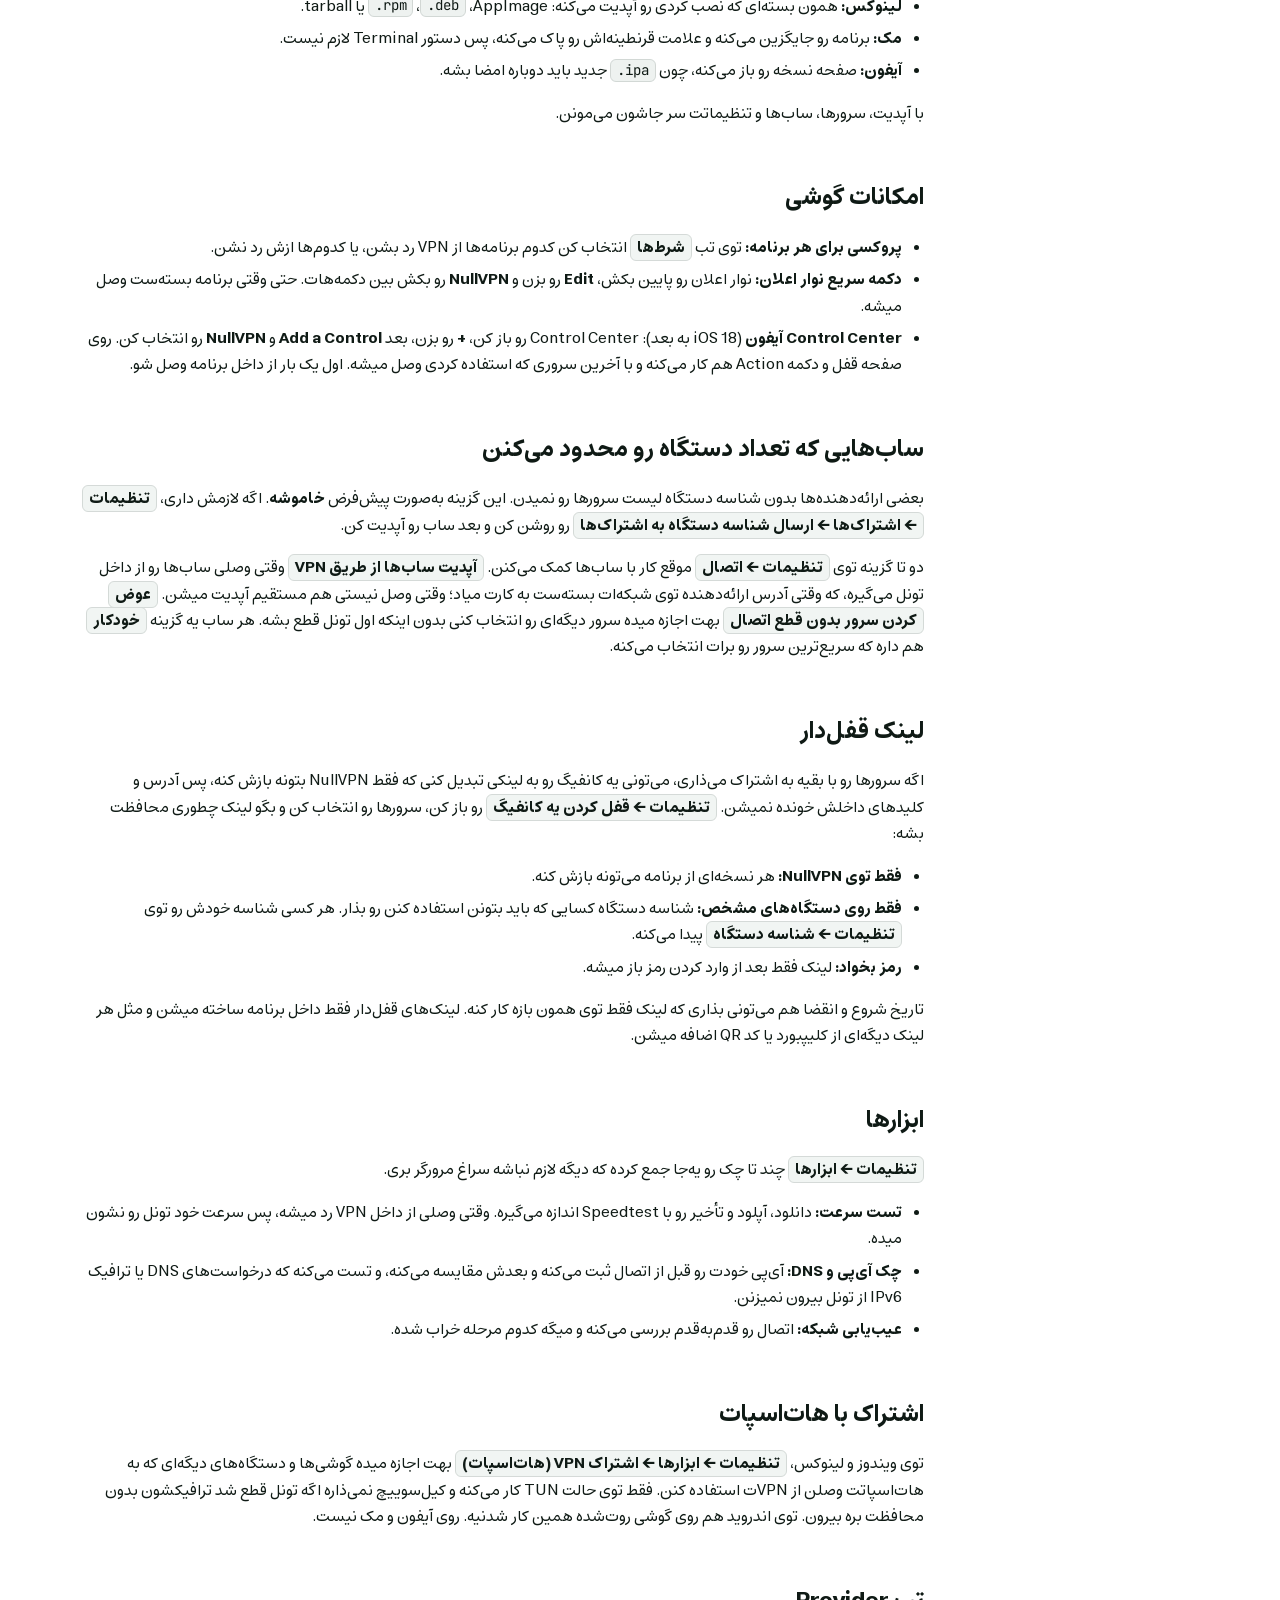
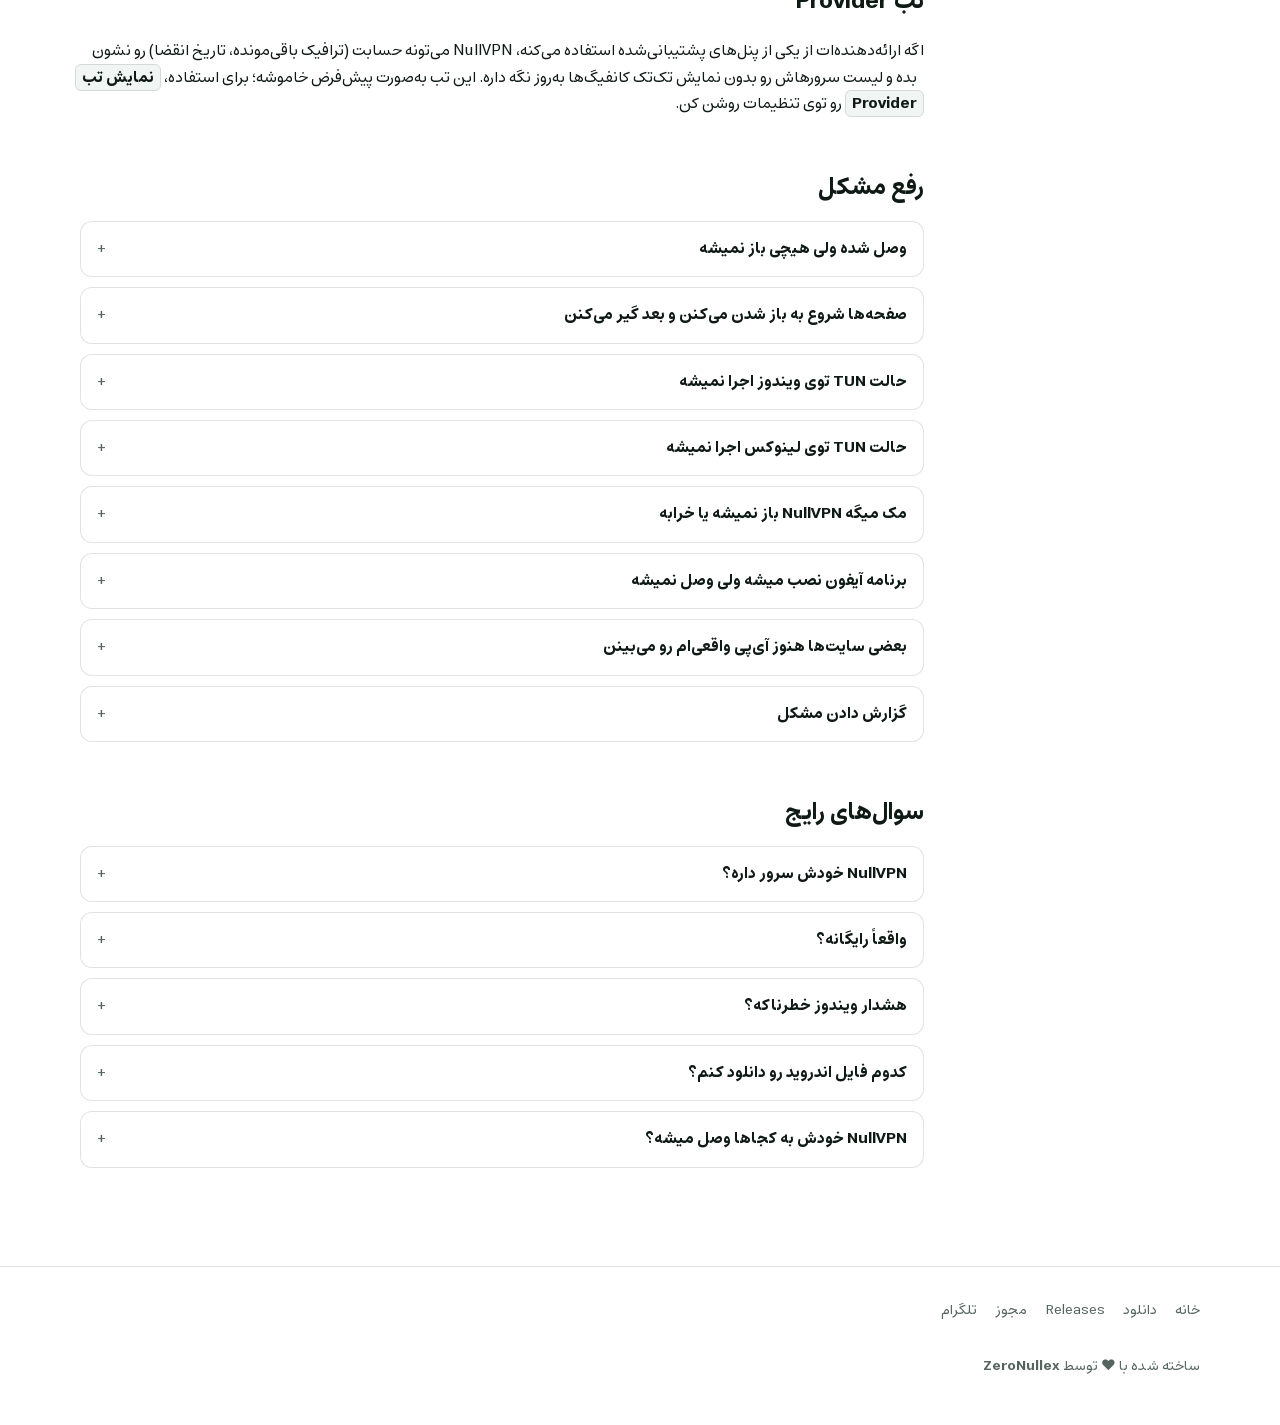
<file: fa/guide.html>
<!doctype html>
<html lang="fa" dir="rtl">
<head>
<meta charset="utf-8">
<meta name="viewport" content="width=device-width, initial-scale=1">
<title>راهنمای NullVPN</title>
<meta name="description" content="نصب NullVPN، اولین اتصال، تانل رایگان Aether، انتخاب حالت تانل و رفع مشکلات رایج.">
<meta name="theme-color" content="#0b1210">
<link rel="icon" type="image/png" sizes="32x32" href="../assets/logo-32.png">
<link rel="apple-touch-icon" href="../assets/logo-180.png">
<link rel="alternate" hreflang="en" href="https://nullvpnapp.github.io/guide.html">
<link rel="alternate" hreflang="fa" href="https://nullvpnapp.github.io/fa/guide.html">
<meta property="og:title" content="راهنمای NullVPN">
<meta property="og:image" content="https://nullvpnapp.github.io/assets/og.jpg">
<link rel="preconnect" href="https://fonts.googleapis.com">
<link rel="preconnect" href="https://fonts.gstatic.com" crossorigin>
<link rel="stylesheet" href="https://fonts.googleapis.com/css2?family=Inter:wght@400;600;700;800&family=JetBrains+Mono:wght@400;600&display=swap">
<link rel="stylesheet" href="../assets/style.css?v=6">
<script>try{var t=localStorage.getItem("theme");if(t)document.documentElement.setAttribute("data-theme",t)}catch(e){}</script>
<script src="../assets/site.js?v=5" defer></script>
</head>
<body>

<header class="site-header">
  <div class="wrap">
    <a class="brand" href="./"><img src="../assets/logo-64.png" alt="" width="32" height="32">NullVPN</a>
    <nav class="nav" aria-label="منو">
      <a href="./">خانه</a>
      <a href="download.html">دانلود</a>
      <a href="guide.html" aria-current="page">راهنما</a>
      <a href="https://t.me/ZeroNullex" rel="noopener">تلگرام</a>
      <a class="lang" href="../guide.html" data-lang-switch lang="en" hreflang="en">English</a>
      <button id="theme-toggle" class="icon-btn" type="button" aria-label="تغییر تم">
        <svg viewBox="0 0 24 24" fill="none" stroke="currentColor" stroke-width="2" stroke-linecap="round" stroke-linejoin="round" aria-hidden="true"><circle cx="12" cy="12" r="9"/><path d="M12 3a9 9 0 0 0 0 18z" fill="currentColor"/></svg>
      </button>
    </nav>
  </div>
</header>

<main class="wrap guide-layout">
  <nav class="toc" aria-label="توی این صفحه">
    <strong>توی این صفحه</strong>
    <ol>
      <li><a href="#install">نصب</a></li>
      <li><a href="#first-connection">اولین اتصال</a></li>
      <li><a href="#aether">Aether: تانل رایگان</a></li>
      <li><a href="#modes">حالت‌های تانل</a></li>
      <li><a href="#tun-options">تنظیمات TUN</a></li>
      <li><a href="#routing">شرط‌ها و DNS</a></li>
      <li><a href="#updates">آپدیت</a></li>
      <li><a href="#android">امکانات گوشی</a></li>
      <li><a href="#subscriptions">ساب‌ها</a></li>
      <li><a href="#locks">لینک قفل‌دار</a></li>
      <li><a href="#tools">ابزارها</a></li>
      <li><a href="#hotspot">اشتراک با هات‌اسپات</a></li>
      <li><a href="#provider">تب Provider</a></li>
      <li><a href="#troubleshooting">رفع مشکل</a></li>
      <li><a href="#faq">سوال‌های رایج</a></li>
    </ol>
  </nav>

  <article class="doc">
    <h1>راهنما</h1>
    <p class="lead">از دانلود تا وصل شدن توی چند دقیقه، و اینکه اگه چیزی کار نکرد چی‌کار کنی.</p>

    <h2 id="install">نصب</h2>

    <h3 id="install-windows">ویندوز</h3>
    <ol class="steps">
      <li><code>NullVPN-windows-x64-setup.exe</code> رو از <a href="download.html#windows">صفحه دانلود</a> بگیر.</li>
      <li>اجراش کن. اگه SmartScreen گفت <em>«Windows protected your PC»</em>، روی <strong>More info</strong> و بعد <strong>Run anyway</strong> بزن. فایل نصب فقط هنوز امضای دیجیتال نداره و مشکلی نداره.</li>
      <li>وقتی نصب‌کننده دسترسی ادمین خواست، اجازه بده.</li>
      <li>حالت پروکسی سیستم همون اول کار می‌کنه. برای حالت TUN، NullVPN رو با دسترسی ادمین باز کن (راست‌کلیک ← <strong>Run as administrator</strong>)؛ چون یه کارت شبکه مجازی می‌سازه و ویندوز فقط با دسترسی ادمین اجازه‌اش رو میده. اگه لازم باشه خود برنامه بهت میگه.</li>
    </ol>

    <h3 id="install-android">اندروید</h3>
    <ol class="steps">
      <li>فایل APK رو دانلود کن. تقریباً همه گوشی‌های چند سال اخیر <code>arm64-v8a</code> می‌خوان؛ <code>armeabi-v7a</code> فقط برای گوشی‌های قدیمی ۳۲ بیتیه و <code>x86_64</code> فقط برای شبیه‌سازها.</li>
      <li>فایل رو باز کن. اگه اندروید پرسید، به مرورگر یا فایل‌منیجرت اجازه <strong>نصب برنامه‌های ناشناس</strong> رو بده.</li>
      <li>اگه Google Play Protect گفت برنامه رو اسکن نکرده، <strong>Scan</strong> رو بزن، یا <strong>More info</strong> و بعد <strong>Install</strong>.</li>
      <li>بار اولی که وصل میشی، اندروید اجازه ساختن اتصال VPN رو می‌پرسه. <strong>OK</strong> رو بزن.</li>
    </ol>

    <h3 id="install-linux">لینوکس</h3>
    <p>برای توزیع‌های x86_64 با glibc نسخه ۲.۳۴ به بالا: Debian 12، Ubuntu 22.04، Linux Mint 21، Fedora 35، RHEL 9 و هر چی بعدشون اومده.</p>
    <p><strong>Debian، Ubuntu، Mint:</strong></p>
    <pre><code>sudo apt install ./NullVPN-linux-amd64.deb</code></pre>
    <p><strong>Fedora، RHEL، openSUSE:</strong></p>
    <pre><code>sudo dnf install ./NullVPN-linux-x86_64.rpm</code></pre>
    <p>هر دو، دو تا گزینه به منو اضافه می‌کنن: <span class="ui">NullVPN</span> برای حالت پروکسی سیستم، و <span class="ui">NullVPN (TUN)</span> که با دسترسی لازم برای حالت TUN اجراش می‌کنه.</p>
    <p><strong>AppImage</strong> (هر توزیعی که FUSE داره، بدون نصب):</p>
    <pre><code>chmod +x NullVPN-linux-x86_64.AppImage
./NullVPN-linux-x86_64.AppImage</code></pre>
    <p><strong>نصب دستی (.tar.gz):</strong></p>
    <pre><code>tar xzf NullVPN-linux-x64.tar.gz
cd NullVPN-*-x64
./nullvpn               # run it from here
sudo ./install.sh       # or install it, with menu entries and `nullvpn` on PATH</code></pre>
    <p class="muted">حالت پروکسی سیستم دسترسی خاصی نمی‌خواد و تنظیم پروکسی GNOME رو عوض می‌کنه (GNOME، Cinnamon، Budgie، Unity). توی KDE، Xfce یا بدون دسکتاپ، برنامه‌ها رو خودت روی <code>127.0.0.1:10809</code> تنظیم کن، یا از حالت TUN استفاده کن. برای اجرای حالت TUN از ترمینال:</p>
    <pre><code>pkexec env DISPLAY=$DISPLAY XAUTHORITY=$XAUTHORITY /opt/nullvpn/nullvpn</code></pre>
    <p class="muted">حتی با دسترسی روت هم سرورها و تنظیمات <em>خودت</em> استفاده میشن، نه مال روت.</p>

    <h3 id="install-macos">مک</h3>
    <p>یک برنامه برای مک‌های Apple silicon و اینتل، macOS 12 یا جدیدتر.</p>
    <ol class="steps">
      <li><code>NullVPN-macos-universal.dmg</code> رو دانلود کن، بازش کن و <strong>NullVPN</strong> رو بکش توی <strong>Applications</strong>.</li>
      <li>برنامه هنوز امضای اپل نداره، پس قبل از باز کردنش یک بار این رو توی Terminal بزن:
        <pre><code>xattr -dr com.apple.quarantine /Applications/NullVPN.app</code></pre></li>
      <li>حالت پروکسی سیستم همون اول کار می‌کنه. <strong>حالت TUN</strong> بار اول رمز ادمین رو می‌پرسه تا یه هلپر کوچیک نصب کنه؛ بعدش موقع وصل شدن چیزی نمی‌پرسه.</li>
    </ol>
    <p class="muted">برای حذف هلپر TUN:</p>
    <pre><code>sudo /Library/PrivilegedHelperTools/com.nullvpn.helper uninstall</code></pre>

    <h3 id="install-ios">آیفون و آیپد</h3>
    <p>iOS 15 یا جدیدتر. فایل <code>.ipa</code> امضا نداره و خودت امضاش می‌کنی.</p>
    <ol class="steps">
      <li><code>NullVPN-ios-unsigned.ipa</code> رو دانلود کن.</li>
      <li>با <strong>ESign</strong>، Sideloadly یا Xcode امضا و نصبش کن، با سرتیفیکیتی که پروفایلش قابلیت <strong>Network Extension</strong> (packet tunnel) رو داره. بدون این قابلیت برنامه نصب میشه ولی وصل نمیشه.</li>
      <li>بار اول که وصل میشی، iOS می‌پرسه <strong>VPN Configuration</strong> اضافه بشه. <strong>Allow</strong> رو بزن.</li>
    </ol>
    <p class="muted">Psiphon و پل‌های Tor روی iOS نیستن: هر دو برنامه جداگانه‌ان و iOS اجازه اجراشون رو به برنامه نمیده.</p>

    <h2 id="first-connection">اولین اتصال</h2>
    <p>NullVPN یه کلاینته و به سرورهایی که خودت اضافه می‌کنی وصل میشه. اگه سروری نداری، از <a href="#aether">Aether</a>، تانل رایگان داخل برنامه، استفاده کن.</p>
    <ol class="steps">
      <li>بخش <span class="ui">سرورها</span> رو باز کن.</li>
      <li>سرورهات رو اضافه کن: <strong>لینک ساب</strong> رو بزن، <strong>کد QR</strong> رو اسکن کن، یا <strong>از کلیپبورد اضافه کن</strong> (یه لینک <code>vless://</code>، <code>vmess://</code>، <code>trojan://</code> یا <code>ss://</code>، یا لیستی از اون‌ها).</li>
      <li><span class="ui">پینگ گرفتن و انتخاب بهترین</span> رو بزن تا همه سرورها تست بشن و بهترینش انتخاب بشه.</li>
      <li>برگرد به <span class="ui">خانه</span> و دکمه بزرگ رو بزن. صفحه کشور و آی‌پی جدیدت، زمان سشن و سرعت لحظه‌ای رو نشون میده.</li>
    </ol>
    <p>ساب‌ها از تب <span class="ui">اشتراک‌ها</span> توی بخش سرورها با یه ضربه آپدیت میشن. سرورهایی که تکی اضافه می‌کنی توی <span class="ui">محلی</span> هستن.</p>

    <h2 id="aether">Aether: تانل رایگان</h2>
    <p>Aether از طریق Cloudflare WARP وصل میشه. نه سرور می‌خواد، نه حساب، نه ساب.</p>
    <ol class="steps">
      <li>توی <span class="ui">سرورها</span>، <span class="ui">افزودن Aether</span> رو بزن.</li>
      <li>تنظیمات پیش‌فرض رو نگه دار و ذخیره کن. بار اول یه دستگاه توی Cloudflare ثبت میشه که چند ثانیه طول می‌کشه و فقط یه بار انجام میشه.</li>
      <li>انتخابش کن و وصل شو. روی شبکه‌های محدود، پیدا کردن یه آدرس سالم Cloudflare ممکنه تا یه دقیقه طول بکشه.</li>
    </ol>
    <h3>گزینه‌هایی که خوبه بدونی</h3>
    <ul>
      <li><strong>پروتکل:</strong> روش رسیدن به Cloudflare. <span class="ui">MASQUE (QUIC)</span> سریع‌ترینه؛ <span class="ui">MASQUE (TCP)</span> جایی که UDP محدود شده کار می‌کنه و وقتی هیچی وصل نمیشه همینو امتحان کن؛ <span class="ui">WireGuard</span> همون WARP کلاسیکه. گزینه‌های دومرحله‌ای (<span class="ui">WARP-in-WARP</span> و <span class="ui">MASQUE-in-MASQUE</span>) یه آی‌پی خروجی از رنج دیگه بهت میدن.</li>
      <li><strong>Scan:</strong> اینکه چقدر برای پیدا کردن یه آدرس در دسترس Cloudflare بگرده، از <span class="ui">توربو</span> (سریع) تا <span class="ui">سخت‌گیرانه</span> (کامل‌ترین).</li>
      <li><strong>Tor:</strong> <span class="ui">اول WARP، بعد Tor</span> ترافیکت رو از Cloudflare هم پنهان می‌کنه. Tor می‌تونه از پل‌های obfs4 استفاده کنه، داخلی یا پل‌های خودت. Tor به حاملی نیاز داره که قطع نشه، پس زیرش از MASQUE استفاده کن.</li>
      <li><strong>Exit location:</strong> به‌صورت پیش‌فرض از Cloudflare خارج میشی. یه کشور یا <span class="ui">سریع‌ترین، هر جا</span> رو انتخاب کن تا از یه رله عمومی توی اون کشور خارج بشی.</li>
    </ul>

    <h2 id="modes">حالت‌های تانل</h2>
    <p>توی دسکتاپ از <span class="ui">تنظیمات ← اتصال ← حالت تانل</span> انتخاب میشه.</p>
    <div class="table-wrap">
      <table>
        <thead><tr><th>حالت</th><th>چی رو پوشش میده</th><th>چی لازم داره</th></tr></thead>
        <tbody>
          <tr><td>پروکسی سیستم</td><td>مرورگرها و برنامه‌هایی که از تنظیم پروکسی سیستم پیروی می‌کنن</td><td>چیز خاصی نه</td></tr>
          <tr><td>TUN</td><td>همه برنامه‌های دستگاه، حتی بازی‌ها و برنامه‌هایی که پروکسی رو نادیده می‌گیرن</td><td>دسترسی ادمین</td></tr>
          <tr><td>فقط پروکسی</td><td>فقط برنامه‌هایی که خودت روی پروکسی محلی تنظیم کنی: SOCKS <code>127.0.0.1:10808</code>، HTTP <code>127.0.0.1:10809</code></td><td>چیز خاصی نه</td></tr>
        </tbody>
      </table>
    </div>
    <p>توی اندروید و آیفون، VPN همیشه کل گوشی رو می‌بره (توی اندروید، یا فقط برنامه‌هایی که انتخاب می‌کنی؛ <a href="#android">امکانات گوشی</a> رو ببین).</p>

    <h2 id="tun-options">تنظیمات TUN</h2>
    <p>وقتی TUN انتخاب شده، این‌ها زیر <span class="ui">حالت تانل</span> میان و از اتصال بعدی اعمال میشن.</p>
    <ul>
      <li><strong>موتور TUN:</strong> <span class="ui">Zeptun</span> (پیش‌فرض) سبک‌تر و سریع‌تره. <span class="ui">Xray</span> موتور داخلی خود هسته‌ست؛ اگه مشکلی دیدی برگرد روی اون.</li>
      <li><strong>MTU:</strong> عدد ۱۵۰۰ برای بیشتر شبکه‌ها خوبه. اگه صفحه‌ها شروع به باز شدن می‌کنن و بعد گیر می‌کنن، کمترش کن، مثلاً <code>1400</code>.</li>
      <li><strong>IPv6:</strong> ترافیک IPv6 هم از تونل رد بشه.</li>
      <li><strong>مسیر سخت‌گیرانه:</strong> ترافیکی که تونل نمی‌تونه ببره مسدود میشه، نه اینکه از کنار تونل رد بشه؛ این‌طوری سایت‌ها هیچ‌وقت آی‌پی واقعی‌ات رو نمی‌بینن. روشن نگهش دار.</li>
    </ul>

    <h2 id="routing">شرط‌ها و DNS</h2>
    <p>تب <span class="ui">شرط‌ها</span> تعیین می‌کنه چی از پروکسی بره، چی مستقیم و چی مسدود بشه. مستقیم نگه داشتن سایت‌های داخلی هم سرعتشون رو بیشتر می‌کنه و هم سرویس‌هایی که آی‌پی خارجی نمی‌خوان رو خراب نمی‌کنه.</p>
    <p><span class="ui">تنظیمات ← تنظیمات DNS</span> روش پیدا کردن آدرس‌ها رو تعیین می‌کنه: DoH، DoT، DoQ یا DNS معمولی، همراه FakeDNS.</p>
    <p><span class="ui">تنظیمات ← Rules ← فایل‌های Geo</span> تعیین می‌کنه دیتابیس‌های مسیریابی (<code>geoip.dat</code> و <code>geosite.dat</code>) از کجا بیان: Chocolate4U، Loyalsoldier، runetfreedom، v2fly یا آدرس‌های خودت. دستی یا زمان‌بندی‌شده آپدیتشون کن. هر دانلود با چک‌سام ناشرش و با دسته‌هایی که شرط‌هات استفاده می‌کنن بررسی میشه، و فایلی که رد بشه هیچ‌وقت جای فایل سالم رو نمی‌گیره.</p>

    <h2 id="updates">آپدیت</h2>
    <p>وقتی نسخه جدید بیاد، NullVPN یه کپسول آپدیت با نسخه و حجم دانلود نشون میده. قبل از هر کاری می‌پرسه، با نوار پیشرفت دانلود می‌کنه و قبل از نصب، فایل رو با <code>SHA256SUMS.txt</code> همون نسخه چک می‌کنه.</p>
    <ul>
      <li><strong>ویندوز:</strong> NullVPN بسته میشه و نصب‌کننده معمولی باز میشه.</li>
      <li><strong>اندروید:</strong> APK مناسب معماری گوشیت رو انتخاب می‌کنه و نصب‌کننده اندروید رو باز می‌کنه. بار اول، اجازه نصب برنامه رو به NullVPN بده.</li>
      <li><strong>لینوکس:</strong> همون بسته‌ای که نصب کردی رو آپدیت می‌کنه: AppImage، <code>.deb</code>، <code>.rpm</code> یا tarball.</li>
      <li><strong>مک:</strong> برنامه رو جایگزین می‌کنه و علامت قرنطینه‌اش رو پاک می‌کنه، پس دستور Terminal لازم نیست.</li>
      <li><strong>آیفون:</strong> صفحه نسخه رو باز می‌کنه، چون <code>.ipa</code> جدید باید دوباره امضا بشه.</li>
    </ul>
    <p>با آپدیت، سرورها، ساب‌ها و تنظیماتت سر جاشون می‌مونن.</p>

    <h2 id="android">امکانات گوشی</h2>
    <ul>
      <li><strong>پروکسی برای هر برنامه:</strong> توی تب <span class="ui">شرط‌ها</span> انتخاب کن کدوم برنامه‌ها از VPN رد بشن، یا کدوم‌ها ازش رد نشن.</li>
      <li><strong>دکمه سریع نوار اعلان:</strong> نوار اعلان رو پایین بکش، <strong>Edit</strong> رو بزن و <strong>NullVPN</strong> رو بکش بین دکمه‌هات. حتی وقتی برنامه بسته‌ست وصل میشه.</li>
      <li><strong>Control Center آیفون</strong> (iOS 18 به بعد): Control Center رو باز کن، <strong>+</strong> رو بزن، بعد <strong>Add a Control</strong> و <strong>NullVPN</strong> رو انتخاب کن. روی صفحه قفل و دکمه Action هم کار می‌کنه و با آخرین سروری که استفاده کردی وصل میشه. اول یک بار از داخل برنامه وصل شو.</li>
    </ul>

    <h2 id="subscriptions">ساب‌هایی که تعداد دستگاه رو محدود می‌کنن</h2>
    <p>بعضی ارائه‌دهنده‌ها بدون شناسه دستگاه لیست سرورها رو نمیدن. این گزینه به‌صورت پیش‌فرض <strong>خاموشه</strong>. اگه لازمش داری، <span class="ui">تنظیمات ← اشتراک‌ها ← ارسال شناسه دستگاه به اشتراک‌ها</span> رو روشن کن و بعد ساب رو آپدیت کن.</p>

    <p>دو تا گزینه توی <span class="ui">تنظیمات ← اتصال</span> موقع کار با ساب‌ها کمک می‌کنن. <span class="ui">آپدیت ساب‌ها از طریق VPN</span> وقتی وصلی ساب‌ها رو از داخل تونل می‌گیره، که وقتی آدرس ارائه‌دهنده توی شبکه‌ات بسته‌ست به کارت میاد؛ وقتی وصل نیستی هم مستقیم آپدیت میشن. <span class="ui">عوض کردن سرور بدون قطع اتصال</span> بهت اجازه میده سرور دیگه‌ای رو انتخاب کنی بدون اینکه اول تونل قطع بشه. هر ساب یه گزینه <span class="ui">خودکار</span> هم داره که سریع‌ترین سرور رو برات انتخاب می‌کنه.</p>

    <h2 id="locks">لینک قفل‌دار</h2>
    <p>اگه سرورها رو با بقیه به اشتراک می‌ذاری، می‌تونی یه کانفیگ رو به لینکی تبدیل کنی که فقط NullVPN بتونه بازش کنه، پس آدرس و کلیدهای داخلش خونده نمیشن. <span class="ui">تنظیمات ← قفل کردن یه کانفیگ</span> رو باز کن، سرورها رو انتخاب کن و بگو لینک چطوری محافظت بشه:</p>
    <ul>
      <li><strong>فقط توی NullVPN:</strong> هر نسخه‌ای از برنامه می‌تونه بازش کنه.</li>
      <li><strong>فقط روی دستگاه‌های مشخص:</strong> شناسه دستگاه کسایی که باید بتونن استفاده کنن رو بذار. هر کسی شناسه خودش رو توی <span class="ui">تنظیمات ← شناسه دستگاه</span> پیدا می‌کنه.</li>
      <li><strong>رمز بخواد:</strong> لینک فقط بعد از وارد کردن رمز باز میشه.</li>
    </ul>
    <p>تاریخ شروع و انقضا هم می‌تونی بذاری که لینک فقط توی همون بازه کار کنه. لینک‌های قفل‌دار فقط داخل برنامه ساخته میشن و مثل هر لینک دیگه‌ای از کلیپبورد یا کد QR اضافه میشن.</p>

    <h2 id="tools">ابزارها</h2>
    <p><span class="ui">تنظیمات ← ابزارها</span> چند تا چک رو یه‌جا جمع کرده که دیگه لازم نباشه سراغ مرورگر بری.</p>
    <ul>
      <li><strong>تست سرعت:</strong> دانلود، آپلود و تأخیر رو با Speedtest اندازه می‌گیره. وقتی وصلی از داخل VPN رد میشه، پس سرعت خود تونل رو نشون میده.</li>
      <li><strong>چک آی‌پی و DNS:</strong> آی‌پی خودت رو قبل از اتصال ثبت می‌کنه و بعدش مقایسه می‌کنه، و تست می‌کنه که درخواست‌های DNS یا ترافیک IPv6 از تونل بیرون نمیزنن.</li>
      <li><strong>عیب‌یابی شبکه:</strong> اتصال رو قدم‌به‌قدم بررسی می‌کنه و میگه کدوم مرحله خراب شده.</li>
    </ul>

    <h2 id="hotspot">اشتراک با هات‌اسپات</h2>
    <p>توی ویندوز و لینوکس، <span class="ui">تنظیمات ← ابزارها ← اشتراک VPN (هات‌اسپات)</span> بهت اجازه میده گوشی‌ها و دستگاه‌های دیگه‌ای که به هات‌اسپاتت وصلن از VPNت استفاده کنن. فقط توی حالت TUN کار می‌کنه و کیل‌سوییچ نمی‌ذاره اگه تونل قطع شد ترافیکشون بدون محافظت بره بیرون. توی اندروید هم روی گوشی روت‌شده همین کار شدنیه. روی آیفون و مک نیست.</p>

    <h2 id="provider">تب Provider</h2>
    <p>اگه ارائه‌دهنده‌ات از یکی از پنل‌های پشتیبانی‌شده استفاده می‌کنه، NullVPN می‌تونه حسابت (ترافیک باقی‌مونده، تاریخ انقضا) رو نشون بده و لیست سرورهاش رو بدون نمایش تک‌تک کانفیگ‌ها به‌روز نگه داره. این تب به‌صورت پیش‌فرض خاموشه؛ برای استفاده، <span class="ui">نمایش تب Provider</span> رو توی تنظیمات روشن کن.</p>

    <h2 id="troubleshooting">رفع مشکل</h2>
    <details>
      <summary>وصل شده ولی هیچی باز نمیشه</summary>
      <p><span class="ui">پینگ گرفتن و انتخاب بهترین</span> رو بزن؛ شاید سرور خاموش یا فیلتر شده باشه. اگه پینگ‌ها خوبن، <span class="ui">گزارش‌ها</span> رو باز کن و خط‌های قرمز رو ببین. توی دسکتاپ، حالت تانل دیگه رو امتحان کن.</p>
    </details>
    <details>
      <summary>صفحه‌ها شروع به باز شدن می‌کنن و بعد گیر می‌کنن</summary>
      <p>توی حالت TUN، <strong>MTU</strong> رو به <code>1400</code> (یا <code>1280</code>) کم کن و دوباره وصل شو. شبکه‌هایی که اتصالت رو داخل یه اتصال دیگه می‌برن، مثل اینترنت همراه، PPPoE یا یه VPN دیگه، برای هر بسته جای کمتری دارن.</p>
    </details>
    <details>
      <summary>حالت TUN توی ویندوز اجرا نمیشه</summary>
      <p>حالت TUN دسترسی ادمین لازم داره. NullVPN رو ببند، بعد روش راست‌کلیک کن و <strong>Run as administrator</strong> رو بزن. یا از حالت پروکسی سیستم استفاده کن که دسترسی خاصی نمی‌خواد.</p>
    </details>
    <details>
      <summary>حالت TUN توی لینوکس اجرا نمیشه</summary>
      <p>برای ساختن کارت شبکه دسترسی روت لازمه. از گزینه <span class="ui">NullVPN (TUN)</span> توی منو اجراش کن، یا با دستور <code>pkexec</code> که توی <a href="#install-linux">نصب ← لینوکس</a> اومده.</p>
    </details>
    <details>
      <summary>مک میگه NullVPN باز نمیشه یا خرابه</summary>
      <p>برنامه هنوز امضای اپل نداره. یک بار توی Terminal بزن <code>xattr -dr com.apple.quarantine /Applications/NullVPN.app</code> و دوباره بازش کن.</p>
    </details>
    <details>
      <summary>برنامه آیفون نصب میشه ولی وصل نمیشه</summary>
      <p>سرتیفیکیتی که باهاش امضا شده قابلیت <strong>Network Extension</strong> رو نداره. با سرتیفیکیتی که پروفایلش این قابلیت رو داره دوباره امضاش کن.</p>
    </details>
    <details>
      <summary>بعضی سایت‌ها هنوز آی‌پی واقعی‌ام رو می‌بینن</summary>
      <p>از حالت TUN با <strong>مسیر سخت‌گیرانه</strong> روشن استفاده کن. توی حالت پروکسی سیستم، برنامه‌هایی که پروکسی سیستم رو نادیده می‌گیرن مستقیم وصل میشن.</p>
    </details>
    <details>
      <summary>گزارش دادن مشکل</summary>
      <p><span class="ui">گزارش‌ها</span> رو باز کن، <span class="ui">رونوشت همه</span> رو بزن و همراه پلتفرم و نسخه NullVPN توی <a href="https://github.com/snarefps/NullVPN/issues" rel="noopener">یه Issue توی گیت‌هاب</a> بذار. آدرس سرورهایی که نمی‌خوای کسی ببینه رو پاک کن.</p>
    </details>

    <h2 id="faq">سوال‌های رایج</h2>
    <details>
      <summary>NullVPN خودش سرور داره؟</summary>
      <p>نه. سرور یا ساب رو خودت اضافه می‌کنی. گزینه داخلی <a href="#aether">Aether</a> بدون هیچ سروری، از طریق Cloudflare WARP وصل میشه.</p>
    </details>
    <details>
      <summary>واقعاً رایگانه؟</summary>
      <p>آره. نه تبلیغ، نه حساب کاربری، نه ردیابی، نه چیزی برای خریدن. استفاده ازش رایگانه ولی متن‌باز نیست؛ لطفاً به جای فایل‌ها لینک همین سایت رو به اشتراک بذار.</p>
    </details>
    <details>
      <summary>هشدار ویندوز خطرناکه؟</summary>
      <p>نه. این پیام فقط به خاطر اینه که فایل نصب هنوز امضای دیجیتال نداره، نه اینکه مشکلی داشته باشه. می‌تونی <a href="download.html#verify">SHA-256 فایل</a> رو با نسخه منتشرشده مقایسه کنی.</p>
    </details>
    <details>
      <summary>کدوم فایل اندروید رو دانلود کنم؟</summary>
      <p><code>arm64-v8a</code> برای تقریباً همه گوشی‌ها؛ <code>armeabi-v7a</code> برای گوشی‌های قدیمی ۳۲ بیتی؛ <code>x86_64</code> برای شبیه‌سازها.</p>
    </details>
    <details>
      <summary>NullVPN خودش به کجاها وصل میشه؟</summary>
      <p>فقط سرورها و ساب‌هایی که خودت اضافه می‌کنی. جدا از اون‌ها: چند تا سرویس پیدا کردن آی‌پی برای نشون دادن آی‌پی و کشورت (و برای چک‌های نشت)، Speedtest وقتی تست سرعت رو اجرا کنی، GitHub برای دیدن نسخه‌های جدید و داده‌های مسیریابی، و یه لیست عمومی از رله‌ها وقتی توی Aether مکان خروج انتخاب کنی.</p>
    </details>
  </article>
</main>

<footer class="site-footer">
  <div class="wrap">
    <div class="foot-links">
      <a href="./">خانه</a>
      <a href="download.html">دانلود</a>
      <a href="https://github.com/snarefps/NullVPN/releases" rel="noopener">Releases</a>
      <a href="https://github.com/snarefps/NullVPN/blob/main/LICENSE" rel="noopener">مجوز</a>
      <a href="https://t.me/ZeroNullex" rel="noopener">تلگرام</a>
    </div>
    <p>ساخته شده با ❤️ توسط <strong>ZeroNullex</strong></p>
  </div>
</footer>

</body>
</html>
</file>
<file: assets/style.css>
/* NullVPN site. One stylesheet for both languages; Persian pages set
   dir="rtl" and lang="fa", and everything here uses logical properties so
   the layout mirrors on its own. */

@font-face {
  font-family: "Estedad";
  src: url("fonts/Estedad-Regular.ttf") format("truetype");
  font-weight: 400;
  font-display: swap;
}
@font-face {
  font-family: "Estedad";
  src: url("fonts/Estedad-Bold.ttf") format("truetype");
  font-weight: 700;
  font-display: swap;
}

:root {
  --bg: #0b1210;
  --bg-2: #120f1a;
  --surface: rgba(255, 255, 255, 0.04);
  --surface-2: rgba(255, 255, 255, 0.07);
  --border: rgba(255, 255, 255, 0.10);
  --text: #e8eeeb;
  --muted: #9aa8a2;
  --accent: #34d399;
  --accent-strong: #10b981;
  --accent-ink: #04130d;
  --ice: #7dd3fc;
  --violet: #a78bfa;
  --warn: #fbbf24;
  --code-bg: rgba(0, 0, 0, 0.35);
  --shadow: 0 20px 60px rgba(0, 0, 0, 0.45);
  --radius: 16px;
  --font: "Inter", system-ui, -apple-system, "Segoe UI", Roboto, sans-serif;
  --mono: "JetBrains Mono", ui-monospace, SFMono-Regular, Menlo, Consolas, monospace;
  color-scheme: dark;
}

:root[data-theme="light"] {
  --bg: #f4f7f5;
  --bg-2: #eef0f7;
  --surface: #ffffff;
  --surface-2: #f1f5f3;
  --border: rgba(12, 30, 22, 0.12);
  --text: #0f1a15;
  --muted: #55655e;
  --accent: #059669;
  --accent-strong: #047857;
  --accent-ink: #ffffff;
  --ice: #0369a1;
  --violet: #6d28d9;
  --warn: #b45309;
  --code-bg: #eef2f0;
  --shadow: 0 18px 50px rgba(15, 40, 30, 0.12);
  color-scheme: light;
}

@media (prefers-color-scheme: light) {
  :root:not([data-theme="dark"]) {
    --bg: #f4f7f5;
    --bg-2: #eef0f7;
    --surface: #ffffff;
    --surface-2: #f1f5f3;
    --border: rgba(12, 30, 22, 0.12);
    --text: #0f1a15;
    --muted: #55655e;
    --accent: #059669;
    --accent-strong: #047857;
    --accent-ink: #ffffff;
    --ice: #0369a1;
    --violet: #6d28d9;
    --warn: #b45309;
    --code-bg: #eef2f0;
    --shadow: 0 18px 50px rgba(15, 40, 30, 0.12);
    color-scheme: light;
  }
}

html[lang="fa"] { --font: "Estedad", "Inter", system-ui, sans-serif; }

* { box-sizing: border-box; }

html { scroll-behavior: smooth; }

body {
  margin: 0;
  font-family: var(--font);
  font-size: 16px;
  line-height: 1.65;
  color: var(--text);
  background:
    radial-gradient(1200px 700px at 0% -10%, rgba(52, 211, 153, 0.10), transparent 60%),
    radial-gradient(900px 600px at 110% 110%, rgba(167, 139, 250, 0.10), transparent 60%),
    linear-gradient(160deg, var(--bg), var(--bg-2));
  background-attachment: fixed;
  min-height: 100vh;
  -webkit-font-smoothing: antialiased;
}

img { max-width: 100%; height: auto; display: block; }

a { color: var(--accent); text-decoration: none; }
a:hover { text-decoration: underline; }

code, kbd {
  font-family: var(--mono);
  font-size: 0.88em;
  background: var(--code-bg);
  border: 1px solid var(--border);
  border-radius: 6px;
  padding: 0.1em 0.4em;
  direction: ltr;
  unicode-bidi: isolate;
}

pre {
  font-family: var(--mono);
  font-size: 0.88rem;
  background: var(--code-bg);
  border: 1px solid var(--border);
  border-radius: 12px;
  padding: 14px 16px;
  overflow-x: auto;
  direction: ltr;
  text-align: left;
  line-height: 1.55;
}
pre code { background: none; border: 0; padding: 0; font-size: inherit; }

/* A command block with its copy button, which stays put while the code scrolls. */
.code-box { position: relative; }
/* The code scrolls, not the block, so nothing slides under the button. */
.code-box pre { padding-right: 52px; overflow: hidden; }
.code-box pre > code { display: block; overflow-x: auto; }
.copy-btn {
  position: absolute;
  top: 8px;
  right: 8px;
  width: 32px;
  height: 32px;
  display: grid;
  place-items: center;
  padding: 0;
  border: 1px solid var(--border);
  border-radius: 8px;
  background: var(--bg);
  color: var(--muted);
  cursor: pointer;
  transition: color .15s, background .15s, border-color .15s;
}
.copy-btn svg { width: 16px; height: 16px; }
.copy-btn:hover { color: var(--text); border-color: var(--muted); }
.copy-btn:focus-visible { outline: 2px solid var(--accent); outline-offset: 2px; }
.copy-btn.is-done { color: var(--accent); border-color: var(--accent); }

.wrap { width: min(1120px, 100% - 32px); margin-inline: auto; }

/* ---------- header ---------- */

.site-header {
  position: sticky;
  top: 0;
  z-index: 20;
  backdrop-filter: saturate(160%) blur(14px);
  -webkit-backdrop-filter: saturate(160%) blur(14px);
  background: color-mix(in srgb, var(--bg) 72%, transparent);
  border-bottom: 1px solid var(--border);
}
.site-header .wrap {
  display: flex;
  align-items: center;
  gap: 16px;
  min-height: 64px;
}
.brand {
  display: flex;
  align-items: center;
  gap: 10px;
  font-weight: 700;
  font-size: 1.1rem;
  color: var(--text);
}
.brand:hover { text-decoration: none; }
.brand img { width: 32px; height: 32px; }

.nav {
  display: flex;
  align-items: center;
  gap: 4px;
  margin-inline-start: auto;
  flex-wrap: wrap;
}
.nav a, .nav button {
  color: var(--muted);
  font: inherit;
  font-size: 0.95rem;
  padding: 8px 12px;
  border-radius: 10px;
  background: none;
  border: 0;
  cursor: pointer;
}
.nav a:hover, .nav button:hover { color: var(--text); background: var(--surface-2); text-decoration: none; }
.nav a[aria-current="page"] { color: var(--text); background: var(--surface-2); }
.nav .lang { font-weight: 700; }
.nav .icon-btn { display: inline-grid; place-items: center; width: 38px; height: 38px; padding: 0; }
.nav .icon-btn svg { width: 18px; height: 18px; }

@media (max-width: 640px) {
  .site-header .wrap { flex-wrap: wrap; padding-block: 8px; gap: 6px; }
  .nav { margin-inline-start: 0; width: 100%; justify-content: space-between; }
  .nav a, .nav button { padding: 8px 9px; font-size: 0.9rem; }
}

/* ---------- buttons ---------- */

.btn {
  display: inline-flex;
  align-items: center;
  justify-content: center;
  gap: 10px;
  font: inherit;
  font-weight: 700;
  padding: 13px 22px;
  border-radius: 12px;
  border: 1px solid transparent;
  cursor: pointer;
  transition: transform 0.15s ease, background 0.15s ease, box-shadow 0.15s ease;
  text-align: center;
}
.btn:hover { text-decoration: none; transform: translateY(-1px); }
.btn svg { width: 20px; height: 20px; flex: none; }
.btn-primary {
  background: linear-gradient(135deg, var(--accent), var(--accent-strong));
  color: var(--accent-ink);
  box-shadow: 0 10px 30px rgba(16, 185, 129, 0.28);
}
.btn-ghost {
  background: var(--surface);
  color: var(--text);
  border-color: var(--border);
}
.btn-ghost:hover { background: var(--surface-2); }
.btn[aria-disabled="true"] {
  opacity: 0.55;
  pointer-events: none;
  box-shadow: none;
}
.btn-small { padding: 9px 14px; font-size: 0.92rem; border-radius: 10px; }

/* ---------- hero ---------- */

.hero {
  padding-block: 72px 40px;
  text-align: center;
}
.hero-logo {
  width: 120px;
  height: 120px;
  margin: 0 auto 20px;
  filter: drop-shadow(0 16px 40px rgba(125, 211, 252, 0.28));
}
.hero h1 {
  font-size: clamp(2.2rem, 6vw, 3.6rem);
  line-height: 1.12;
  margin: 0 0 14px;
  letter-spacing: -0.02em;
}
html[lang="fa"] .hero h1 { letter-spacing: 0; line-height: 1.35; }
.hero h1 .grad {
  background: linear-gradient(90deg, var(--accent), var(--ice) 60%, var(--violet));
  -webkit-background-clip: text;
  background-clip: text;
  color: transparent;
}
.hero .lead {
  font-size: clamp(1.05rem, 2.4vw, 1.25rem);
  color: var(--muted);
  max-width: 680px;
  margin: 0 auto 28px;
}
.hero-actions {
  display: flex;
  gap: 12px;
  justify-content: center;
  flex-wrap: wrap;
}
.hero-note {
  margin-top: 14px;
  font-size: 0.9rem;
  color: var(--muted);
}
.pills {
  display: flex;
  flex-wrap: wrap;
  gap: 8px;
  justify-content: center;
  margin-top: 26px;
  padding: 0;
  list-style: none;
}
.pills li {
  font-size: 0.85rem;
  color: var(--muted);
  border: 1px solid var(--border);
  background: var(--surface);
  border-radius: 999px;
  padding: 5px 12px;
}

.shot {
  margin: 36px auto 0;
  width: 100%;
  max-width: min(980px, 100%);
  border-radius: 18px;
  overflow: hidden;
  border: 1px solid var(--border);
  box-shadow: var(--shadow);
}

/* ---------- sections ---------- */

section { padding-block: 56px; }
.section-title {
  text-align: center;
  margin-bottom: 36px;
}
.section-title h2 {
  font-size: clamp(1.6rem, 4vw, 2.2rem);
  margin: 0 0 8px;
  letter-spacing: -0.01em;
}
.section-title p { color: var(--muted); margin: 0 auto; max-width: 640px; }

.grid {
  display: grid;
  gap: 16px;
  grid-template-columns: repeat(auto-fill, minmax(250px, 1fr));
}
.card {
  background: var(--surface);
  border: 1px solid var(--border);
  border-radius: var(--radius);
  padding: 22px;
}
.card h3 { margin: 10px 0 6px; font-size: 1.08rem; }
.card p { margin: 0; color: var(--muted); font-size: 0.96rem; }
.card .ico {
  width: 42px;
  height: 42px;
  border-radius: 12px;
  display: grid;
  place-items: center;
  background: color-mix(in srgb, var(--accent) 14%, transparent);
  color: var(--accent);
}
.card .ico svg { width: 22px; height: 22px; }
.card .ico.ice { background: color-mix(in srgb, var(--ice) 14%, transparent); color: var(--ice); }
.card .ico.violet { background: color-mix(in srgb, var(--violet) 16%, transparent); color: var(--violet); }

.cores { grid-template-columns: repeat(auto-fit, minmax(280px, 1fr)); }
.cores .card h3 { font-size: 1.2rem; }
.tag {
  display: inline-block;
  font-size: 0.75rem;
  font-weight: 700;
  padding: 2px 9px;
  border-radius: 999px;
  background: var(--surface-2);
  color: var(--muted);
  border: 1px solid var(--border);
  vertical-align: middle;
  margin-inline-start: 6px;
}

/* ---------- tables ---------- */

.table-wrap { overflow-x: auto; border: 1px solid var(--border); border-radius: var(--radius); background: var(--surface); }
table { width: 100%; border-collapse: collapse; font-size: 0.95rem; }
th, td { padding: 12px 16px; text-align: start; border-bottom: 1px solid var(--border); }
tr:last-child td { border-bottom: 0; }
th { color: var(--muted); font-weight: 700; font-size: 0.85rem; text-transform: uppercase; letter-spacing: 0.04em; }
html[lang="fa"] th { text-transform: none; letter-spacing: 0; }
td:first-child { font-weight: 700; }

/* ---------- downloads ---------- */

.release-line {
  text-align: center;
  color: var(--muted);
  margin: -18px 0 30px;
  font-size: 0.95rem;
}
.release-line strong { color: var(--text); }

.platforms { display: grid; grid-template-columns: minmax(0, 1fr); gap: 18px; }
.platform {
  background: var(--surface);
  border: 1px solid var(--border);
  border-radius: var(--radius);
  padding: 22px;
  scroll-margin-top: 90px;
}
.platform.is-you { border-color: color-mix(in srgb, var(--accent) 55%, transparent); box-shadow: 0 0 0 3px color-mix(in srgb, var(--accent) 16%, transparent); }
.platform-head {
  display: flex;
  align-items: center;
  gap: 14px;
  margin-bottom: 14px;
  flex-wrap: wrap;
}
.platform-head .ico { width: 46px; height: 46px; border-radius: 12px; display: grid; place-items: center; background: var(--surface-2); color: var(--text); }
.platform-head .ico svg { width: 26px; height: 26px; }
.platform-head h2 { margin: 0; font-size: 1.3rem; }
.platform-head .req { color: var(--muted); font-size: 0.9rem; }
.you-badge {
  display: none;
  margin-inline-start: auto;
  font-size: 0.8rem;
  font-weight: 700;
  color: var(--accent);
  border: 1px solid color-mix(in srgb, var(--accent) 45%, transparent);
  border-radius: 999px;
  padding: 3px 10px;
}
.platform.is-you .you-badge { display: inline-block; }

.files { display: grid; gap: 10px; }
.file {
  display: grid;
  grid-template-columns: 1fr auto;
  align-items: center;
  gap: 12px;
  padding: 12px 14px;
  border-radius: 12px;
  background: var(--surface-2);
  border: 1px solid var(--border);
}
.file .name { font-weight: 700; }
.file .meta { color: var(--muted); font-size: 0.85rem; }
.file .meta code { font-size: 0.8rem; }
.file.recommended { border-color: color-mix(in srgb, var(--accent) 40%, transparent); }
.file .rec {
  font-size: 0.72rem;
  font-weight: 700;
  color: var(--accent);
  margin-inline-start: 6px;
}
@media (max-width: 560px) {
  .file { grid-template-columns: 1fr; }
  .file .btn { width: 100%; }
}

.soon {
  color: var(--muted);
  font-size: 0.95rem;
  padding: 14px;
  border-radius: 12px;
  border: 1px dashed var(--border);
  background: var(--surface-2);
}

.callout {
  border-radius: 12px;
  padding: 12px 16px;
  margin: 14px 0 0;
  font-size: 0.93rem;
  background: color-mix(in srgb, var(--warn) 9%, transparent);
  border: 1px solid color-mix(in srgb, var(--warn) 30%, transparent);
}
.callout.info {
  background: color-mix(in srgb, var(--ice) 8%, transparent);
  border-color: color-mix(in srgb, var(--ice) 28%, transparent);
}
.callout p { margin: 0; }
.callout p + p { margin-top: 6px; }
.callout pre { margin: 8px 0; }

/* ---------- guide ---------- */

.guide-layout {
  display: grid;
  grid-template-columns: 240px minmax(0, 1fr);
  gap: 36px;
  padding-block: 40px 64px;
}
.toc {
  position: sticky;
  top: 84px;
  align-self: start;
  font-size: 0.93rem;
}
.toc strong { display: block; margin-bottom: 8px; color: var(--muted); font-size: 0.8rem; text-transform: uppercase; letter-spacing: 0.06em; }
html[lang="fa"] .toc strong { text-transform: none; letter-spacing: 0; }
.toc ol { list-style: none; margin: 0; padding: 0; display: grid; gap: 2px; }
.toc a { display: block; color: var(--muted); padding: 6px 10px; border-radius: 8px; }
.toc a:hover { background: var(--surface-2); color: var(--text); text-decoration: none; }
@media (max-width: 860px) {
  .guide-layout { grid-template-columns: minmax(0, 1fr); gap: 18px; }
  .toc { position: static; background: var(--surface); border: 1px solid var(--border); border-radius: var(--radius); padding: 16px; }
  .toc ol { grid-template-columns: repeat(auto-fill, minmax(180px, 1fr)); }
}

.doc h1 { font-size: clamp(1.8rem, 4.5vw, 2.5rem); margin: 0 0 8px; }
.doc > .lead { color: var(--muted); margin: 0 0 28px; font-size: 1.08rem; }
.doc h2 {
  font-size: 1.5rem;
  margin: 44px 0 12px;
  padding-top: 8px;
  scroll-margin-top: 84px;
}
.doc h3 { font-size: 1.12rem; margin: 26px 0 8px; scroll-margin-top: 84px; }
.doc p, .doc li { color: var(--text); }
.doc ol, .doc ul { padding-inline-start: 1.4em; }
.doc li { margin: 6px 0; }
.doc .muted { color: var(--muted); }
.doc .table-wrap { margin: 12px 0 18px; }

.steps { counter-reset: step; list-style: none; padding: 0 !important; }
.steps > li {
  counter-increment: step;
  position: relative;
  padding-inline-start: 44px;
  margin: 14px 0;
}
.steps > li::before {
  content: counter(step);
  position: absolute;
  inset-inline-start: 0;
  top: 0;
  width: 30px;
  height: 30px;
  border-radius: 50%;
  display: grid;
  place-items: center;
  font-weight: 700;
  font-size: 0.9rem;
  background: color-mix(in srgb, var(--accent) 16%, transparent);
  color: var(--accent);
}
html[lang="fa"] .steps > li::before { content: counter(step, persian); }

.ui { font-weight: 700; color: var(--text); background: var(--surface-2); border: 1px solid var(--border); border-radius: 6px; padding: 0 6px; -webkit-box-decoration-break: clone; box-decoration-break: clone; overflow-wrap: anywhere; }

details {
  background: var(--surface);
  border: 1px solid var(--border);
  border-radius: 12px;
  padding: 0 16px;
  margin: 10px 0;
}
details summary {
  cursor: pointer;
  font-weight: 700;
  padding: 14px 0;
  list-style: none;
}
details summary::-webkit-details-marker { display: none; }
details summary::after { content: "+"; float: inline-end; color: var(--muted); font-weight: 400; }
details[open] summary::after { content: "–"; }
details > :not(summary) { margin-top: 0; }
details[open] { padding-bottom: 14px; }

/* ---------- community / footer ---------- */

.cta-band {
  text-align: center;
  background: var(--surface);
  border: 1px solid var(--border);
  border-radius: 22px;
  padding: 40px 22px;
}
.cta-band h2 { margin: 0 0 8px; font-size: clamp(1.5rem, 4vw, 2rem); }
.cta-band p { color: var(--muted); margin: 0 auto 22px; max-width: 560px; }

/* ---------- GitHub star button ---------- */

.hero-star { display: flex; justify-content: center; margin: 14px 0 0; }
.star-btn {
  display: inline-flex;
  align-items: stretch;
  border: 1px solid var(--border);
  border-radius: 12px;
  background: var(--surface);
  color: var(--text);
  font-weight: 600;
  font-size: 0.95rem;
  overflow: hidden;
  transition: border-color .15s, background .15s;
}
.star-btn:hover { text-decoration: none; border-color: color-mix(in srgb, var(--warn) 55%, var(--border)); background: var(--surface-2); }
.star-btn:focus-visible { outline: 2px solid var(--accent); outline-offset: 2px; }
.star-main { display: inline-flex; align-items: center; gap: 8px; padding: 10px 14px; }
.star-main svg { width: 17px; height: 17px; color: var(--warn); }
.star-count {
  display: inline-flex;
  align-items: center;
  padding: 10px 14px;
  border-inline-start: 1px solid var(--border);
  background: var(--surface-2);
  font-variant-numeric: tabular-nums;
  font-weight: 700;
}
.star-count[hidden] { display: none; }

.site-footer {
  border-top: 1px solid var(--border);
  padding-block: 32px;
  color: var(--muted);
  font-size: 0.9rem;
  margin-top: 24px;
}
.site-footer .wrap { display: grid; gap: 18px; }
.foot-links { display: flex; flex-wrap: wrap; gap: 6px 18px; }
.foot-links a { color: var(--muted); }
.foot-links a:hover { color: var(--text); }
.credits { font-size: 0.85rem; }
.credits a { color: var(--muted); text-decoration: underline; text-decoration-color: var(--border); }

.sr-only { position: absolute; width: 1px; height: 1px; overflow: hidden; clip: rect(0 0 0 0); white-space: nowrap; }

@media (prefers-reduced-motion: reduce) {
  html { scroll-behavior: auto; }
  .btn { transition: none; }
  .btn:hover { transform: none; }
}
</file>
